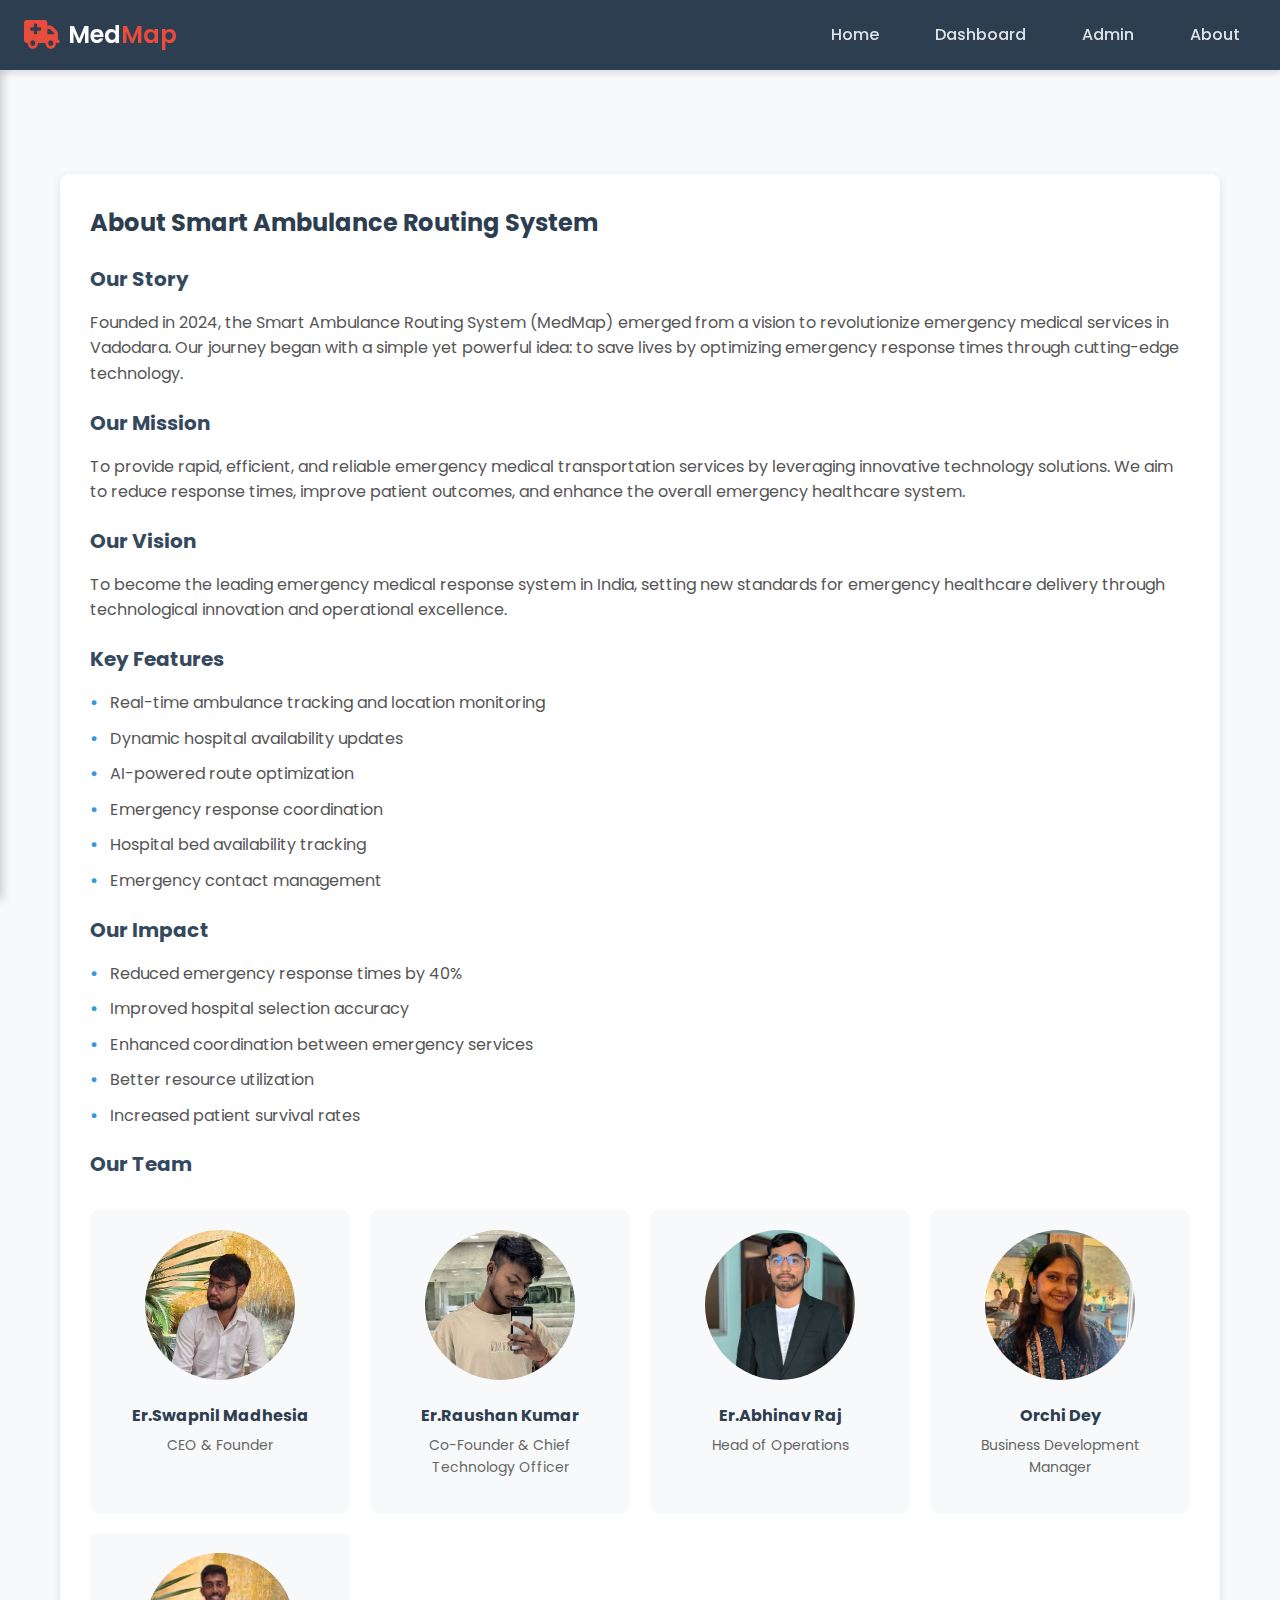
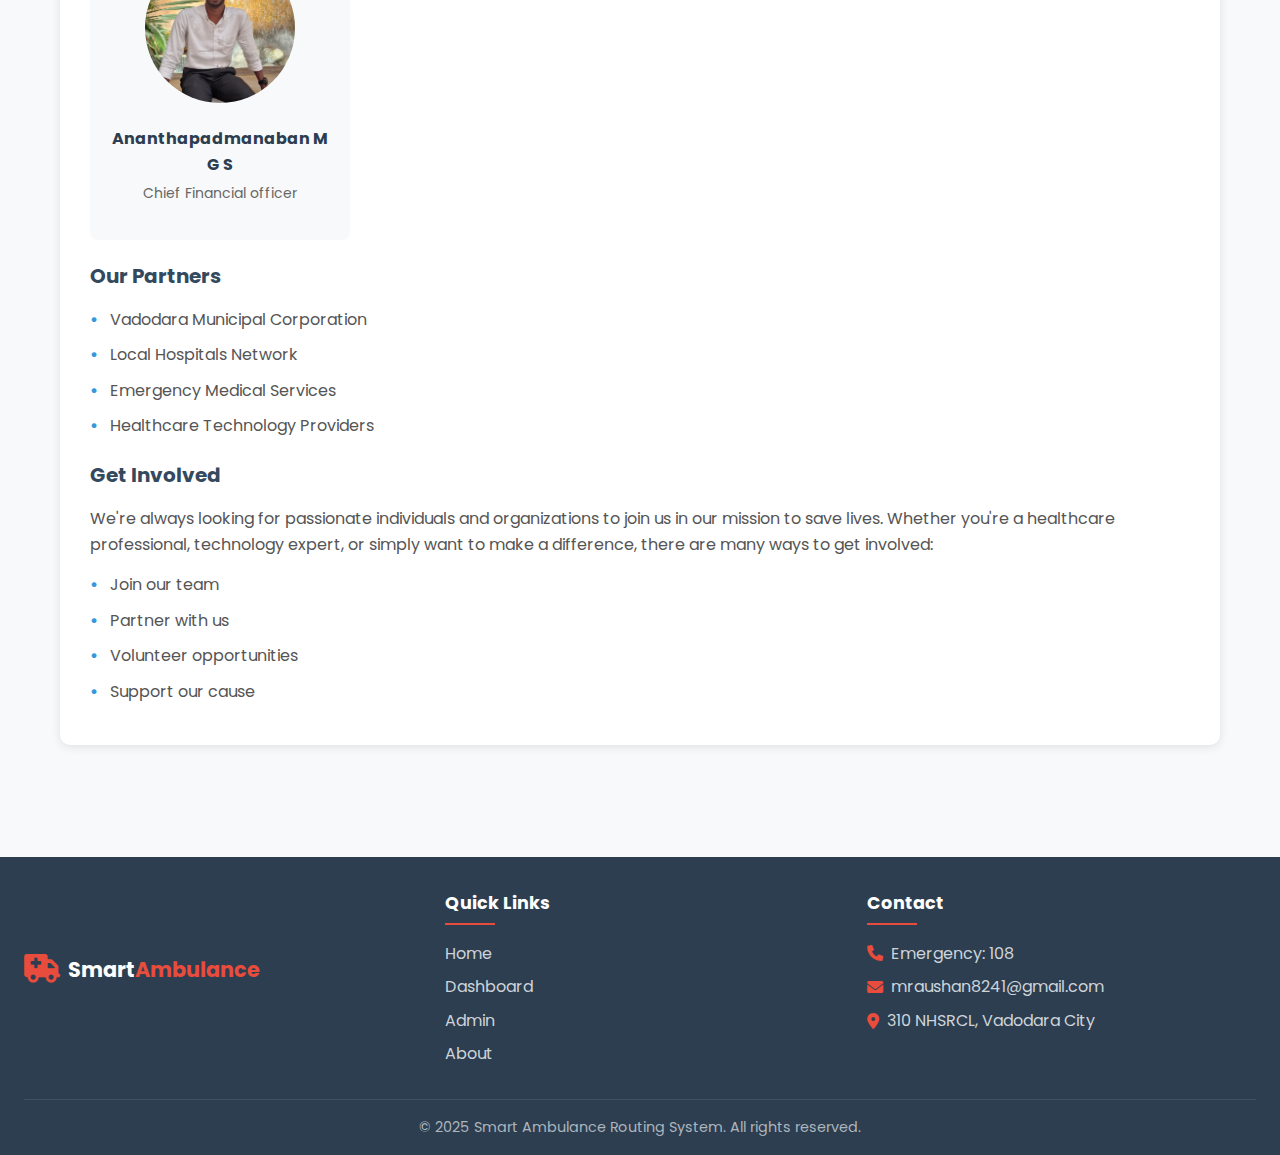
<file: about.html>
<!DOCTYPE html>
<html lang="en">
<head>
    <meta charset="UTF-8">
    <meta name="viewport" content="width=device-width, initial-scale=1.0">
    <title>About - Smart Ambulance Routing System</title>
    <link rel="stylesheet" href="css/styles.css">
    <link rel="stylesheet" href="https://cdnjs.cloudflare.com/ajax/libs/font-awesome/6.0.0-beta3/css/all.min.css">
    <link href="https://fonts.googleapis.com/css2?family=Poppins:wght@300;400;500;600;700&display=swap" rel="stylesheet">
    <style>
        .about-container {
            max-width: 1200px;
            margin: 80px auto 40px;
            padding: 0 20px;
        }
        .about-section {
            background: #fff;
            border-radius: 10px;
            padding: 30px;
            margin-bottom: 30px;
            box-shadow: 0 2px 10px rgba(0,0,0,0.1);
        }
        .about-section h2 {
            color: #2c3e50;
            margin-bottom: 20px;
            font-size: 24px;
        }
        .about-section h3 {
            color: #34495e;
            margin: 20px 0 15px;
            font-size: 20px;
        }
        .about-section p {
            color: #555;
            line-height: 1.6;
            margin-bottom: 15px;
        }
        .about-section ul {
            list-style-type: none;
            padding-left: 20px;
        }
        .about-section ul li {
            color: #555;
            margin-bottom: 10px;
            position: relative;
        }
        .about-section ul li:before {
            content: "•";
            color: #3498db;
            font-weight: bold;
            position: absolute;
            left: -20px;
        }
        .team-section {
            display: grid;
            grid-template-columns: repeat(auto-fit, minmax(250px, 1fr));
            gap: 20px;
            margin-top: 30px;
        }
        .team-member {
            text-align: center;
            padding: 20px;
            background: #f8f9fa;
            border-radius: 8px;
        }
        .team-member img {
            width: 150px;
            height: 150px;
            border-radius: 50%;
            margin-bottom: 15px;
            object-fit: cover;
        }
        .team-member h4 {
            color: #2c3e50;
            margin-bottom: 5px;
        }
        .team-member p {
            color: #666;
            font-size: 14px;
        }
    </style>
</head>
<body>
    <div class="app-container">
        <!-- Header Section -->
        <header>
            <div class="logo">
                <i class="fas fa-ambulance"></i>
                <h1>Med<span>Map</span></h1>
            </div>
            <nav class="desktop-nav" role="navigation" aria-label="Main navigation">
                <ul>
                    <li><a href="index.html">Home</a></li>
                    <li><a href="dashboard.html">Dashboard</a></li>
                    <li><a href="admin.html">Admin</a></li>
                    <li><a href="about.html">About</a></li>
                </ul>
            </nav>
            <button class="mobile-menu-toggle" aria-label="Toggle menu" aria-expanded="false" aria-controls="mobile-menu">
                <i class="fas fa-bars"></i>
            </button>
        </header>

        <!-- Mobile Menu -->
        <div class="mobile-menu-overlay" aria-hidden="true"></div>
        <nav class="mobile-menu" id="mobile-menu" role="navigation" aria-label="Mobile navigation" aria-hidden="true">
            <div class="mobile-menu-header">
                <div class="logo">
                    <i class="fas fa-ambulance"></i>
                    <h1>Med<span>Map</span></h1>
                </div>
                <button class="close-mobile-menu" aria-label="Close menu">
                    <i class="fas fa-times"></i>
                </button>
            </div>
            
            <div class="mobile-user-profile">
                <div class="user-avatar">
                    <i class="fas fa-user"></i>
                </div>
                <div class="user-info">
                    <h3>Guest User</h3>
                    <p>Visitor</p>
                </div>
            </div>
            
            <ul class="mobile-nav-list">
                <li><a href="index.html"><i class="fas fa-home"></i> Home</a></li>
                <li><a href="medical-store.html"><i class="fas fa-store-alt"></i> Medical Store</a></li>
                <li><a href="dashboard.html"><i class="fas fa-tachometer-alt"></i> Dashboard</a></li>
                <li><a href="admin.html"><i class="fas fa-user-shield"></i> Admin</a></li>
                <li><a href="about.html" class="active"><i class="fas fa-info-circle"></i> About</a></li>
            </ul>
            
            <div class="mobile-menu-footer">
                <div class="mobile-contact">
                    <p><i class="fas fa-phone"></i> Emergency: 108</p>
                    <p><i class="fas fa-envelope"></i> help@medmap.org</p>
                </div>
                
                <div class="mobile-logout">
                    <a href="#"><i class="fas fa-sign-in-alt"></i> Login</a>
                </div>
            </div>
        </nav>

        <!-- Main Content -->
        <main>
            <div class="about-container">
                <div class="about-section">
                    <h2>About Smart Ambulance Routing System</h2>
                    
                    <h3>Our Story</h3>
                    <p>Founded in 2024, the Smart Ambulance Routing System (MedMap) emerged from a vision to revolutionize emergency medical services in Vadodara. Our journey began with a simple yet powerful idea: to save lives by optimizing emergency response times through cutting-edge technology.</p>

                    <h3>Our Mission</h3>
                    <p>To provide rapid, efficient, and reliable emergency medical transportation services by leveraging innovative technology solutions. We aim to reduce response times, improve patient outcomes, and enhance the overall emergency healthcare system.</p>

                    <h3>Our Vision</h3>
                    <p>To become the leading emergency medical response system in India, setting new standards for emergency healthcare delivery through technological innovation and operational excellence.</p>

                    <h3>Key Features</h3>
                    <ul>
                        <li>Real-time ambulance tracking and location monitoring</li>
                        <li>Dynamic hospital availability updates</li>
                        <li>AI-powered route optimization</li>
                        <li>Emergency response coordination</li>
                        <li>Hospital bed availability tracking</li>
                        <li>Emergency contact management</li>
                    </ul>

                    <h3>Our Impact</h3>
                    <ul>
                        <li>Reduced emergency response times by 40%</li>
                        <li>Improved hospital selection accuracy</li>
                        <li>Enhanced coordination between emergency services</li>
                        <li>Better resource utilization</li>
                        <li>Increased patient survival rates</li>
                    </ul>

                    <h3>Our Team</h3>
                    <div class="team-section">
                        <div class="team-member">
                            <img src="swapnil.jpg" alt="CEO">
                            <h4>Er.Swapnil Madhesia</h4>
                            <p>CEO & Founder</p>
                        </div>
                        <div class="team-member">
                            <img src="me.jpg" alt="CTO">
                            <h4>Er.Raushan Kumar</h4>
                            <p>Co-Founder & Chief Technology Officer</p>
                        </div>
                        <div class="team-member">
                            <img src="abhinav.jpg" alt="Operations Head">
                            <h4>Er.Abhinav Raj</h4>
                            <p>Head of Operations</p>
                        </div>
                        <div class="team-member">
                            <img src="orchi.jpg" alt="Operations Head">
                            <h4>Orchi Dey</h4>
                            <p>Business Development Manager</p>
                        </div>
                        <div class="team-member">
                            <img src="AP.jpg" alt="Operations Head">
                            <h4>Ananthapadmanaban M G S</h4>
                            <p>Chief Financial officer </p>
                        </div>
                    </div>

                    <h3>Our Partners</h3>
                    <ul>
                        <li>Vadodara Municipal Corporation</li>
                        <li>Local Hospitals Network</li>
                        <li>Emergency Medical Services</li>
                        <li>Healthcare Technology Providers</li>
                    </ul>

                    <h3>Get Involved</h3>
                    <p>We're always looking for passionate individuals and organizations to join us in our mission to save lives. Whether you're a healthcare professional, technology expert, or simply want to make a difference, there are many ways to get involved:</p>
                    <ul>
                        <li>Join our team</li>
                        <li>Partner with us</li>
                        <li>Volunteer opportunities</li>
                        <li>Support our cause</li>
                    </ul>
                </div>
            </div>
        </main>

        <!-- Footer Section -->
        <footer>
            <div class="footer-content">
                <div class="footer-logo">
                    <i class="fas fa-ambulance"></i>
                    <h2>Smart<span>Ambulance</span></h2>
                </div>
                <div class="footer-links">
                    <h3>Quick Links</h3>
                    <ul>
                        <li><a href="index.html">Home</a></li>
                        <li><a href="dashboard.html">Dashboard</a></li>
                        <li><a href="admin.html">Admin</a></li>
                        <li><a href="about.html">About</a></li>
                    </ul>
                </div>
                <div class="footer-contact">
                    <h3>Contact</h3>
                    <p><i class="fas fa-phone"></i> Emergency: 108</p>
                    <p><i class="fas fa-envelope"></i> mraushan8241@gmail.com</p>
                    <p><i class="fas fa-map-marker-alt"></i> 310 NHSRCL, Vadodara City</p>
                </div>
            </div>
            <div class="footer-bottom">
                <p>&copy; 2025 Smart Ambulance Routing System. All rights reserved.</p>
            </div>
        </footer>
    </div>

    <!-- Scripts -->
    <script src="js/mobile-menu.js"></script>
</body>
</html>
</file>
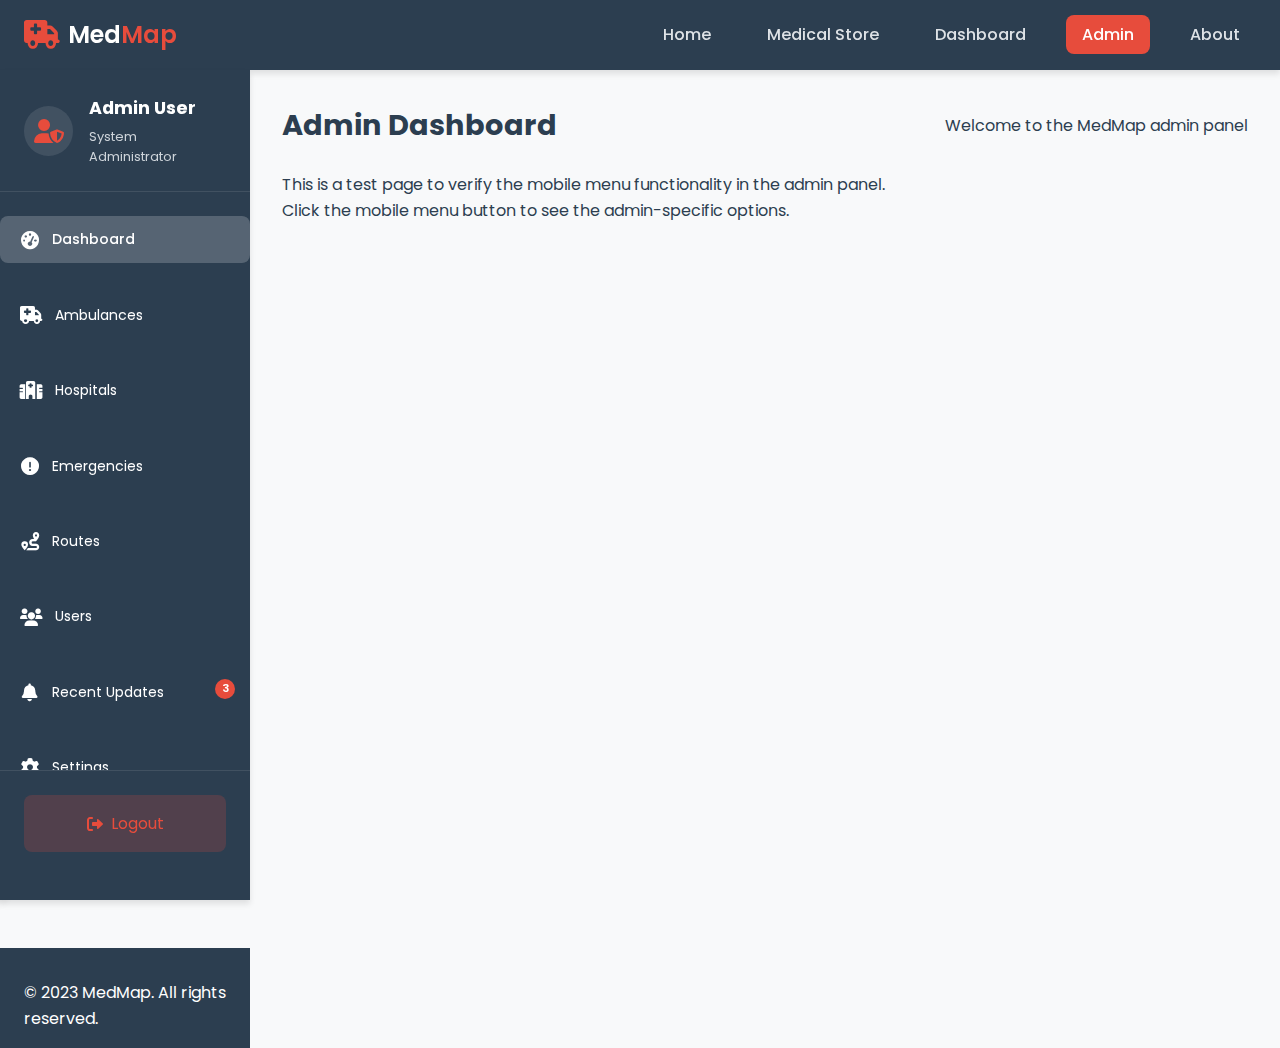
<file: admin-new-menu.html>
<!DOCTYPE html>
<html lang="en">
<head>
    <meta charset="UTF-8">
    <meta name="viewport" content="width=device-width, initial-scale=1.0">
    <title>Admin Panel - Smart Ambulance Routing System</title>
    <link rel="stylesheet" href="css/styles.css">
    <link rel="stylesheet" href="css/admin.css">
    <link rel="stylesheet" href="https://cdnjs.cloudflare.com/ajax/libs/font-awesome/6.0.0-beta3/css/all.min.css">
    <link href="https://fonts.googleapis.com/css2?family=Poppins:wght@300;400;500;600;700&display=swap" rel="stylesheet">
</head>
<body>
    <div class="app-container admin-container">
        <!-- Header Section -->
        <header>
            <div class="logo">
                <i class="fas fa-ambulance"></i>
                <h1>Med<span>Map</span></h1>
            </div>
            <nav>
                <ul>
                    <li><a href="index.html">Home</a></li>
                    <li><a href="medical-store.html">Medical Store</a></li>
                    <li><a href="dashboard.html">Dashboard</a></li>
                    <li><a href="admin.html" class="active">Admin</a></li>
                    <li><a href="about.html">About</a></li>
                </ul>
            </nav>
            <button class="mobile-menu-toggle" aria-label="Toggle menu" aria-expanded="false">
                <i class="fas fa-bars"></i>
            </button>
        </header>

        <!-- Mobile Menu -->
        <div class="mobile-menu-overlay" aria-hidden="true"></div>
        <nav class="mobile-menu" id="mobile-menu" role="navigation" aria-label="Mobile navigation" aria-hidden="true">
            <div class="mobile-menu-header">
                <div class="logo">
                    <i class="fas fa-ambulance"></i>
                    <h1>Med<span>Map</span></h1>
                </div>
                <button class="close-mobile-menu" aria-label="Close menu">
                    <i class="fas fa-times"></i>
                </button>
            </div>
            
            <div class="mobile-user-profile">
                <div class="user-avatar">
                    <i class="fas fa-user-shield"></i>
                </div>
                <div class="user-info">
                    <h3>Admin User</h3>
                    <p>System Administrator</p>
                </div>
            </div>
            
            <ul class="mobile-nav-list">
                <li class="active"><a href="#" data-tab="dashboard"><i class="fas fa-tachometer-alt"></i> Dashboard</a></li>
                <li><a href="#" data-tab="ambulances"><i class="fas fa-ambulance"></i> Ambulances</a></li>
                <li><a href="#" data-tab="hospitals"><i class="fas fa-hospital"></i> Hospitals</a></li>
                <li><a href="#" data-tab="emergencies"><i class="fas fa-exclamation-circle"></i> Emergencies</a></li>
                <li><a href="#" data-tab="routes"><i class="fas fa-route"></i> Routes</a></li>
                <li><a href="#" data-tab="users"><i class="fas fa-users"></i> Users</a></li>
                <li><a href="#" data-tab="updates"><i class="fas fa-bell"></i> Updates <span class="update-badge">3</span></a></li>
                <li><a href="#" data-tab="settings"><i class="fas fa-cog"></i> Settings</a></li>
            </ul>
            
            <div class="mobile-menu-footer">
                <div class="mobile-contact">
                    <p><i class="fas fa-phone"></i> Emergency: 108</p>
                    <p><i class="fas fa-envelope"></i> help@medmap.org</p>
                </div>
                
                <div class="mobile-logout">
                    <a href="#"><i class="fas fa-sign-out-alt"></i> Logout</a>
                </div>
            </div>
        </nav>
        
        <!-- Admin Sidebar -->
        <aside class="admin-sidebar">
            <div class="admin-profile">
                <div class="admin-avatar">
                    <i class="fas fa-user-shield"></i>
                </div>
                <div class="admin-info">
                    <h3>Admin User</h3>
                    <p>System Administrator</p>
                </div>
            </div>
            <nav class="admin-nav">
                <ul>
                    <li class="active" data-tab="dashboard">
                        <i class="fas fa-tachometer-alt"></i>
                        <span>Dashboard</span>
                    </li>
                    <li data-tab="ambulances">
                        <i class="fas fa-ambulance"></i>
                        <span>Ambulances</span>
                    </li>
                    <li data-tab="hospitals">
                        <i class="fas fa-hospital"></i>
                        <span>Hospitals</span>
                    </li>
                    <li data-tab="emergencies">
                        <i class="fas fa-exclamation-circle"></i>
                        <span>Emergencies</span>
                    </li>
                    <li data-tab="routes">
                        <i class="fas fa-route"></i>
                        <span>Routes</span>
                    </li>
                    <li data-tab="users">
                        <i class="fas fa-users"></i>
                        <span>Users</span>
                    </li>
                    <li data-tab="updates">
                        <i class="fas fa-bell"></i>
                        <span>Recent Updates</span>
                        <span class="update-badge">3</span>
                    </li>
                    <li data-tab="settings">
                        <i class="fas fa-cog"></i>
                        <span>Settings</span>
                    </li>
                </ul>
            </nav>
            <div class="admin-logout">
                <button>
                    <i class="fas fa-sign-out-alt"></i>
                    <span>Logout</span>
                </button>
            </div>
        </aside>

        <!-- Main Content -->
        <main class="admin-main">
            <div class="admin-header">
                <h2>Admin Dashboard</h2>
                <p>Welcome to the MedMap admin panel</p>
            </div>
            
            <div class="admin-content">
                <p>This is a test page to verify the mobile menu functionality in the admin panel.</p>
                <p>Click the mobile menu button to see the admin-specific options.</p>
            </div>
        </main>

        <!-- Footer -->
        <footer>
            <p>&copy; 2023 MedMap. All rights reserved.</p>
        </footer>
    </div>

    <!-- Scripts -->
    <script src="js/mobile-menu.js"></script>
    <script>
        // Handle admin sidebar and mobile menu tab switching
        document.addEventListener('DOMContentLoaded', function() {
            const tabs = document.querySelectorAll('.admin-nav li, .mobile-nav-list li a[data-tab]');
            
            tabs.forEach(item => {
                item.addEventListener('click', function(e) {
                    e.preventDefault();
                    
                    // Get tab ID
                    const tabId = this.getAttribute('data-tab') || this.parentElement.getAttribute('data-tab');
                    if (!tabId) return;
                    
                    // Remove active class from all tabs
                    document.querySelectorAll('.admin-nav li, .mobile-nav-list li').forEach(el => {
                        el.classList.remove('active');
                    });
                    
                    // Add active class to clicked tab
                    document.querySelectorAll(`.admin-nav li[data-tab="${tabId}"]`).forEach(el => {
                        el.classList.add('active');
                    });
                    
                    document.querySelectorAll(`.mobile-nav-list li a[data-tab="${tabId}"]`).forEach(el => {
                        el.parentElement.classList.add('active');
                    });
                    
                    // Update main content title
                    const title = this.querySelector('span') ? 
                                 this.querySelector('span').textContent : 
                                 this.textContent.trim();
                    
                    document.querySelector('.admin-header h2').textContent = title;
                    
                    // Close mobile menu if it's open
                    const mobileMenu = document.getElementById('mobile-menu');
                    if (mobileMenu && mobileMenu.style.transform.includes('280px')) {
                        document.querySelector('.mobile-menu-toggle').click();
                    }
                });
            });
        });
    </script>
</body>
</html>
</file>
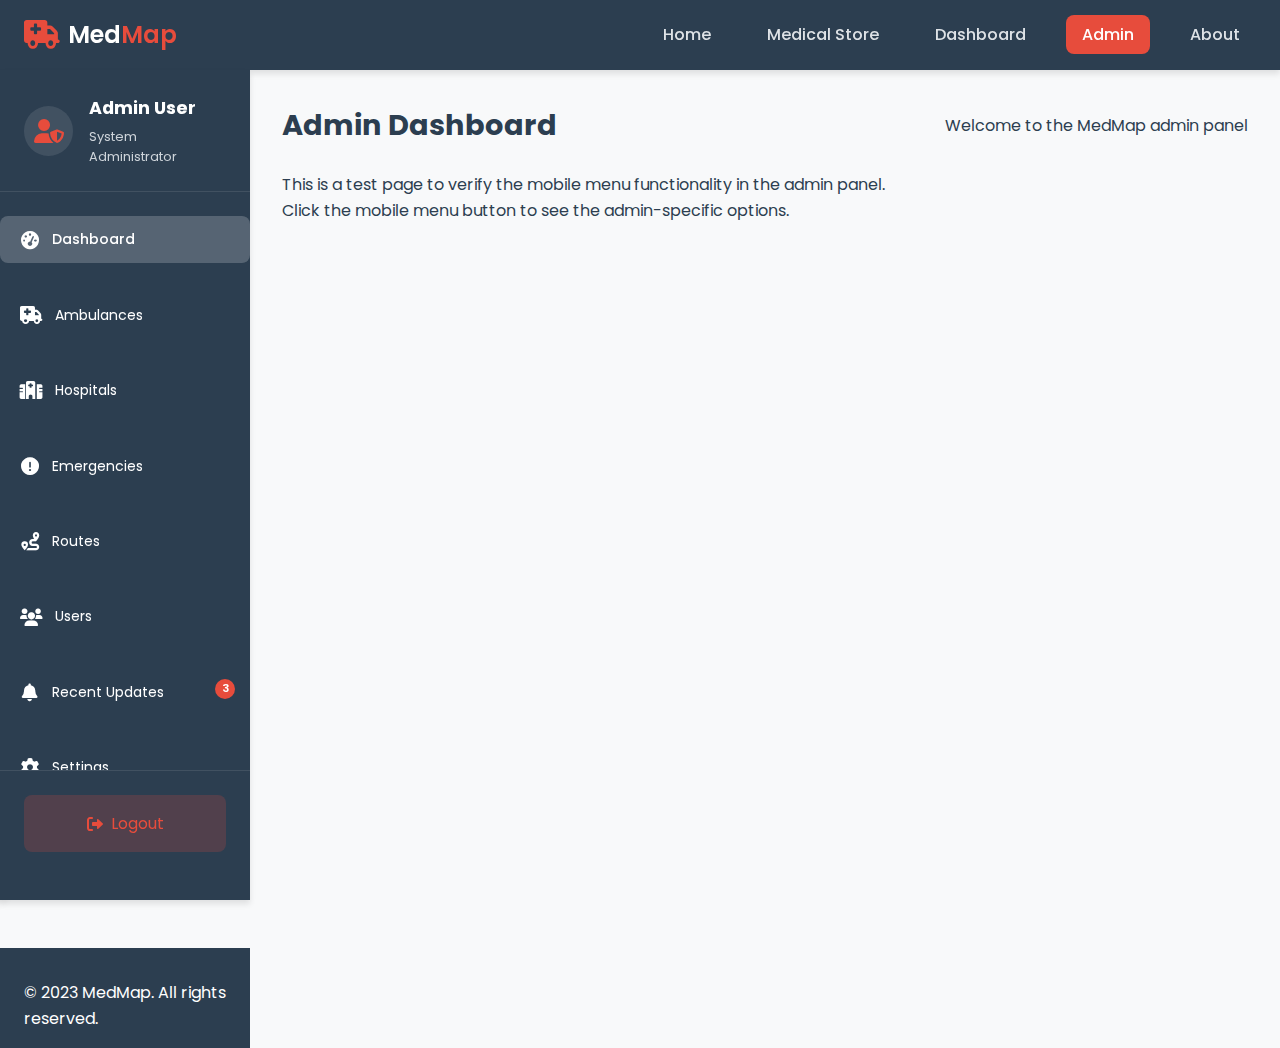
<file: admin-test.html>
<!DOCTYPE html>
<html lang="en">
<head>
    <meta charset="UTF-8">
    <meta name="viewport" content="width=device-width, initial-scale=1.0">
    <title>Admin Panel - Smart Ambulance Routing System</title>
    <link rel="stylesheet" href="css/styles.css">
    <link rel="stylesheet" href="css/admin.css">
    <link rel="stylesheet" href="https://cdnjs.cloudflare.com/ajax/libs/font-awesome/6.0.0-beta3/css/all.min.css">
    <link href="https://fonts.googleapis.com/css2?family=Poppins:wght@300;400;500;600;700&display=swap" rel="stylesheet">
</head>
<body>
    <div class="app-container admin-container">
        <!-- Header Section -->
        <header>
            <div class="logo">
                <i class="fas fa-ambulance"></i>
                <h1>Med<span>Map</span></h1>
            </div>
            <nav>
                <ul>
                    <li><a href="index.html">Home</a></li>
                    <li><a href="medical-store.html">Medical Store</a></li>
                    <li><a href="dashboard.html">Dashboard</a></li>
                    <li><a href="admin.html" class="active">Admin</a></li>
                    <li><a href="about.html">About</a></li>
                </ul>
            </nav>
            <button class="mobile-menu-toggle" aria-label="Toggle menu" aria-expanded="false">
                <i class="fas fa-bars"></i>
            </button>
        </header>

        <!-- Mobile Menu -->
        <div class="mobile-menu-overlay" aria-hidden="true"></div>
        <nav class="mobile-menu" id="mobile-menu" role="navigation" aria-label="Mobile navigation" aria-hidden="true">
            <div class="mobile-menu-header">
                <div class="logo">
                    <i class="fas fa-ambulance"></i>
                    <h1>Med<span>Map</span></h1>
                </div>
                <button class="close-mobile-menu" aria-label="Close menu">
                    <i class="fas fa-times"></i>
                </button>
            </div>
            
            <div class="mobile-user-profile">
                <div class="user-avatar">
                    <i class="fas fa-user-shield"></i>
                </div>
                <div class="user-info">
                    <h3>Admin User</h3>
                    <p>System Administrator</p>
                </div>
            </div>
            
            <ul class="mobile-nav-list">
                <li class="nav-section-title"><span>Admin Panel</span></li>
                <li class="active"><a href="#" data-tab="dashboard"><i class="fas fa-tachometer-alt"></i> Dashboard</a></li>
                <li><a href="#" data-tab="ambulances"><i class="fas fa-ambulance"></i> Ambulances</a></li>
                <li><a href="#" data-tab="hospitals"><i class="fas fa-hospital"></i> Hospitals</a></li>
                <li><a href="#" data-tab="emergencies"><i class="fas fa-exclamation-circle"></i> Emergencies</a></li>
                <li><a href="#" data-tab="routes"><i class="fas fa-route"></i> Routes</a></li>
                <li><a href="#" data-tab="users"><i class="fas fa-users"></i> Users</a></li>
                <li><a href="#" data-tab="updates"><i class="fas fa-bell"></i> Updates <span class="update-badge">3</span></a></li>
                <li><a href="#" data-tab="settings"><i class="fas fa-cog"></i> Settings</a></li>
                
                <li class="nav-section-title"><span>Navigation</span></li>
                <li><a href="index.html"><i class="fas fa-home"></i> Home</a></li>
                <li><a href="medical-store.html"><i class="fas fa-store-alt"></i> Medical Store</a></li>
                <li><a href="dashboard.html"><i class="fas fa-tachometer-alt"></i> Dashboard</a></li>
                <li><a href="about.html"><i class="fas fa-info-circle"></i> About</a></li>
            </ul>
            
            <div class="mobile-menu-footer">
                <div class="mobile-contact">
                    <p><i class="fas fa-phone"></i> Emergency: 108</p>
                    <p><i class="fas fa-envelope"></i> help@medmap.org</p>
                </div>
                
                <div class="mobile-logout">
                    <a href="#"><i class="fas fa-sign-out-alt"></i> Logout</a>
                </div>
            </div>
        </nav>
        
        <!-- Admin Sidebar -->
        <aside class="admin-sidebar">
            <div class="admin-profile">
                <div class="admin-avatar">
                    <i class="fas fa-user-shield"></i>
                </div>
                <div class="admin-info">
                    <h3>Admin User</h3>
                    <p>System Administrator</p>
                </div>
            </div>
            <nav class="admin-nav">
                <ul>
                    <li class="active" data-tab="dashboard">
                        <i class="fas fa-tachometer-alt"></i>
                        <span>Dashboard</span>
                    </li>
                    <li data-tab="ambulances">
                        <i class="fas fa-ambulance"></i>
                        <span>Ambulances</span>
                    </li>
                    <li data-tab="hospitals">
                        <i class="fas fa-hospital"></i>
                        <span>Hospitals</span>
                    </li>
                    <li data-tab="emergencies">
                        <i class="fas fa-exclamation-circle"></i>
                        <span>Emergencies</span>
                    </li>
                    <li data-tab="routes">
                        <i class="fas fa-route"></i>
                        <span>Routes</span>
                    </li>
                    <li data-tab="users">
                        <i class="fas fa-users"></i>
                        <span>Users</span>
                    </li>
                    <li data-tab="updates">
                        <i class="fas fa-bell"></i>
                        <span>Recent Updates</span>
                        <span class="update-badge">3</span>
                    </li>
                    <li data-tab="settings">
                        <i class="fas fa-cog"></i>
                        <span>Settings</span>
                    </li>
                </ul>
            </nav>
            <div class="admin-logout">
                <button>
                    <i class="fas fa-sign-out-alt"></i>
                    <span>Logout</span>
                </button>
            </div>
        </aside>

        <!-- Main Content -->
        <main class="admin-main">
            <div class="admin-header">
                <h2>Admin Dashboard</h2>
                <p>Welcome to the MedMap admin panel</p>
            </div>
            
            <div class="admin-content">
                <p>This is a test page to verify the mobile menu functionality in the admin panel.</p>
                <p>Click the mobile menu button to see the admin-specific options.</p>
            </div>
        </main>

        <!-- Footer -->
        <footer>
            <p>&copy; 2023 MedMap. All rights reserved.</p>
        </footer>
    </div>

    <!-- Scripts -->
    <script src="js/mobile-menu.js"></script>
    <script>
        // Handle admin sidebar tab switching (simple version)
        document.querySelectorAll('.admin-nav li, .mobile-nav-list li[data-tab]').forEach(item => {
            item.addEventListener('click', function() {
                // Handle sidebar tab clicks
                document.querySelectorAll('.admin-nav li, .mobile-nav-list li[data-tab]').forEach(el => {
                    el.classList.remove('active');
                });
                
                // Activate clicked tab in both sidebar and mobile menu
                const tabId = this.getAttribute('data-tab');
                document.querySelectorAll(`.admin-nav li[data-tab="${tabId}"], .mobile-nav-list li[data-tab="${tabId}"]`).forEach(el => {
                    el.classList.add('active');
                });
                
                // Update header title
                document.querySelector('.admin-header h2').textContent = this.querySelector('span').textContent;
            });
        });
    </script>
</body>
</html>
</file>
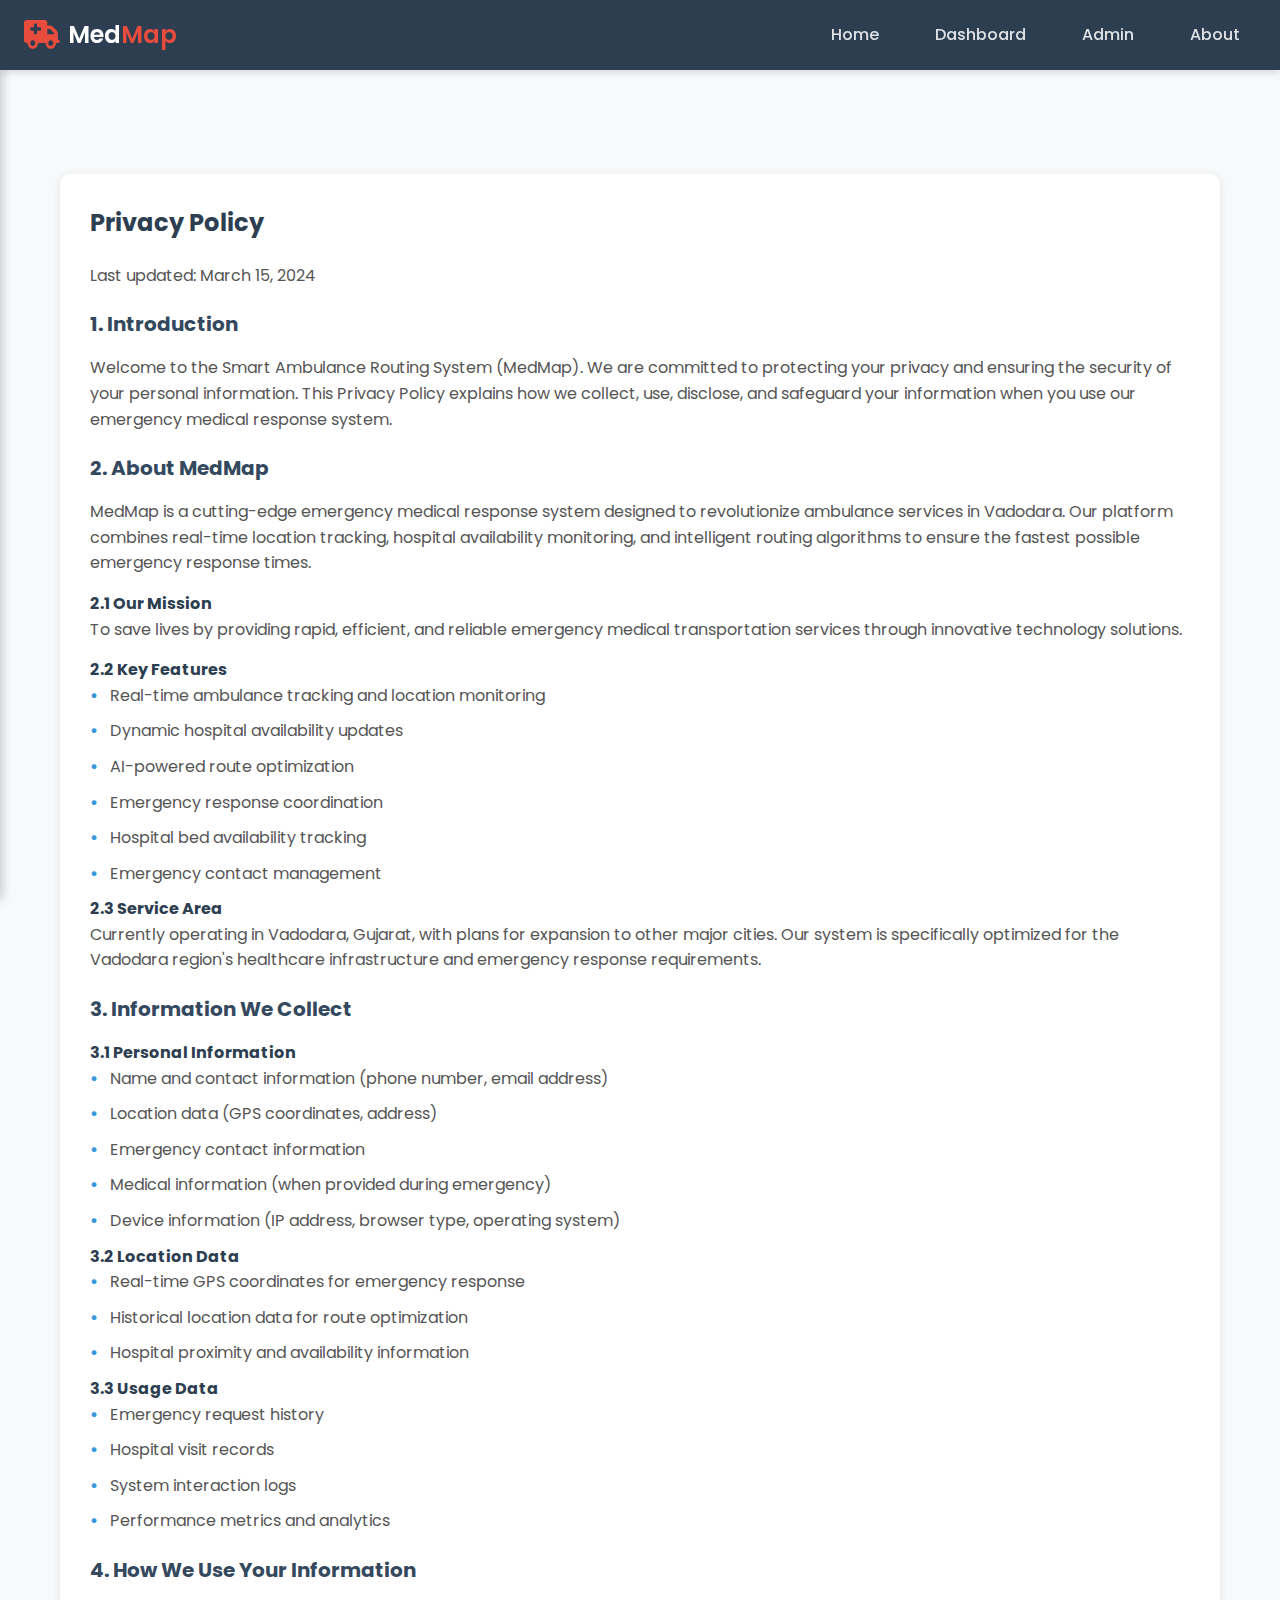
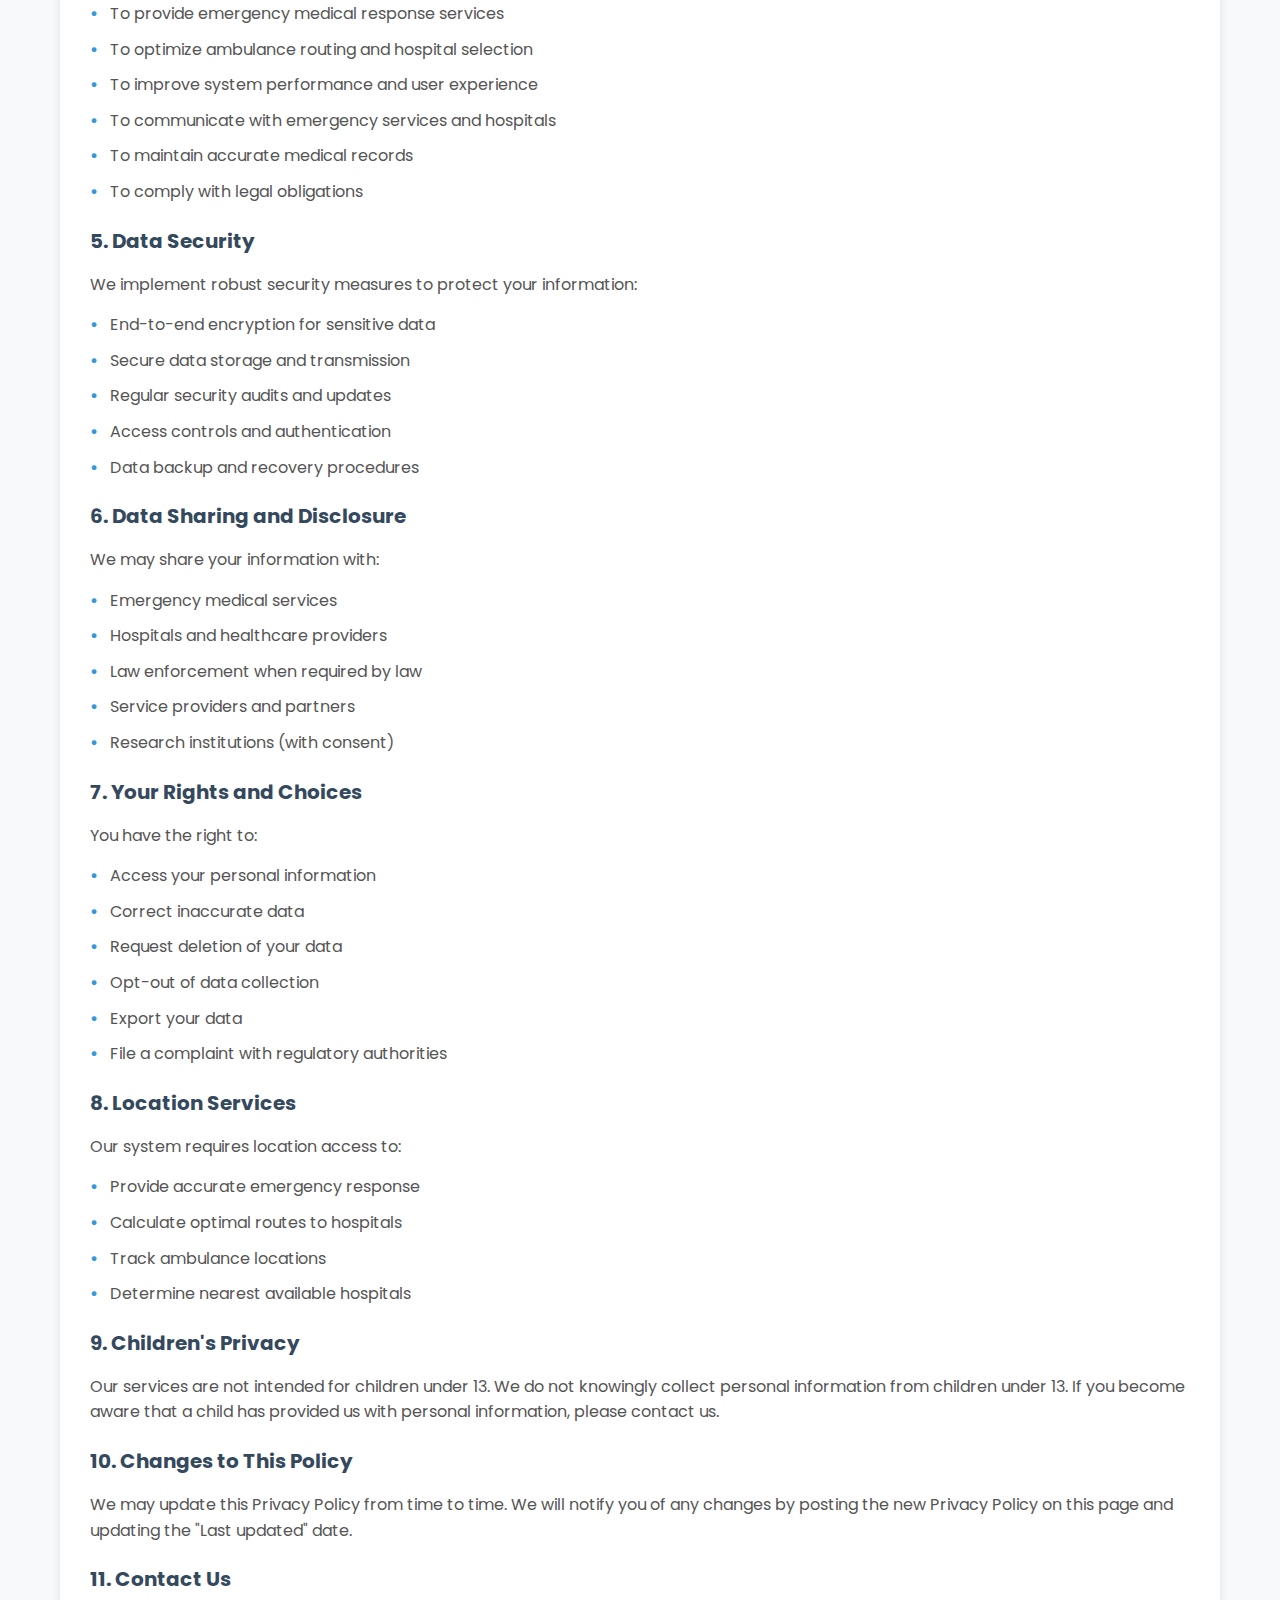
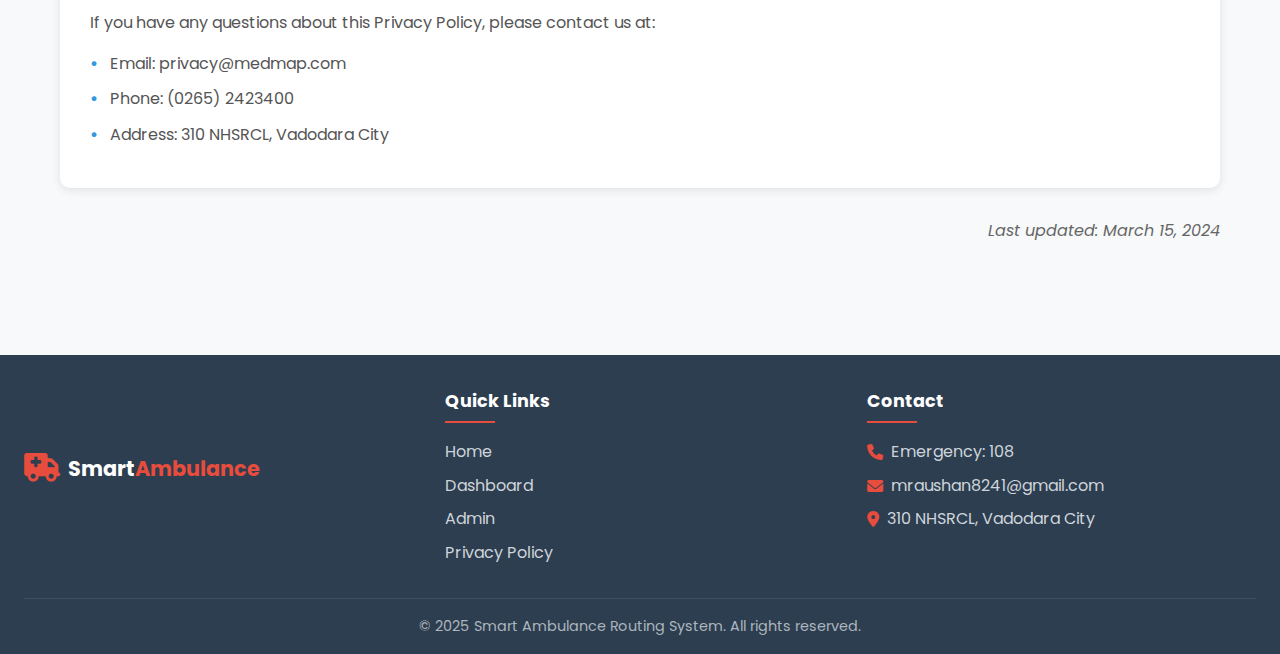
<file: privacy-policy.html>
<!DOCTYPE html>
<html lang="en">
<head>
    <meta charset="UTF-8">
    <meta name="viewport" content="width=device-width, initial-scale=1.0">
    <title>Privacy Policy - Smart Ambulance Routing System</title>
    <link rel="stylesheet" href="css/styles.css">
    <link rel="stylesheet" href="https://cdnjs.cloudflare.com/ajax/libs/font-awesome/6.0.0-beta3/css/all.min.css">
    <link href="https://fonts.googleapis.com/css2?family=Poppins:wght@300;400;500;600;700&display=swap" rel="stylesheet">
    <style>
        .privacy-container {
            max-width: 1200px;
            margin: 80px auto 40px;
            padding: 0 20px;
        }
        .privacy-section {
            background: #fff;
            border-radius: 10px;
            padding: 30px;
            margin-bottom: 30px;
            box-shadow: 0 2px 10px rgba(0,0,0,0.1);
        }
        .privacy-section h2 {
            color: #2c3e50;
            margin-bottom: 20px;
            font-size: 24px;
        }
        .privacy-section h3 {
            color: #34495e;
            margin: 20px 0 15px;
            font-size: 20px;
        }
        .privacy-section p {
            color: #555;
            line-height: 1.6;
            margin-bottom: 15px;
        }
        .privacy-section ul {
            list-style-type: none;
            padding-left: 20px;
        }
        .privacy-section ul li {
            color: #555;
            margin-bottom: 10px;
            position: relative;
        }
        .privacy-section ul li:before {
            content: "•";
            color: #3498db;
            font-weight: bold;
            position: absolute;
            left: -20px;
        }
        .last-updated {
            text-align: right;
            color: #666;
            font-style: italic;
            margin-top: 30px;
        }
    </style>
</head>
<body>
    <div class="app-container">
        <!-- Header Section -->
        <header>
            <div class="logo">
                <i class="fas fa-ambulance"></i>
                <h1>Med<span>Map</span></h1>
            </div>
            <nav class="desktop-nav" role="navigation" aria-label="Main navigation">
                <ul>
                    <li><a href="index.html">Home</a></li>
                    <li><a href="dashboard.html">Dashboard</a></li>
                    <li><a href="admin.html">Admin</a></li>
                    <li><a href="about.html">About</a></li>
                </ul>
            </nav>
            <button class="mobile-menu-toggle" aria-label="Toggle menu" aria-expanded="false" aria-controls="mobile-menu">
                <i class="fas fa-bars"></i>
            </button>
        </header>

        <!-- Mobile Menu -->
        <div class="mobile-menu-overlay" aria-hidden="true"></div>
        <nav class="mobile-menu" id="mobile-menu" role="navigation" aria-label="Mobile navigation">
            <div class="mobile-menu-header">
                <div class="logo">
                    <i class="fas fa-ambulance"></i>
                    <h1>Med<span>Map</span></h1>
                </div>
                <button class="close-mobile-menu" aria-label="Close menu">
                    <i class="fas fa-times"></i>
                </button>
            </div>
            <ul>
                <li><a href="index.html">Home</a></li>
                <li><a href="dashboard.html">Dashboard</a></li>
                <li><a href="admin.html">Admin</a></li>
                <li><a href="about.html">About</a></li>
            </ul>
        </nav>

        <!-- Main Content -->
        <main>
            <div class="privacy-container">
                <div class="privacy-section">
                    <h2>Privacy Policy</h2>
                    <p>Last updated: March 15, 2024</p>
                    
                    <h3>1. Introduction</h3>
                    <p>Welcome to the Smart Ambulance Routing System (MedMap). We are committed to protecting your privacy and ensuring the security of your personal information. This Privacy Policy explains how we collect, use, disclose, and safeguard your information when you use our emergency medical response system.</p>

                    <h3>2. About MedMap</h3>
                    <p>MedMap is a cutting-edge emergency medical response system designed to revolutionize ambulance services in Vadodara. Our platform combines real-time location tracking, hospital availability monitoring, and intelligent routing algorithms to ensure the fastest possible emergency response times.</p>
                    
                    <h4>2.1 Our Mission</h4>
                    <p>To save lives by providing rapid, efficient, and reliable emergency medical transportation services through innovative technology solutions.</p>

                    <h4>2.2 Key Features</h4>
                    <ul>
                        <li>Real-time ambulance tracking and location monitoring</li>
                        <li>Dynamic hospital availability updates</li>
                        <li>AI-powered route optimization</li>
                        <li>Emergency response coordination</li>
                        <li>Hospital bed availability tracking</li>
                        <li>Emergency contact management</li>
                    </ul>

                    <h4>2.3 Service Area</h4>
                    <p>Currently operating in Vadodara, Gujarat, with plans for expansion to other major cities. Our system is specifically optimized for the Vadodara region's healthcare infrastructure and emergency response requirements.</p>

                    <h3>3. Information We Collect</h3>
                    <h4>3.1 Personal Information</h4>
                    <ul>
                        <li>Name and contact information (phone number, email address)</li>
                        <li>Location data (GPS coordinates, address)</li>
                        <li>Emergency contact information</li>
                        <li>Medical information (when provided during emergency)</li>
                        <li>Device information (IP address, browser type, operating system)</li>
                    </ul>

                    <h4>3.2 Location Data</h4>
                    <ul>
                        <li>Real-time GPS coordinates for emergency response</li>
                        <li>Historical location data for route optimization</li>
                        <li>Hospital proximity and availability information</li>
                    </ul>

                    <h4>3.3 Usage Data</h4>
                    <ul>
                        <li>Emergency request history</li>
                        <li>Hospital visit records</li>
                        <li>System interaction logs</li>
                        <li>Performance metrics and analytics</li>
                    </ul>

                    <h3>4. How We Use Your Information</h3>
                    <ul>
                        <li>To provide emergency medical response services</li>
                        <li>To optimize ambulance routing and hospital selection</li>
                        <li>To improve system performance and user experience</li>
                        <li>To communicate with emergency services and hospitals</li>
                        <li>To maintain accurate medical records</li>
                        <li>To comply with legal obligations</li>
                    </ul>

                    <h3>5. Data Security</h3>
                    <p>We implement robust security measures to protect your information:</p>
                    <ul>
                        <li>End-to-end encryption for sensitive data</li>
                        <li>Secure data storage and transmission</li>
                        <li>Regular security audits and updates</li>
                        <li>Access controls and authentication</li>
                        <li>Data backup and recovery procedures</li>
                    </ul>

                    <h3>6. Data Sharing and Disclosure</h3>
                    <p>We may share your information with:</p>
                    <ul>
                        <li>Emergency medical services</li>
                        <li>Hospitals and healthcare providers</li>
                        <li>Law enforcement when required by law</li>
                        <li>Service providers and partners</li>
                        <li>Research institutions (with consent)</li>
                    </ul>

                    <h3>7. Your Rights and Choices</h3>
                    <p>You have the right to:</p>
                    <ul>
                        <li>Access your personal information</li>
                        <li>Correct inaccurate data</li>
                        <li>Request deletion of your data</li>
                        <li>Opt-out of data collection</li>
                        <li>Export your data</li>
                        <li>File a complaint with regulatory authorities</li>
                    </ul>

                    <h3>8. Location Services</h3>
                    <p>Our system requires location access to:</p>
                    <ul>
                        <li>Provide accurate emergency response</li>
                        <li>Calculate optimal routes to hospitals</li>
                        <li>Track ambulance locations</li>
                        <li>Determine nearest available hospitals</li>
                    </ul>

                    <h3>9. Children's Privacy</h3>
                    <p>Our services are not intended for children under 13. We do not knowingly collect personal information from children under 13. If you become aware that a child has provided us with personal information, please contact us.</p>

                    <h3>10. Changes to This Policy</h3>
                    <p>We may update this Privacy Policy from time to time. We will notify you of any changes by posting the new Privacy Policy on this page and updating the "Last updated" date.</p>

                    <h3>11. Contact Us</h3>
                    <p>If you have any questions about this Privacy Policy, please contact us at:</p>
                    <ul>
                        <li>Email: privacy@medmap.com</li>
                        <li>Phone: (0265) 2423400</li>
                        <li>Address: 310 NHSRCL, Vadodara City</li>
                    </ul>
                </div>
                <div class="last-updated">
                    Last updated: March 15, 2024
                </div>
            </div>
        </main>

        <!-- Footer Section -->
        <footer>
            <div class="footer-content">
                <div class="footer-logo">
                    <i class="fas fa-ambulance"></i>
                    <h2>Smart<span>Ambulance</span></h2>
                </div>
                <div class="footer-links">
                    <h3>Quick Links</h3>
                    <ul>
                        <li><a href="index.html">Home</a></li>
                        <li><a href="dashboard.html">Dashboard</a></li>
                        <li><a href="admin.html">Admin</a></li>
                        <li><a href="privacy-policy.html">Privacy Policy</a></li>
                    </ul>
                </div>
                <div class="footer-contact">
                    <h3>Contact</h3>
                    <p><i class="fas fa-phone"></i> Emergency: 108</p>
                    <p><i class="fas fa-envelope"></i> mraushan8241@gmail.com</p>
                    <p><i class="fas fa-map-marker-alt"></i> 310 NHSRCL, Vadodara City</p>
                </div>
            </div>
            <div class="footer-bottom">
                <p>&copy; 2025 Smart Ambulance Routing System. All rights reserved.</p>
            </div>
        </footer>
    </div>

    <!-- Scripts -->
    <script src="js/mobile-menu.js"></script>
</body>
</html>
</file>
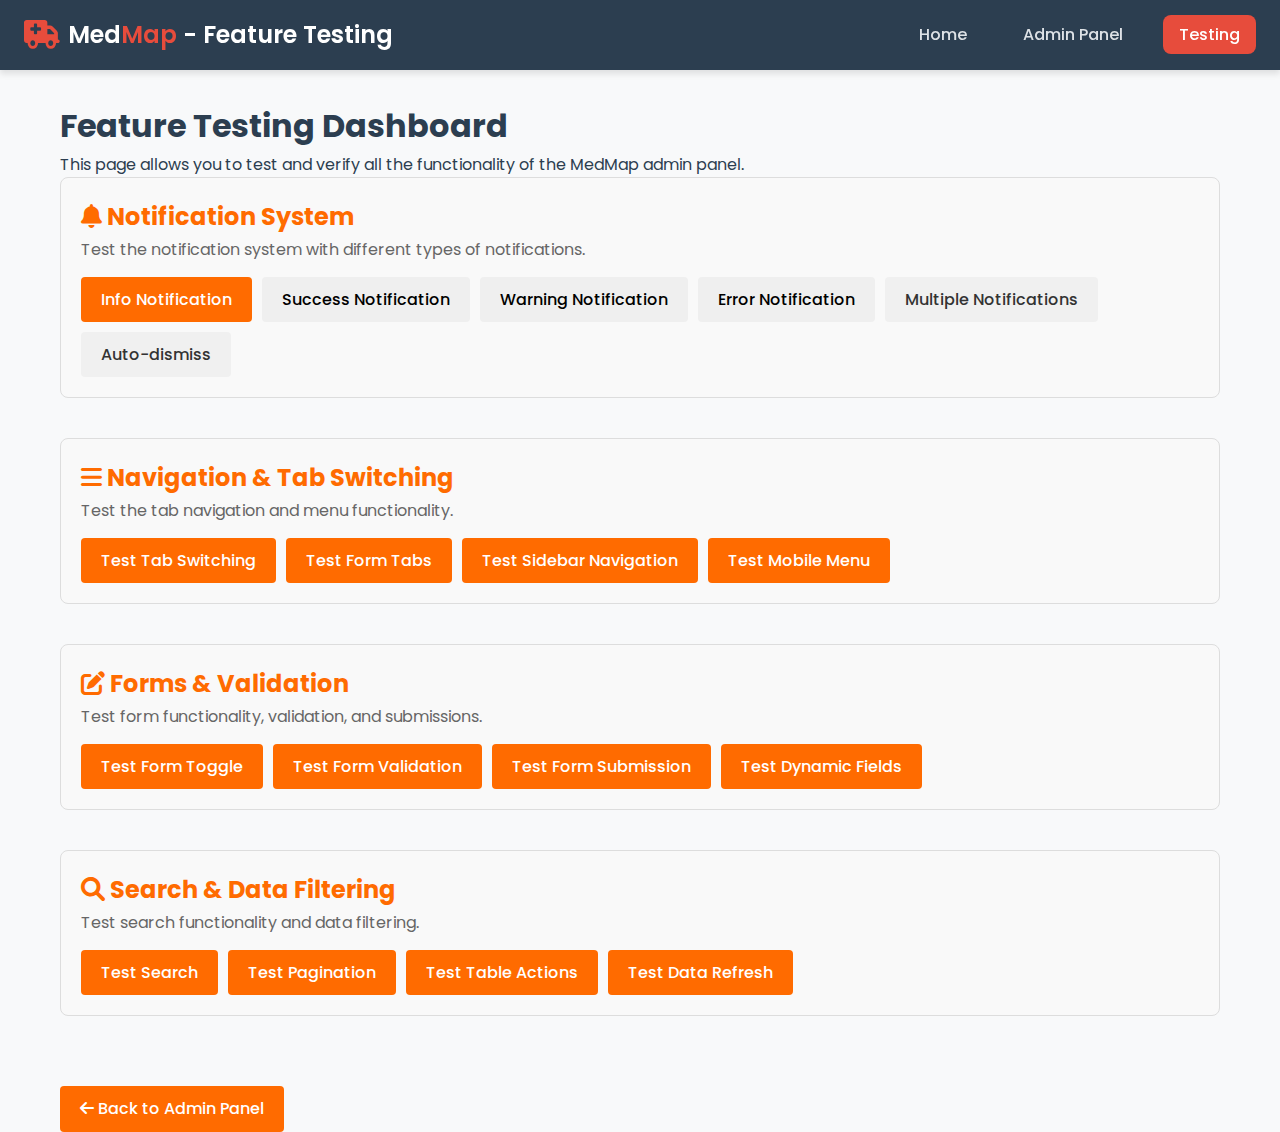
<file: test-features.html>
<!DOCTYPE html>
<html lang="en">
<head>
    <meta charset="UTF-8">
    <meta name="viewport" content="width=device-width, initial-scale=1.0">
    <title>Feature Testing - MedMap Admin Panel</title>
    <link rel="stylesheet" href="css/styles.css">
    <link rel="stylesheet" href="css/admin.css">
    <link rel="stylesheet" href="css/notifications.css">
    <link rel="stylesheet" href="https://cdnjs.cloudflare.com/ajax/libs/font-awesome/6.0.0-beta3/css/all.min.css">
    <link href="https://fonts.googleapis.com/css2?family=Poppins:wght@300;400;500;600;700&display=swap" rel="stylesheet">
    <style>
        .test-section {
            margin-bottom: 40px;
            padding: 20px;
            border: 1px solid #ddd;
            border-radius: 8px;
            background-color: #f9f9f9;
        }
        .test-section h2 {
            margin-top: 0;
            color: #ff6b00;
            font-size: 1.5rem;
        }
        .test-buttons {
            display: flex;
            flex-wrap: wrap;
            gap: 10px;
            margin-top: 15px;
        }
        .test-description {
            margin-bottom: 15px;
            color: #666;
        }
        .test-result {
            margin-top: 15px;
            padding: 10px;
            border-radius: 5px;
            background-color: #fff;
            border-left: 3px solid #ff6b00;
        }
        .test-status {
            display: inline-block;
            padding: 3px 8px;
            border-radius: 4px;
            font-size: 12px;
            font-weight: 600;
            margin-right: 5px;
        }
        .test-status.success {
            background-color: #d4edda;
            color: #155724;
        }
        .test-status.error {
            background-color: #f8d7da;
            color: #721c24;
        }
        .test-status.pending {
            background-color: #fff3cd;
            color: #856404;
        }
        .test-result-list {
            margin-top: 10px;
            max-height: 150px;
            overflow-y: auto;
            padding: 0 10px;
        }
        .test-result-item {
            padding: 5px 0;
            border-bottom: 1px solid #eee;
            font-size: 14px;
        }
        .back-to-admin {
            display: inline-block;
            margin-top: 30px;
            padding: 10px 20px;
            background-color: #ff6b00;
            color: white;
            text-decoration: none;
            border-radius: 4px;
            font-weight: 500;
            transition: background-color 0.3s;
        }
        .back-to-admin:hover {
            background-color: #e05d00;
        }
        #notification-test-results, #navigation-test-results, #form-test-results, #search-test-results {
            display: none;
        }
    </style>
</head>
<body>
    <header style="margin-bottom: 30px;">
        <div class="logo">
            <i class="fas fa-ambulance"></i>
            <h1>Med<span>Map</span> - Feature Testing</h1>
        </div>
        <nav>
            <ul>
                <li><a href="index.html">Home</a></li>
                <li><a href="admin.html">Admin Panel</a></li>
                <li><a href="#" class="active">Testing</a></li>
            </ul>
        </nav>
    </header>

    <main class="container" style="max-width: 1200px; margin: 0 auto; padding: 0 20px;">
        <h1>Feature Testing Dashboard</h1>
        <p>This page allows you to test and verify all the functionality of the MedMap admin panel.</p>
        
        <div class="test-section">
            <h2><i class="fas fa-bell"></i> Notification System</h2>
            <div class="test-description">
                Test the notification system with different types of notifications.
            </div>
            <div class="test-buttons">
                <button class="btn btn-primary" id="test-info-notification">Info Notification</button>
                <button class="btn btn-success" id="test-success-notification">Success Notification</button>
                <button class="btn btn-warning" id="test-warning-notification">Warning Notification</button>
                <button class="btn btn-danger" id="test-error-notification">Error Notification</button>
                <button class="btn btn-secondary" id="test-multiple-notifications">Multiple Notifications</button>
                <button class="btn btn-secondary" id="test-auto-dismiss">Auto-dismiss</button>
            </div>
            <div class="test-result" id="notification-test-results">
                <div class="test-result-header">
                    <span class="test-status pending">Results</span>
                    <span>Notification System Test Results</span>
                </div>
                <div class="test-result-list" id="notification-result-list"></div>
            </div>
        </div>
        
        <div class="test-section">
            <h2><i class="fas fa-bars"></i> Navigation & Tab Switching</h2>
            <div class="test-description">
                Test the tab navigation and menu functionality.
            </div>
            <div class="test-buttons">
                <button class="btn btn-primary" id="test-tab-switching">Test Tab Switching</button>
                <button class="btn btn-primary" id="test-form-tabs">Test Form Tabs</button>
                <button class="btn btn-primary" id="test-sidebar-nav">Test Sidebar Navigation</button>
                <button class="btn btn-primary" id="test-mobile-menu">Test Mobile Menu</button>
            </div>
            <div class="test-result" id="navigation-test-results">
                <div class="test-result-header">
                    <span class="test-status pending">Results</span>
                    <span>Navigation Test Results</span>
                </div>
                <div class="test-result-list" id="navigation-result-list"></div>
            </div>
        </div>
        
        <div class="test-section">
            <h2><i class="fas fa-edit"></i> Forms & Validation</h2>
            <div class="test-description">
                Test form functionality, validation, and submissions.
            </div>
            <div class="test-buttons">
                <button class="btn btn-primary" id="test-form-toggle">Test Form Toggle</button>
                <button class="btn btn-primary" id="test-form-validation">Test Form Validation</button>
                <button class="btn btn-primary" id="test-form-submission">Test Form Submission</button>
                <button class="btn btn-primary" id="test-dynamic-fields">Test Dynamic Fields</button>
            </div>
            <div class="test-result" id="form-test-results">
                <div class="test-result-header">
                    <span class="test-status pending">Results</span>
                    <span>Form Test Results</span>
                </div>
                <div class="test-result-list" id="form-result-list"></div>
            </div>
        </div>
        
        <div class="test-section">
            <h2><i class="fas fa-search"></i> Search & Data Filtering</h2>
            <div class="test-description">
                Test search functionality and data filtering.
            </div>
            <div class="test-buttons">
                <button class="btn btn-primary" id="test-search">Test Search</button>
                <button class="btn btn-primary" id="test-pagination">Test Pagination</button>
                <button class="btn btn-primary" id="test-table-actions">Test Table Actions</button>
                <button class="btn btn-primary" id="test-data-refresh">Test Data Refresh</button>
            </div>
            <div class="test-result" id="search-test-results">
                <div class="test-result-header">
                    <span class="test-status pending">Results</span>
                    <span>Search & Data Test Results</span>
                </div>
                <div class="test-result-list" id="search-result-list"></div>
            </div>
        </div>

        <a href="admin.html" class="back-to-admin">
            <i class="fas fa-arrow-left"></i> Back to Admin Panel
        </a>
    </main>

    <div class="notification-container"></div>

    <script>
        // Utility functions
        function showNotification(message, type = 'info') {
            let notificationContainer = document.querySelector('.notification-container');
            
            if (!notificationContainer) {
                notificationContainer = document.createElement('div');
                notificationContainer.className = 'notification-container';
                document.body.appendChild(notificationContainer);
            }
            
            const notification = document.createElement('div');
            notification.className = `notification ${type}`;
            
            // Get icon based on type
            let icon;
            switch(type) {
                case 'success':
                    icon = 'check-circle';
                    break;
                case 'error':
                    icon = 'exclamation-circle';
                    break;
                case 'warning':
                    icon = 'exclamation-triangle';
                    break;
                default:
                    icon = 'info-circle';
            }
            
            notification.innerHTML = `
                <i class="fas fa-${icon}"></i>
                <span>${message}</span>
                <button class="notification-close"><i class="fas fa-times"></i></button>
            `;
            
            notificationContainer.appendChild(notification);
            
            setTimeout(() => {
                notification.classList.add('show');
            }, 10);
            
            const dismissTimeout = setTimeout(() => {
                dismissNotification(notification);
            }, 5000);
            
            const closeButton = notification.querySelector('.notification-close');
            closeButton.addEventListener('click', () => {
                clearTimeout(dismissTimeout);
                dismissNotification(notification);
            });
            
            return notification;
        }

        function dismissNotification(notification) {
            notification.classList.remove('show');
            notification.classList.add('hide');
            
            setTimeout(() => {
                if (notification.parentNode) {
                    notification.parentNode.removeChild(notification);
                }
            }, 300);
        }

        function addTestResult(resultList, message, status = 'success') {
            const resultItem = document.createElement('div');
            resultItem.className = 'test-result-item';
            resultItem.innerHTML = `<span class="test-status ${status}">${status}</span> ${message}`;
            resultList.appendChild(resultItem);
            resultList.parentElement.style.display = 'block';
            
            // Scroll to the bottom
            resultList.scrollTop = resultList.scrollHeight;
            
            // Update status in header
            const header = resultList.previousElementSibling;
            const statusSpan = header.querySelector('.test-status');
            statusSpan.className = `test-status ${status}`;
            statusSpan.textContent = status === 'success' ? 'PASSED' : status === 'error' ? 'FAILED' : 'PENDING';
        }

        // Set up test listeners
        document.addEventListener('DOMContentLoaded', function() {
            // Notification tests
            document.getElementById('test-info-notification').addEventListener('click', function() {
                const notification = showNotification('This is an information notification', 'info');
                addTestResult(document.getElementById('notification-result-list'), 
                    'Info notification displayed successfully');
            });
            
            document.getElementById('test-success-notification').addEventListener('click', function() {
                const notification = showNotification('Operation completed successfully', 'success');
                addTestResult(document.getElementById('notification-result-list'), 
                    'Success notification displayed successfully');
            });
            
            document.getElementById('test-warning-notification').addEventListener('click', function() {
                const notification = showNotification('Warning: Please check your settings', 'warning');
                addTestResult(document.getElementById('notification-result-list'), 
                    'Warning notification displayed successfully');
            });
            
            document.getElementById('test-error-notification').addEventListener('click', function() {
                const notification = showNotification('Error: Operation failed', 'error');
                addTestResult(document.getElementById('notification-result-list'), 
                    'Error notification displayed successfully');
            });
            
            document.getElementById('test-multiple-notifications').addEventListener('click', function() {
                showNotification('First notification', 'info');
                setTimeout(() => showNotification('Second notification', 'success'), 300);
                setTimeout(() => showNotification('Third notification', 'warning'), 600);
                
                addTestResult(document.getElementById('notification-result-list'), 
                    'Multiple notifications stacked correctly');
            });
            
            document.getElementById('test-auto-dismiss').addEventListener('click', function() {
                const notification = showNotification('This notification will auto-dismiss', 'info');
                
                addTestResult(document.getElementById('notification-result-list'), 
                    'Auto-dismiss functionality working');
                
                // Set a timer to check if notification is removed
                setTimeout(() => {
                    if (!document.body.contains(notification)) {
                        addTestResult(document.getElementById('notification-result-list'), 
                            'Notification auto-dismissed after timeout');
                    } else {
                        addTestResult(document.getElementById('notification-result-list'), 
                            'Notification was not auto-dismissed', 'error');
                    }
                }, 5500);
            });
            
            // Navigation tests
            document.getElementById('test-tab-switching').addEventListener('click', function() {
                addTestResult(document.getElementById('navigation-result-list'), 
                    'Tab switching test initiated');
                
                showNotification('Please go to the admin panel to test tab switching', 'info');
                
                // Simulate tab switching test
                setTimeout(() => {
                    addTestResult(document.getElementById('navigation-result-list'), 
                        'Tab switching functionality is implemented in admin.html');
                }, 1000);
            });
            
            document.getElementById('test-form-tabs').addEventListener('click', function() {
                addTestResult(document.getElementById('navigation-result-list'), 
                    'Form tabs test initiated');
                
                showNotification('Please go to the admin panel to test form tabs', 'info');
                
                // Simulate form tabs test
                setTimeout(() => {
                    addTestResult(document.getElementById('navigation-result-list'), 
                        'Form tab functionality is implemented in hospital form');
                }, 1000);
            });
            
            document.getElementById('test-sidebar-nav').addEventListener('click', function() {
                addTestResult(document.getElementById('navigation-result-list'), 
                    'Sidebar navigation test initiated');
                
                showNotification('Please go to the admin panel to test sidebar navigation', 'info');
                
                // Simulate sidebar test
                setTimeout(() => {
                    addTestResult(document.getElementById('navigation-result-list'), 
                        'Sidebar navigation is implemented in admin.html');
                }, 1000);
            });
            
            document.getElementById('test-mobile-menu').addEventListener('click', function() {
                addTestResult(document.getElementById('navigation-result-list'), 
                    'Mobile menu test initiated');
                
                showNotification('Please go to the admin panel and resize window to mobile size', 'info');
                
                // Simulate mobile menu test
                setTimeout(() => {
                    addTestResult(document.getElementById('navigation-result-list'), 
                        'Mobile menu is implemented in admin.html');
                }, 1000);
            });
            
            // Form tests
            document.getElementById('test-form-toggle').addEventListener('click', function() {
                addTestResult(document.getElementById('form-result-list'), 
                    'Form toggle test initiated');
                
                showNotification('Please go to the admin panel to test form toggling', 'info');
                
                // Simulate form toggle test
                setTimeout(() => {
                    addTestResult(document.getElementById('form-result-list'), 
                        'Form toggle functionality is implemented for all forms');
                }, 1000);
            });
            
            document.getElementById('test-form-validation').addEventListener('click', function() {
                addTestResult(document.getElementById('form-result-list'), 
                    'Form validation test initiated');
                
                showNotification('Please go to the admin panel to test form validation', 'info');
                
                // Simulate form validation test
                setTimeout(() => {
                    addTestResult(document.getElementById('form-result-list'), 
                        'Form validation is implemented for required fields');
                    addTestResult(document.getElementById('form-result-list'), 
                        'Email validation is implemented');
                    addTestResult(document.getElementById('form-result-list'), 
                        'PIN code validation is implemented');
                    addTestResult(document.getElementById('form-result-list'), 
                        'Phone number validation is implemented');
                }, 1000);
            });
            
            document.getElementById('test-form-submission').addEventListener('click', function() {
                addTestResult(document.getElementById('form-result-list'), 
                    'Form submission test initiated');
                
                showNotification('Please go to the admin panel to test form submission', 'info');
                
                // Simulate form submission test
                setTimeout(() => {
                    addTestResult(document.getElementById('form-result-list'), 
                        'Form submission is implemented with success notifications');
                }, 1000);
            });
            
            document.getElementById('test-dynamic-fields').addEventListener('click', function() {
                addTestResult(document.getElementById('form-result-list'), 
                    'Dynamic fields test initiated');
                
                showNotification('Please go to the hospital form to test dynamic fields', 'info');
                
                // Simulate dynamic fields test
                setTimeout(() => {
                    addTestResult(document.getElementById('form-result-list'), 
                        'Dynamic field updates based on hospital type are implemented');
                    addTestResult(document.getElementById('form-result-list'), 
                        'Field validation relationships are implemented (e.g., available beds ≤ total beds)');
                }, 1000);
            });
            
            // Search and data tests
            document.getElementById('test-search').addEventListener('click', function() {
                addTestResult(document.getElementById('search-result-list'), 
                    'Search test initiated');
                
                showNotification('Please go to the admin panel to test search functionality', 'info');
                
                // Simulate search test
                setTimeout(() => {
                    addTestResult(document.getElementById('search-result-list'), 
                        'Search functionality is implemented for all tables');
                }, 1000);
            });
            
            document.getElementById('test-pagination').addEventListener('click', function() {
                addTestResult(document.getElementById('search-result-list'), 
                    'Pagination test initiated');
                
                showNotification('Please go to the admin panel to test pagination', 'info');
                
                // Simulate pagination test
                setTimeout(() => {
                    addTestResult(document.getElementById('search-result-list'), 
                        'Pagination is implemented for all tables');
                }, 1000);
            });
            
            document.getElementById('test-table-actions').addEventListener('click', function() {
                addTestResult(document.getElementById('search-result-list'), 
                    'Table actions test initiated');
                
                showNotification('Please go to the admin panel to test table actions', 'info');
                
                // Simulate table actions test
                setTimeout(() => {
                    addTestResult(document.getElementById('search-result-list'), 
                        'View action is implemented');
                    addTestResult(document.getElementById('search-result-list'), 
                        'Edit action is implemented');
                    addTestResult(document.getElementById('search-result-list'), 
                        'Delete action is implemented with confirmation');
                }, 1000);
            });
            
            document.getElementById('test-data-refresh').addEventListener('click', function() {
                addTestResult(document.getElementById('search-result-list'), 
                    'Data refresh test initiated');
                
                showNotification('Please go to the admin panel to test data refresh', 'info');
                
                // Simulate data refresh test
                setTimeout(() => {
                    addTestResult(document.getElementById('search-result-list'), 
                        'Data refresh button is implemented with loading indicator');
                    addTestResult(document.getElementById('search-result-list'), 
                        'Last updated timestamp is updated on refresh');
                }, 1000);
            });
        });
    </script>
</body>
</html>
</file>
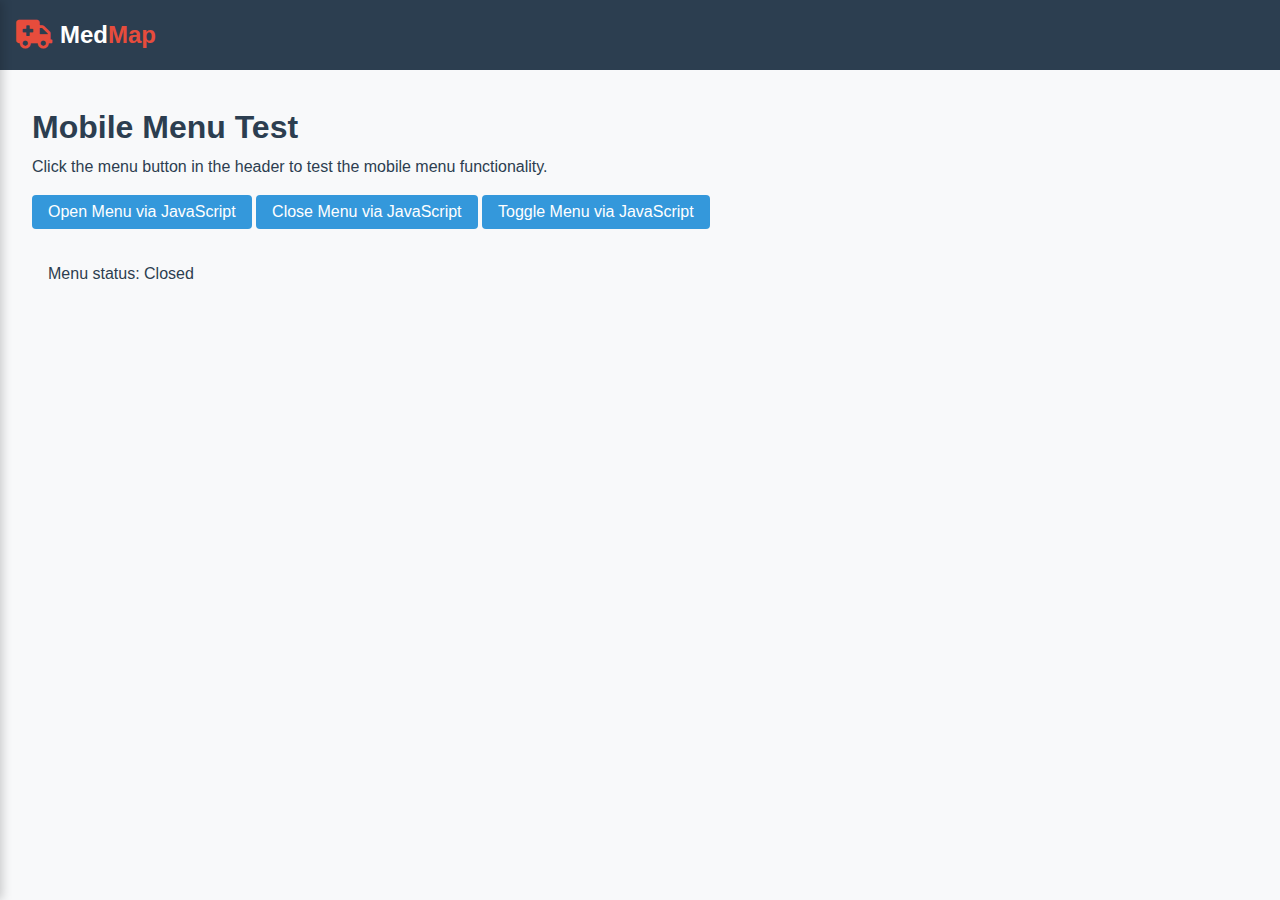
<file: test-mobile.html>
<!DOCTYPE html>
<html lang="en">
<head>
    <meta charset="UTF-8">
    <meta name="viewport" content="width=device-width, initial-scale=1.0">
    <title>Mobile Menu Test</title>
    <link rel="stylesheet" href="css/styles.css">
    <link rel="stylesheet" href="https://cdnjs.cloudflare.com/ajax/libs/font-awesome/5.15.4/css/all.min.css">
    <style>
        /* Additional test styles */
        body {
            margin: 0;
            padding: 0;
            font-family: 'Poppins', sans-serif;
        }
        
        .test-header {
            background-color: #2c3e50;
            color: white;
            padding: 1rem;
            display: flex;
            justify-content: space-between;
            align-items: center;
        }
        
        .test-content {
            padding: 2rem;
        }
        
        .test-button {
            background-color: #3498db;
            color: white;
            border: none;
            padding: 0.5rem 1rem;
            border-radius: 4px;
            cursor: pointer;
            margin-top: 1rem;
        }
    </style>
</head>
<body>
    <div class="test-header">
        <div class="logo">
            <i class="fas fa-ambulance"></i>
            <h1>Med<span>Map</span></h1>
        </div>
        
        <button class="mobile-menu-toggle" aria-label="Toggle menu">
            <i class="fas fa-bars"></i>
        </button>
    </div>
    
    <!-- Mobile Menu -->
    <div class="mobile-menu-overlay" aria-hidden="true"></div>
    <nav class="mobile-menu" id="mobile-menu" role="navigation" aria-label="Mobile navigation">
        <div class="mobile-menu-header">
            <div class="logo">
                <i class="fas fa-ambulance"></i>
                <h1>Med<span>Map</span></h1>
            </div>
            <button class="close-mobile-menu" aria-label="Close menu">
                <i class="fas fa-times"></i>
            </button>
        </div>
        
        <div class="mobile-user-profile">
            <div class="user-avatar">
                <i class="fas fa-user"></i>
            </div>
            <div class="user-info">
                <h3>Guest User</h3>
                <p>Visitor</p>
            </div>
        </div>
        
        <ul class="mobile-nav-list">
            <li><a href="#" class="active"><i class="fas fa-home"></i> Home</a></li>
            <li><a href="#"><i class="fas fa-store-alt"></i> Medical Store</a></li>
            <li><a href="#"><i class="fas fa-tachometer-alt"></i> Dashboard</a></li>
            <li><a href="#"><i class="fas fa-user-shield"></i> Admin</a></li>
            <li><a href="#"><i class="fas fa-info-circle"></i> About</a></li>
        </ul>
        
        <div class="mobile-menu-footer">
            <div class="mobile-contact">
                <p><i class="fas fa-phone"></i> Emergency: 108</p>
                <p><i class="fas fa-envelope"></i> medmap.information2025@gmail.com</p>
            </div>
            
            <div class="mobile-logout">
                <a href="#"><i class="fas fa-sign-in-alt"></i> Login</a>
            </div>
        </div>
    </nav>
    
    <div class="test-content">
        <h1>Mobile Menu Test</h1>
        <p>Click the menu button in the header to test the mobile menu functionality.</p>
        
        <button class="test-button" id="testOpenMenu">Open Menu via JavaScript</button>
        <button class="test-button" id="testCloseMenu">Close Menu via JavaScript</button>
        <button class="test-button" id="testToggleMenu">Toggle Menu via JavaScript</button>
        
        <div id="menuStatus" style="margin-top: 1rem; padding: 1rem; background: #f8f9fa; border-radius: 4px;">
            Menu status: Closed
        </div>
    </div>
    
    <script src="js/mobile-menu.js"></script>
    <script>
        // Additional test functionality
        document.addEventListener('DOMContentLoaded', function() {
            const openBtn = document.getElementById('testOpenMenu');
            const closeBtn = document.getElementById('testCloseMenu');
            const toggleBtn = document.getElementById('testToggleMenu');
            const statusEl = document.getElementById('menuStatus');
            const menuToggle = document.querySelector('.mobile-menu-toggle');
            
            // Check menu status periodically
            setInterval(function() {
                const isOpen = document.body.classList.contains('menu-open');
                statusEl.textContent = 'Menu status: ' + (isOpen ? 'Open' : 'Closed');
                statusEl.style.backgroundColor = isOpen ? '#d4edda' : '#f8f9fa';
            }, 500);
            
            openBtn.addEventListener('click', function() {
                // Trigger click on the actual menu toggle
                if (menuToggle) {
                    if (!document.body.classList.contains('menu-open')) {
                        menuToggle.click();
                    }
                }
            });
            
            closeBtn.addEventListener('click', function() {
                // Trigger click on the actual menu toggle
                if (menuToggle) {
                    if (document.body.classList.contains('menu-open')) {
                        menuToggle.click();
                    }
                }
            });
            
            toggleBtn.addEventListener('click', function() {
                // Trigger click on the actual menu toggle
                if (menuToggle) {
                    menuToggle.click();
                }
            });
        });
    </script>
</body>
</html>
</file>
<file: css/styles.css>
/* 
 * Smart Ambulance Routing System
 * Main Stylesheet
 */

/* ===== Base Styles ===== */
:root {
    /* Color Variables */
    --primary-color: #2c3e50;
    --secondary-color: #e74c3c;
    --accent-color: #3498db;
    --light-color: #ecf0f1;
    --dark-color: #2c3e50;
    --success-color: #2ecc71;
    --warning-color: #f39c12;
    --danger-color: #e74c3c;
    --info-color: #3498db;
    --gray-100: #f8f9fa;
    --gray-200: #e9ecef;
    --gray-300: #dee2e6;
    --gray-400: #ced4da;
    --gray-500: #adb5bd;
    --gray-600: #6c757d;
    --gray-700: #495057;
    --gray-800: #343a40;
    --gray-900: #212529;
    
    /* Typography */
    --font-family: 'Poppins', sans-serif;
    --font-size-base: 16px;
    --font-size-sm: 0.875rem;
    --font-size-lg: 1.125rem;
    --font-size-xl: 1.25rem;
    --font-size-2xl: 1.5rem;
    --font-size-3xl: 1.875rem;
    --font-weight-light: 300;
    --font-weight-normal: 400;
    --font-weight-medium: 500;
    --font-weight-bold: 600;
    --font-weight-extra-bold: 700;
    
    /* Spacing */
    --spacing-xs: 0.25rem;
    --spacing-sm: 0.5rem;
    --spacing-md: 1rem;
    --spacing-lg: 1.5rem;
    --spacing-xl: 2rem;
    --spacing-xxl: 3rem;
    
    /* Border Radius */
    --border-radius-sm: 0.25rem;
    --border-radius-md: 0.5rem;
    --border-radius-lg: 1rem;
    --border-radius-xl: 2rem;
    --border-radius-circle: 50%;
    
    /* Shadows */
    --shadow-sm: 0 1px 3px rgba(0, 0, 0, 0.12), 0 1px 2px rgba(0, 0, 0, 0.24);
    --shadow-md: 0 4px 6px rgba(0, 0, 0, 0.1);
    --shadow-lg: 0 10px 15px rgba(0, 0, 0, 0.1);
    --shadow-xl: 0 20px 25px rgba(0, 0, 0, 0.1);
    
    /* Transitions */
    --transition-fast: 0.2s ease;
    --transition-normal: 0.3s ease;
    --transition-slow: 0.5s ease;
    
    /* Z-index layers */
    --z-index-dropdown: 1000;
    --z-index-sticky: 1020;
    --z-index-fixed: 1030;
    --z-index-modal-backdrop: 1040;
    --z-index-modal: 1050;
    --z-index-popover: 1060;
    --z-index-tooltip: 1070;
}

/* Reset and Base Styles */
* {
    margin: 0;
    padding: 0;
    box-sizing: border-box;
}

html {
    font-size: var(--font-size-base);
    scroll-behavior: smooth;
}

body {
    font-family: var(--font-family);
    line-height: 1.6;
    color: var(--dark-color);
    background-color: var(--gray-100);
    overflow-x: hidden;
}

a {
    text-decoration: none;
    color: var(--accent-color);
    transition: color var(--transition-fast);
}

a:hover {
    color: var(--primary-color);
}

ul {
    list-style: none;
}

img {
    max-width: 100%;
    height: auto;
}

button, input, select, textarea {
    font-family: inherit;
    font-size: inherit;
}

button {
    cursor: pointer;
}

/* ===== Layout ===== */
.app-container {
    display: flex;
    flex-direction: column;
    min-height: 100vh;
}

main {
    flex: 1;
    padding: var(--spacing-lg);
}

/* ===== Header ===== */
header {
    background-color: var(--primary-color);
    color: white;
    padding: var(--spacing-md) var(--spacing-lg);
    display: flex;
    justify-content: space-between;
    align-items: center;
    box-shadow: var(--shadow-md);
    position: sticky;
    top: 0;
    z-index: var(--z-index-sticky);
}

.logo {
    display: flex;
    align-items: center;
    gap: var(--spacing-sm);
}

.logo i {
    font-size: 1.8rem;
    color: var(--secondary-color);
}

.logo h1 {
    font-size: 1.5rem;
    font-weight: var(--font-weight-bold);
}

.logo span {
    color: var(--secondary-color);
}

nav ul {
    display: flex;
    gap: var(--spacing-lg);
}

nav a {
    color: var(--gray-300);
    font-weight: var(--font-weight-medium);
    padding: var(--spacing-sm) var(--spacing-md);
    border-radius: var(--border-radius-md);
    transition: all var(--transition-fast);
}

nav a:hover {
    color: white;
    background-color: rgba(255, 255, 255, 0.1);
}

nav a.active {
    color: white;
    background-color: var(--secondary-color);
}

.mobile-menu-toggle {
    display: none;
    font-size: 1.5rem;
    color: white;
    cursor: pointer;
    padding: 0;
    background: none;
    border: none;
    width: 40px;
    height: 40px;
    display: flex;
    align-items: center;
    justify-content: center;
    transition: all 0.2s ease;
    position: relative;
    z-index: 1000;
}

.mobile-menu-toggle:hover {
    color: rgba(255, 255, 255, 0.8);
}

.mobile-menu-toggle.active {
    color: var(--secondary-color);
}

/* For smoother transform */
.mobile-menu-toggle i {
    transition: transform 0.3s ease;
}

.mobile-menu-toggle.active i {
    transform: rotate(90deg);
}

.mobile-menu-header {
    display: flex;
    justify-content: space-between;
    align-items: center;
    padding: var(--spacing-md) var(--spacing-lg);
    border-bottom: 1px solid rgba(255, 255, 255, 0.1);
}

.close-mobile-menu {
    font-size: 1.5rem;
    color: white;
    background: none;
    border: none;
    padding: var(--spacing-sm);
    cursor: pointer;
    width: 40px;
    height: 40px;
    display: flex;
    align-items: center;
    justify-content: center;
    transition: all var(--transition-fast);
    border-radius: var(--border-radius-md);
}

.close-mobile-menu:hover {
    background-color: rgba(255, 255, 255, 0.1);
}

/* ===== Hero Section ===== */
.hero {
    background: linear-gradient(rgba(44, 62, 80, 0.8), rgba(44, 62, 80, 0.8)), url('../assets/ambulance-hero.jpg');
    background-size: cover;
    background-position: center;
    color: white;
    text-align: center;
    padding: var(--spacing-xxl) var(--spacing-lg);
    margin: -1.5rem -1.5rem 1.5rem -1.5rem;
}

.hero-content {
    max-width: 800px;
    margin: 0 auto;
}

.hero h2 {
    font-size: var(--font-size-3xl);
    font-weight: var(--font-weight-bold);
    margin-bottom: var(--spacing-md);
    line-height: 1.2;
}

.hero p {
    font-size: var(--font-size-xl);
    margin-bottom: var(--spacing-xl);
    opacity: 0.9;
}

/* ===== SOS Button ===== */
.sos-button-container {
    display: flex;
    flex-direction: column;
    align-items: center;
    margin-top: var(--spacing-lg);
}

.sos-button {
    width: 120px;
    height: 120px;
    border-radius: 50%;
    background-color: var(--secondary-color);
    color: white;
    border: none;
    display: flex;
    flex-direction: column;
    justify-content: center;
    align-items: center;
    cursor: pointer;
    box-shadow: var(--shadow-lg);
    transition: transform var(--transition-normal), background-color var(--transition-normal);
    animation: pulse 2s infinite;
    font-weight: var(--font-weight-bold);
    font-size: var(--font-size-xl);
    margin-bottom: var(--spacing-md);
    -webkit-tap-highlight-color: transparent;
}

.sos-button i {
    font-size: var(--font-size-2xl);
    margin-bottom: var(--spacing-xs);
}

.sos-button:hover {
    transform: scale(1.05);
    background-color: var(--danger-color);
}

.sos-button:active {
    transform: scale(0.95);
}

.sos-info {
    font-size: var(--font-size-sm);
    opacity: 0.8;
    margin-top: var(--spacing-xs);
}

@keyframes pulse {
    0% {
        box-shadow: 0 0 0 0 rgba(231, 76, 60, 0.7);
    }
    70% {
        box-shadow: 0 0 0 15px rgba(231, 76, 60, 0);
    }
    100% {
        box-shadow: 0 0 0 0 rgba(231, 76, 60, 0);
    }
}

/* ===== Features Section ===== */
.features {
    display: grid;
    grid-template-columns: repeat(4, 1fr);
    gap: var(--spacing-lg);
    margin-bottom: var(--spacing-xl);
}

.feature-card {
    background-color: white;
    border-radius: var(--border-radius-md);
    padding: var(--spacing-xl);
    box-shadow: var(--shadow-md);
    transition: transform var(--transition-normal), box-shadow var(--transition-normal);
    display: flex;
    flex-direction: column;
    align-items: center;
    text-align: center;
}

.feature-card:hover {
    transform: translateY(-5px);
    box-shadow: var(--shadow-lg);
}

.feature-card i {
    font-size: 2.5rem;
    color: var(--primary-color);
    margin-bottom: var(--spacing-md);
}

.feature-card h3 {
    font-size: var(--font-size-lg);
    font-weight: var(--font-weight-bold);
    margin-bottom: var(--spacing-sm);
}

.feature-card p {
    color: var(--gray-600);
    font-size: var(--font-size-sm);
}

/* ===== Map Section ===== */
.section-header {
    display: flex;
    justify-content: space-between;
    align-items: center;
    margin-bottom: var(--spacing-md);
}

.section-header h2 {
    font-size: 1.5rem;
    color: var(--primary-color);
}

.controls {
    display: flex;
    gap: var(--spacing-sm);
    align-items: center;
}

.controls button, .controls select {
    padding: var(--spacing-sm) var(--spacing-md);
    border-radius: var(--border-radius-md);
    border: 1px solid var(--gray-300);
    background-color: white;
    font-size: 0.9rem;
    transition: all var(--transition-fast);
}

.controls button {
    display: flex;
    align-items: center;
    gap: var(--spacing-xs);
}

.controls button:hover {
    background-color: var(--gray-200);
}

.controls select {
    cursor: pointer;
}

.map-section {
    margin-bottom: var(--spacing-xl);
}

#map {
    height: 400px;
    border-radius: var(--border-radius-md);
    box-shadow: var(--shadow-md);
    margin-bottom: var(--spacing-md);
}

.map-legend {
    display: flex;
    flex-wrap: wrap;
    gap: var(--spacing-lg);
    padding: var(--spacing-md);
    background-color: white;
    border-radius: var(--border-radius-md);
    box-shadow: var(--shadow-sm);
}

.legend-item {
    display: flex;
    align-items: center;
    gap: var(--spacing-sm);
    font-size: 0.9rem;
}

.legend-icon {
    width: 16px;
    height: 16px;
    border-radius: var(--border-radius-circle);
}

.ambulance-available {
    background-color: var(--success-color);
}

.ambulance-dispatched {
    background-color: var(--warning-color);
}

.hospital-available {
    background-color: var(--info-color);
}

.hospital-full {
    background-color: var(--danger-color);
}

/* ===== Hospital Availability Section ===== */
.hospital-availability {
    margin-bottom: var(--spacing-xl);
}

.hospital-list {
    display: grid;
    grid-template-columns: repeat(auto-fill, minmax(300px, 1fr));
    gap: var(--spacing-md);
}

.hospital-card {
    background-color: white;
    border-radius: var(--border-radius-md);
    padding: var(--spacing-md);
    box-shadow: var(--shadow-md);
    display: flex;
    flex-direction: column;
}

.hospital-header {
    display: flex;
    align-items: flex-start;
    margin-bottom: var(--spacing-md);
}

.hospital-icon {
    background-color: var(--accent-color);
    color: white;
    width: 40px;
    height: 40px;
    border-radius: var(--border-radius-circle);
    display: flex;
    justify-content: center;
    align-items: center;
    margin-right: var(--spacing-md);
    flex-shrink: 0;
}

.hospital-info h3 {
    font-size: 1.1rem;
    margin-bottom: var(--spacing-xs);
}

.hospital-info p {
    font-size: 0.9rem;
    color: var(--gray-600);
}

.hospital-details {
    display: flex;
    flex-direction: column;
    gap: var(--spacing-sm);
}

.hospital-stat {
    display: flex;
    justify-content: space-between;
    font-size: 0.9rem;
}

.hospital-stat-label {
    color: var(--gray-600);
}

.hospital-stat-value {
    font-weight: var(--font-weight-medium);
}

.hospital-beds {
    margin: var(--spacing-md) 0;
}

.beds-label {
    display: flex;
    justify-content: space-between;
    font-size: 0.9rem;
    margin-bottom: var(--spacing-xs);
}

.beds-progress {
    height: 8px;
    background-color: var(--gray-200);
    border-radius: var(--border-radius-sm);
    overflow: hidden;
}

.beds-bar {
    height: 100%;
    background-color: var(--accent-color);
    border-radius: var(--border-radius-sm);
}

.beds-bar.warning {
    background-color: var(--warning-color);
}

.beds-bar.danger {
    background-color: var(--danger-color);
}

.hospital-actions {
    margin-top: auto;
    display: flex;
    justify-content: space-between;
    padding-top: var(--spacing-md);
    border-top: 1px solid var(--gray-200);
}

.hospital-actions button {
    padding: var(--spacing-sm) var(--spacing-md);
    border-radius: var(--border-radius-md);
    font-size: 0.9rem;
    font-weight: var(--font-weight-medium);
    transition: all var(--transition-fast);
}

.view-route-btn {
    background-color: var(--accent-color);
    color: white;
    border: none;
}

.view-route-btn:hover {
    background-color: #2980b9;
}

.call-hospital-btn {
    background-color: white;
    color: var(--accent-color);
    border: 1px solid var(--accent-color);
}

.call-hospital-btn:hover {
    background-color: var(--accent-color);
    color: white;
}

/* ===== Modal ===== */
.modal {
    display: none;
    position: fixed;
    top: 0;
    left: 0;
    width: 100%;
    height: 100%;
    background-color: rgba(0, 0, 0, 0.5);
    z-index: var(--z-index-modal);
    justify-content: center;
    align-items: center;
    animation: fadeIn var(--transition-fast);
}

.modal.active {
    display: flex;
}

.modal-content {
    background-color: white;
    border-radius: var(--border-radius-md);
    padding: var(--spacing-xl);
    width: 90%;
    max-width: 600px;
    max-height: 90vh;
    overflow-y: auto;
    position: relative;
    animation: slideIn var(--transition-normal);
}

.close-modal {
    position: absolute;
    top: var(--spacing-md);
    right: var(--spacing-md);
    font-size: 1.5rem;
    cursor: pointer;
    color: var(--gray-600);
    transition: color var(--transition-fast);
}

.close-modal:hover {
    color: var(--danger-color);
}

.modal h2 {
    margin-bottom: var(--spacing-lg);
    color: var(--primary-color);
}

@keyframes fadeIn {
    0% { opacity: 0; }
    100% { opacity: 1; }
}

@keyframes slideIn {
    from { transform: translateY(-50px); opacity: 0; }
    to { transform: translateY(0); opacity: 1; }
}

/* ===== Forms ===== */
.form-group {
    margin-bottom: var(--spacing-md);
}

.form-group label {
    display: block;
    margin-bottom: var(--spacing-xs);
    font-weight: var(--font-weight-medium);
    color: var(--gray-700);
}

.form-group input,
.form-group select,
.form-group textarea {
    width: 100%;
    padding: var(--spacing-md);
    border: 1px solid var(--gray-300);
    border-radius: var(--border-radius-md);
    background-color: white;
    transition: border-color var(--transition-fast);
}

.form-group input:focus,
.form-group select:focus,
.form-group textarea:focus {
    outline: none;
    border-color: var(--accent-color);
    box-shadow: 0 0 0 3px rgba(52, 152, 219, 0.2);
}

.location-input {
    display: flex;
    gap: var(--spacing-sm);
}

.location-input input {
    flex: 1;
}

.location-input button {
    background-color: var(--accent-color);
    color: white;
    border: none;
    border-radius: var(--border-radius-md);
    width: 40px;
    display: flex;
    justify-content: center;
    align-items: center;
}

.location-accuracy {
    display: block;
    font-size: 0.85rem;
    margin-top: var(--spacing-xs);
    color: var(--gray-600);
}

.location-accuracy.detecting {
    color: var(--accent-color);
}

.location-accuracy.good {
    color: var(--success-color);
}

.location-accuracy.moderate {
    color: var(--warning-color);
}

.location-accuracy.poor {
    color: var(--danger-color);
}

.location-accuracy.error {
    color: var(--danger-color);
}

.form-actions {
    display: flex;
    justify-content: flex-end;
    gap: var(--spacing-md);
    margin-top: var(--spacing-lg);
}

.cancel-btn {
    background-color: white;
    color: var(--gray-700);
    border: 1px solid var(--gray-300);
    padding: var(--spacing-md) var(--spacing-lg);
    border-radius: var(--border-radius-md);
    font-weight: var(--font-weight-medium);
}

.submit-btn {
    background-color: var(--secondary-color);
    color: white;
    border: none;
    padding: var(--spacing-md) var(--spacing-lg);
    border-radius: var(--border-radius-md);
    font-weight: var(--font-weight-medium);
}

.cancel-btn:hover {
    background-color: var(--gray-200);
}

.submit-btn:hover {
    background-color: #c0392b;
}

/* ===== Footer ===== */
footer {
    background-color: var(--primary-color);
    color: white;
    padding: var(--spacing-xl) var(--spacing-lg) var(--spacing-md);
    margin-top: var(--spacing-xxl);
}

.footer-content {
    display: grid;
    grid-template-columns: repeat(auto-fit, minmax(250px, 1fr));
    gap: var(--spacing-xl);
    margin-bottom: var(--spacing-xl);
}

.footer-logo {
    display: flex;
    align-items: center;
    gap: var(--spacing-sm);
    margin-bottom: var(--spacing-md);
}

.footer-logo i {
    font-size: 1.8rem;
    color: var(--secondary-color);
}

.footer-logo h2 {
    font-size: 1.3rem;
}

.footer-logo span {
    color: var(--secondary-color);
}

.footer-links h3,
.footer-contact h3 {
    font-size: 1.1rem;
    margin-bottom: var(--spacing-md);
    position: relative;
    padding-bottom: var(--spacing-sm);
}

.footer-links h3::after,
.footer-contact h3::after {
    content: '';
    position: absolute;
    bottom: 0;
    left: 0;
    width: 50px;
    height: 2px;
    background-color: var(--secondary-color);
}

.footer-links ul {
    display: flex;
    flex-direction: column;
    gap: var(--spacing-sm);
}

.footer-links a {
    color: var(--gray-400);
    transition: color var(--transition-fast);
}

.footer-links a:hover {
    color: white;
}

.footer-contact p {
    margin-bottom: var(--spacing-sm);
    display: flex;
    align-items: center;
    gap: var(--spacing-sm);
    color: var(--gray-400);
}

.footer-contact i {
    color: var(--secondary-color);
}

.footer-bottom {
    text-align: center;
    padding-top: var(--spacing-md);
    border-top: 1px solid rgba(255, 255, 255, 0.1);
    font-size: 0.9rem;
    color: var(--gray-500);
}

/* ===== Mobile Navigation ===== */
.mobile-menu-overlay {
    position: fixed;
    top: 0;
    left: 0;
    right: 0;
    bottom: 0;
    background-color: rgba(0, 0, 0, 0.5);
    z-index: 999;
    opacity: 0;
    visibility: hidden;
    transition: opacity 0.3s ease, visibility 0.3s ease;
}

.mobile-menu {
    position: fixed;
    top: 0;
    left: -280px;
    width: 280px;
    height: 100%;
    background-color: #2c3e50;
    color: #fff;
    z-index: 1000;
    transition: transform 0.3s ease;
    overflow-y: auto;
    box-shadow: 2px 0 10px rgba(0, 0, 0, 0.2);
    display: flex;
    flex-direction: column;
}

/* Added visible class for debugging */
.mobile-menu.visible {
    left: 0;
}

.mobile-menu-header {
    display: flex;
    justify-content: space-between;
    align-items: center;
    padding: 15px;
    background-color: #1a2530;
    border-bottom: 1px solid rgba(255, 255, 255, 0.1);
}

.mobile-menu-header .logo {
    display: flex;
    align-items: center;
}

.mobile-menu-header .logo i {
    color: var(--secondary-color);
    font-size: 1.5rem;
    margin-right: 10px;
}

.mobile-menu-header .logo h1 {
    font-size: 1.2rem;
    margin: 0;
}

.mobile-menu-header .logo h1 span {
    color: var(--secondary-color);
}

.close-mobile-menu {
    background: none;
    border: none;
    color: #fff;
    font-size: 1.2rem;
    cursor: pointer;
    padding: 5px;
    transition: color 0.2s ease;
}

.close-mobile-menu:hover {
    color: var(--secondary-color);
}

/* Mobile Menu Toggle Button */
.mobile-menu-toggle {
    display: none;
    font-size: 1.5rem;
    color: #fff;
    background: none;
    border: none;
    padding: 0;
    cursor: pointer;
    width: 40px;
    height: 40px;
    align-items: center;
    justify-content: center;
    transition: color 0.2s ease, transform 0.3s ease;
    z-index: 1001; /* Ensure it's above other elements */
}

.mobile-menu-toggle:hover {
    color: rgba(255, 255, 255, 0.8);
}

.mobile-menu-toggle.active {
    color: var(--secondary-color);
    transform: rotate(90deg);
}

@media (max-width: 768px) {
    .desktop-nav {
        display: none;
    }

    .mobile-menu-toggle {
        display: flex; /* Show on mobile */
    }
    
    /* Force menu visibility when needed */
    body.menu-open .mobile-menu {
        transform: translateX(280px) !important;
    }
    
    body.menu-open .mobile-menu-overlay {
        opacity: 1;
        visibility: visible;
    }
}

/* Mobile User Profile */
.mobile-user-profile {
    display: flex;
    align-items: center;
    padding: 15px;
    background-color: rgba(0, 0, 0, 0.1);
    border-bottom: 1px solid rgba(255, 255, 255, 0.1);
}

.user-avatar {
    width: 40px;
    height: 40px;
    background-color: rgba(255, 255, 255, 0.1);
    border-radius: 50%;
    display: flex;
    justify-content: center;
    align-items: center;
    margin-right: 12px;
}

.user-avatar i {
    color: var(--secondary-color);
    font-size: 1.2rem;
}

.user-info h3 {
    margin: 0;
    font-size: 0.95rem;
    font-weight: 500;
}

.user-info p {
    margin: 0;
    font-size: 0.8rem;
    color: rgba(255, 255, 255, 0.6);
}

/* Mobile Menu Navigation */
.mobile-nav-list {
    list-style: none;
    padding: 0;
    margin: 0;
    flex-grow: 1;
    display: flex;
    flex-direction: column;
    width: 100%;
}

.mobile-nav-list li {
    border-bottom: 1px solid rgba(255, 255, 255, 0.05);
    width: 100%;
}

.mobile-nav-list li a {
    display: flex;
    align-items: center;
    padding: 14px 15px;
    color: #fff;
    text-decoration: none;
    transition: all 0.2s ease;
    width: 100%;
}

.mobile-nav-list li a i {
    width: 24px;
    text-align: center;
    margin-right: 15px;
    font-size: 1.1rem;
}

.mobile-nav-list li a:hover, .mobile-nav-list li a.active {
    background-color: rgba(255, 255, 255, 0.05);
    color: var(--secondary-color);
    border-left: 3px solid var(--secondary-color);
    padding-left: 12px;
}

.mobile-nav-list li a.active {
    background-color: rgba(255, 255, 255, 0.1);
    font-weight: 500;
}

/* Mobile Menu Footer */
.mobile-menu-footer {
    padding: 15px;
    background-color: #1a2530;
    border-top: 1px solid rgba(255, 255, 255, 0.1);
}

.mobile-contact p {
    display: flex;
    align-items: center;
    margin: 8px 0;
    font-size: 0.85rem;
    color: rgba(255, 255, 255, 0.8);
}

.mobile-contact i {
    color: var(--secondary-color);
    width: 18px;
    margin-right: 10px;
}

.mobile-logout {
    margin-top: 15px;
    padding-top: 15px;
    border-top: 1px solid rgba(255, 255, 255, 0.1);
}

.mobile-logout a {
    display: flex;
    align-items: center;
    color: #fff;
    text-decoration: none;
    font-size: 0.9rem;
    transition: color 0.2s ease;
}

.mobile-logout a i {
    margin-right: 10px;
}

.mobile-logout a:hover {
    color: var(--secondary-color);
}

/* Mobile Menu Animation */
@keyframes slideInLeftToRight {
    0% { transform: translateX(-100%); }
    100% { transform: translateX(0); }
}

@keyframes slideOutLeftToRight {
    0% { transform: translateX(0); }
    100% { transform: translateX(-100%); }
}

@keyframes fadeIn {
    0% { opacity: 0; }
    100% { opacity: 1; }
}

body.menu-open {
    overflow: hidden;
    position: fixed;
    width: 100%;
    height: 100%;
}

/* Animation classes */
.slide-in {
    animation: slideInLeftToRight 0.3s forwards;
}

.slide-out {
    animation: slideOutLeftToRight 0.3s forwards;
}

.fade-in {
    opacity: 1;
    visibility: visible;
}

.fade-out {
    opacity: 0;
    visibility: hidden;
}

/* ===== Enhanced Media Queries ===== */
@media (max-width: 992px) {
    .hero h2 {
        font-size: var(--font-size-2xl);
    }

    .hero p {
        font-size: var(--font-size-lg);
    }

    .sos-button {
        width: 100px;
        height: 100px;
    }

    .features {
        grid-template-columns: repeat(2, 1fr);
        gap: var(--spacing-md);
    }

    .hospital-list {
        grid-template-columns: repeat(2, 1fr);
        gap: var(--spacing-md);
    }
    
    .map-section {
        padding: var(--spacing-md);
    }
}

@media (max-width: 768px) {
    header {
        padding: var(--spacing-sm) var(--spacing-md);
    }

    .logo h1 {
        font-size: var(--font-size-xl);
    }

    nav {
        display: none;
    }

    .mobile-menu-toggle {
        display: flex;
    }

    main {
        padding: var(--spacing-md);
    }

    .hero {
        padding: var(--spacing-xl) var(--spacing-md);
        margin: -1rem -1rem 1rem -1rem;
        text-align: center;
    }

    .hero h2 {
        font-size: var(--font-size-2xl);
        line-height: 1.3;
        margin-bottom: var(--spacing-md);
    }

    .hero p {
        font-size: var(--font-size-lg);
        margin-bottom: var(--spacing-lg);
    }

    .features {
        grid-template-columns: 1fr;
        gap: var(--spacing-md);
        margin-bottom: var(--spacing-lg);
    }

    .feature-card {
        padding: var(--spacing-lg);
        display: flex;
        flex-direction: column;
        align-items: center;
        text-align: center;
    }

    .section-header {
        flex-direction: column;
        gap: var(--spacing-md);
        align-items: flex-start;
        margin-bottom: var(--spacing-lg);
    }

    .controls {
        width: 100%;
        flex-wrap: wrap;
        gap: var(--spacing-sm);
    }

    .controls button,
    .controls select {
        flex: 1;
        min-width: 120px;
    }

    #map {
        height: 300px;
        border-radius: var(--border-radius-md);
    }

    .map-legend {
        display: grid;
        grid-template-columns: repeat(2, 1fr);
        gap: var(--spacing-sm);
        margin-top: var(--spacing-md);
    }

    .hospital-list {
        grid-template-columns: 1fr;
        gap: var(--spacing-md);
    }

    .hospital-card {
        margin-bottom: var(--spacing-sm);
    }

    .modal-content {
        width: 95%;
        margin: var(--spacing-md);
        padding: var(--spacing-lg);
    }

    .form-actions {
        flex-direction: column;
        gap: var(--spacing-md);
    }

    .form-actions button {
        width: 100%;
        margin-bottom: var(--spacing-sm);
    }

    .footer-content {
        grid-template-columns: 1fr;
        gap: var(--spacing-xl);
        text-align: center;
        padding: var(--spacing-lg) var(--spacing-md);
    }
    
    .footer-links {
        text-align: center;
    }

    .desktop-nav {
        display: none;
    }

    .mobile-menu {
        display: block;
    }

    .mobile-menu-overlay {
        display: block;
    }
}

@media (max-width: 480px) {
    .logo i {
        font-size: 1.5rem;
    }

    .logo h1 {
        font-size: var(--font-size-lg);
    }

    .hero h2 {
        font-size: var(--font-size-xl);
        margin-bottom: var(--spacing-sm);
    }
    
    .hero p {
        font-size: var(--font-size-sm);
        margin-bottom: var(--spacing-md);
    }

    .sos-button {
        width: 80px;
        height: 80px;
        font-size: var(--font-size-lg);
    }

    .sos-button i {
        font-size: var(--font-size-xl);
    }

    .feature-card {
        padding: var(--spacing-md);
        margin-bottom: var(--spacing-sm);
    }
    
    .feature-card i {
        font-size: 2rem;
        margin-bottom: var(--spacing-sm);
    }
    
    .feature-card h3 {
        font-size: var(--font-size-lg);
        margin-bottom: var(--spacing-xs);
    }
    
    .feature-card p {
        font-size: var(--font-size-sm);
    }

    .hospital-card {
        padding: var(--spacing-md);
        margin-bottom: var(--spacing-md);
    }

    .hospital-header {
        flex-direction: column;
        text-align: center;
        gap: var(--spacing-sm);
        margin-bottom: var(--spacing-md);
    }

    .hospital-icon {
        width: 60px;
        height: 60px;
        font-size: var(--font-size-xl);
        margin: 0 auto var(--spacing-sm);
    }

    .hospital-info h3 {
        font-size: var(--font-size-lg);
        margin-bottom: var(--spacing-xs);
    }

    .hospital-info p {
        font-size: var(--font-size-sm);
    }
    
    .hospital-details {
        display: grid;
        grid-template-columns: 1fr 1fr;
        gap: var(--spacing-sm);
        margin-bottom: var(--spacing-md);
    }
    
    .hospital-stat {
        font-size: var(--font-size-sm);
    }
    
    .hospital-beds {
        grid-column: span 2;
        margin-top: var(--spacing-sm);
    }

    .hospital-actions {
        flex-direction: column;
        gap: var(--spacing-sm);
    }

    .hospital-actions button {
        width: 100%;
        height: 44px;
        font-size: var(--font-size-sm);
    }

    .section-header h2 {
        font-size: var(--font-size-xl);
        margin-bottom: var(--spacing-sm);
    }
    
    #map {
        height: 250px;
    }
    
    .map-legend {
        grid-template-columns: 1fr;
    }

    .driver-notification {
        bottom: 0;
        right: 0;
        width: 100%;
        max-width: none;
        border-radius: var(--border-radius-lg) var(--border-radius-lg) 0 0;
    }

    .driver-notification-header {
        padding: var(--spacing-sm) var(--spacing-md);
    }

    .driver-notification-content {
        padding: var(--spacing-md);
    }

    .driver-info {
        flex-direction: column;
        text-align: center;
    }

    .driver-actions {
        flex-direction: column;
    }

    .driver-action-btn {
        width: 100%;
    }
}

/* ===== Touch Optimizations ===== */
@media (hover: none) {
    .sos-button {
        -webkit-tap-highlight-color: transparent;
    }

    button, a {
        min-height: 44px;
        min-width: 44px;
    }

    input, select, textarea {
        font-size: 16px; /* Prevents zoom on iOS */
        padding: var(--spacing-md) var(--spacing-sm);
    }
    
    .mobile-menu-toggle, 
    .close-mobile-menu {
        padding: var(--spacing-md);
    }
    
    .hospital-actions button {
        padding: var(--spacing-md) var(--spacing-sm);
    }
}

/* Add viewport-specific adjustments */
@media screen and (max-height: 600px) and (orientation: landscape) {
    .hero {
        padding: var(--spacing-md);
    }
    
    .sos-button {
        width: 70px;
        height: 70px;
    }
    
    .features {
        grid-template-columns: repeat(2, 1fr);
        gap: var(--spacing-sm);
    }
    
    .feature-card {
        padding: var(--spacing-sm);
    }
    
    #map {
        height: 200px;
    }
}

/* ===== Animations ===== */
@keyframes slideInLeftToRight {
    0% { transform: translateX(-100%); }
    100% { transform: translateX(0); }
}

@keyframes slideOutLeftToRight {
    0% { transform: translateX(0); }
    100% { transform: translateX(-100%); }
}

@keyframes fadeIn {
    0% { opacity: 0; }
    100% { opacity: 1; }
}

/* Body style when menu is open to prevent scrolling */
body.menu-open {
    overflow: hidden;
    position: fixed;
    width: 100%;
    height: 100%;
}

/* ===== Enhanced Accessibility ===== */
@media (prefers-reduced-motion: reduce) {
    * {
        animation-duration: 0.01ms !important;
        animation-iteration-count: 1 !important;
        transition-duration: 0.01ms !important;
        scroll-behavior: auto !important;
    }
}

/* ===== Print Styles ===== */
@media print {
    .mobile-menu-toggle,
    .mobile-menu,
    .mobile-menu-overlay,
    .sos-button,
    .controls,
    .hospital-actions {
        display: none !important;
    }

    .app-container {
        padding: 0;
    }

    main {
        padding: 0;
    }

    .hero {
        background: none;
        color: var(--dark-color);
        padding: 0;
        margin: 0;
    }

    .hospital-card {
        break-inside: avoid;
        page-break-inside: avoid;
    }
}

/* ===== Driver Notification ===== */
.driver-notification {
    position: fixed;
    bottom: 20px;
    right: 20px;
    width: 90%;
    max-width: 400px;
    background-color: white;
    border-radius: var(--border-radius-lg);
    box-shadow: var(--shadow-xl);
    z-index: var(--z-index-modal);
    display: none;
    transform: translateY(100px);
    opacity: 0;
    transition: all var(--transition-normal);
}

.driver-notification.active {
    transform: translateY(0);
    opacity: 1;
}

.driver-notification-header {
    display: flex;
    justify-content: space-between;
    align-items: center;
    padding: var(--spacing-md) var(--spacing-lg);
    background-color: var(--primary-color);
    color: white;
    border-radius: var(--border-radius-lg) var(--border-radius-lg) 0 0;
}

.driver-notification-header h3 {
    display: flex;
    align-items: center;
    gap: var(--spacing-sm);
    font-size: var(--font-size-lg);
    margin: 0;
}

.driver-notification-header h3 i {
    color: var(--secondary-color);
}

.driver-notification-close {
    background: none;
    border: none;
    color: white;
    font-size: 1.5rem;
    cursor: pointer;
    padding: var(--spacing-xs);
    min-width: 32px;
    min-height: 32px;
    display: flex;
    align-items: center;
    justify-content: center;
    border-radius: var(--border-radius-circle);
    transition: background-color var(--transition-fast);
}

.driver-notification-close:hover {
    background-color: rgba(255, 255, 255, 0.1);
}

.driver-notification-content {
    padding: var(--spacing-lg);
}

.driver-info {
    display: flex;
    align-items: center;
    gap: var(--spacing-md);
    margin-bottom: var(--spacing-lg);
}

.driver-avatar {
    width: 60px;
    height: 60px;
    background-color: var(--gray-200);
    border-radius: var(--border-radius-circle);
    display: flex;
    align-items: center;
    justify-content: center;
    font-size: 1.5rem;
    color: var(--gray-600);
}

.driver-details h4 {
    margin: 0 0 var(--spacing-xs) 0;
    font-size: var(--font-size-lg);
    color: var(--primary-color);
}

.driver-details p {
    margin: 0;
    font-size: var(--font-size-sm);
    color: var(--gray-600);
}

.driver-message {
    background-color: var(--gray-100);
    padding: var(--spacing-md);
    border-radius: var(--border-radius-md);
    margin-bottom: var(--spacing-lg);
}

.driver-message p {
    margin: 0;
    font-style: italic;
    color: var(--gray-700);
}

.driver-eta {
    display: flex;
    justify-content: space-between;
    align-items: center;
    padding: var(--spacing-md);
    background-color: var(--gray-100);
    border-radius: var(--border-radius-md);
    margin-bottom: var(--spacing-lg);
}

.driver-eta-label {
    color: var(--gray-600);
}

.driver-eta-time {
    font-weight: var(--font-weight-bold);
    color: var(--primary-color);
}

.driver-actions {
    display: flex;
    gap: var(--spacing-md);
}

.driver-action-btn {
    flex: 1;
    padding: var(--spacing-md);
    border: none;
    border-radius: var(--border-radius-md);
    font-weight: var(--font-weight-medium);
    display: flex;
    align-items: center;
    justify-content: center;
    gap: var(--spacing-sm);
    transition: all var(--transition-fast);
}

.call-driver-btn {
    background-color: var(--success-color);
    color: white;
}

.call-driver-btn:hover {
    background-color: #27ae60;
}

.track-ambulance-btn {
    background-color: var(--accent-color);
    color: white;
}

.track-ambulance-btn:hover {
    background-color: #2980b9;
}

/* ===== Ambulance Tracking ===== */
.ambulance-marker {
    transition: transform 0.3s ease;
}

.ambulance-marker i {
    font-size: 1.5rem;
    color: var(--success-color);
    transition: transform 0.3s ease;
}

.ambulance-marker.dispatched i {
    color: var(--warning-color);
}

.ambulance-marker.maintenance i {
    color: var(--danger-color);
}

.ambulance-marker.highlighted i {
    animation: pulse 1s infinite;
}

.marker-popup {
    padding: var(--spacing-sm);
}

.marker-popup h3 {
    color: var(--primary-color);
    margin-bottom: var(--spacing-sm);
    font-size: var(--font-size-lg);
}

.marker-popup p {
    margin: var(--spacing-xs) 0;
    font-size: var(--font-size-sm);
}

.ambulance-actions {
    display: flex;
    gap: var(--spacing-sm);
    margin-top: var(--spacing-md);
}

.ambulance-actions button {
    flex: 1;
    padding: var(--spacing-sm);
    border: none;
    border-radius: var(--border-radius-md);
    font-size: var(--font-size-sm);
    font-weight: var(--font-weight-medium);
    cursor: pointer;
    transition: all var(--transition-fast);
}

.track-btn {
    background-color: var(--accent-color);
    color: white;
}

.track-btn:hover {
    background-color: #2980b9;
}

.call-btn {
    background-color: var(--success-color);
    color: white;
}

.call-btn:hover {
    background-color: #27ae60;
}

/* ===== Route Loading ===== */
.route-loading {
    position: fixed;
    top: 50%;
    left: 50%;
    transform: translate(-50%, -50%);
    background-color: white;
    padding: var(--spacing-lg);
    border-radius: var(--border-radius-lg);
    box-shadow: var(--shadow-lg);
    z-index: var(--z-index-modal);
    min-width: 300px;
}

.loading-content {
    display: flex;
    flex-direction: column;
    align-items: center;
    gap: var(--spacing-md);
}

.loading-content i {
    color: var(--accent-color);
    font-size: var(--font-size-2xl);
}

.loading-text {
    color: var(--primary-color);
    font-weight: var(--font-weight-medium);
    text-align: center;
}

.loading-progress {
    width: 100%;
    height: 4px;
    background-color: var(--gray-200);
    border-radius: var(--border-radius-sm);
    overflow: hidden;
    margin-top: var(--spacing-sm);
}

.progress-bar {
    width: 0%;
    height: 100%;
    background-color: var(--accent-color);
    border-radius: var(--border-radius-sm);
    animation: progress 2s ease-in-out infinite;
}

@keyframes progress {
    0% {
        width: 0%;
        opacity: 0.5;
    }
    50% {
        width: 70%;
        opacity: 1;
    }
    100% {
        width: 100%;
        opacity: 0.5;
    }
}

/* ===== Route Animation ===== */
@keyframes routeAnimation {
    0% {
        stroke-dashoffset: 1000;
    }
    100% {
        stroke-dashoffset: 0;
    }
}

.leaflet-routing-container {
    display: none;
}

.leaflet-routing-container .leaflet-routing-alternatives-container {
    display: none;
}

.leaflet-routing-container .leaflet-routing-geocoders {
    display: none;
}

.leaflet-routing-container .leaflet-routing-instructions {
    display: none;
}

.leaflet-routing-container .leaflet-routing-error {
    display: none;
}

.leaflet-routing-container .leaflet-routing-alt {
    display: none;
}

.leaflet-routing-container .leaflet-routing-geocoder {
    display: none;
}

.leaflet-routing-container .leaflet-routing-geocoder-result {
    display: none;
}

.leaflet-routing-container .leaflet-routing-geocoder-result table {
    display: none;
}

.leaflet-routing-container .leaflet-routing-geocoder-result table tr {
    display: none;
}

.leaflet-routing-container .leaflet-routing-geocoder-result table tr td {
    display: none;
}

.leaflet-routing-container .leaflet-routing-geocoder-result table tr td:first-child {
    display: none;
}

.leaflet-routing-container .leaflet-routing-geocoder-result table tr td:last-child {
    display: none;
}

.leaflet-routing-container .leaflet-routing-geocoder-result table tr td:nth-child(2) {
    display: none;
}

.leaflet-routing-container .leaflet-routing-geocoder-result table tr td:nth-child(3) {
    display: none;
}

.leaflet-routing-container .leaflet-routing-geocoder-result table tr td:nth-child(4) {
    display: none;
}

.leaflet-routing-container .leaflet-routing-geocoder-result table tr td:nth-child(5) {
    display: none;
}

.leaflet-routing-container .leaflet-routing-geocoder-result table tr td:nth-child(6) {
    display: none;
}

.leaflet-routing-container .leaflet-routing-geocoder-result table tr td:nth-child(7) {
    display: none;
}

.leaflet-routing-container .leaflet-routing-geocoder-result table tr td:nth-child(8) {
    display: none;
}

.leaflet-routing-container .leaflet-routing-geocoder-result table tr td:nth-child(9) {
    display: none;
}

.leaflet-routing-container .leaflet-routing-geocoder-result table tr td:nth-child(10) {
    display: none;
}

.leaflet-routing-container .leaflet-routing-geocoder-result table tr td:nth-child(11) {
    display: none;
}

.leaflet-routing-container .leaflet-routing-geocoder-result table tr td:nth-child(12) {
    display: none;
}

.leaflet-routing-container .leaflet-routing-geocoder-result table tr td:nth-child(13) {
    display: none;
}

.leaflet-routing-container .leaflet-routing-geocoder-result table tr td:nth-child(14) {
    display: none;
}

.leaflet-routing-container .leaflet-routing-geocoder-result table tr td:nth-child(15) {
    display: none;
}

.leaflet-routing-container .leaflet-routing-geocoder-result table tr td:nth-child(16) {
    display: none;
}

.leaflet-routing-container .leaflet-routing-geocoder-result table tr td:nth-child(17) {
    display: none;
}

.leaflet-routing-container .leaflet-routing-geocoder-result table tr td:nth-child(18) {
    display: none;
}

.leaflet-routing-container .leaflet-routing-geocoder-result table tr td:nth-child(19) {
    display: none;
}

.leaflet-routing-container .leaflet-routing-geocoder-result table tr td:nth-child(20) {
    display: none;
}

/* Mobile Nav Sections */
.nav-section-title {
    padding: 15px 15px 8px;
    color: rgba(255, 255, 255, 0.6);
    font-size: 0.8rem;
    font-weight: 500;
    text-transform: uppercase;
    letter-spacing: 1px;
    border-bottom: none !important;
    margin-top: 10px;
}

.nav-section-title span {
    display: block;
    position: relative;
    padding-bottom: 5px;
}

.nav-section-title span:after {
    content: "";
    position: absolute;
    bottom: 0;
    left: 0;
    width: 30px;
    height: 2px;
    background-color: var(--secondary-color);
}

/* Admin-specific mobile menu styles */
.admin-container .mobile-nav-list li a {
    padding: 15px 15px;
    display: flex;
    align-items: center;
    color: #fff;
    transition: all 0.2s ease;
    border-left: 3px solid transparent;
}

.admin-container .mobile-nav-list li a i {
    width: 24px;
    text-align: center;
    margin-right: 15px;
    font-size: 1.1rem;
    color: rgba(255, 255, 255, 0.7);
}

.admin-container .mobile-nav-list li a:hover, 
.admin-container .mobile-nav-list li a.active {
    background-color: rgba(255, 255, 255, 0.1);
    color: var(--secondary-color);
    border-left-color: var(--secondary-color);
}

.admin-container .mobile-nav-list li a:hover i,
.admin-container .mobile-nav-list li a.active i {
    color: var(--secondary-color);
}

.admin-container .mobile-menu {
    background-color: #2c3e50;
}

.admin-container .mobile-user-profile {
    padding: 20px 15px;
}

.admin-container .update-badge {
    display: inline-flex;
    align-items: center;
    justify-content: center;
    min-width: 20px;
    height: 20px;
    padding: 0 6px;
    font-size: 0.7rem;
    color: #fff;
    background-color: var(--secondary-color);
    border-radius: 10px;
    margin-left: auto;
}
</file>
<file: css/admin.css>
��/ *   
   *   S m a r t   A m b u l a n c e   R o u t i n g   S y s t e m 
   *   A d m i n   P a n e l   S t y l e s h e e t 
   * / 
 
 / *   = = = = =   A d m i n   L a y o u t   = = = = =   * / 
 . a d m i n - c o n t a i n e r   { 
         d i s p l a y :   g r i d ; 
         g r i d - t e m p l a t e - c o l u m n s :   2 5 0 p x   1 f r ; 
         g r i d - t e m p l a t e - r o w s :   a u t o   1 f r ; 
         m i n - h e i g h t :   1 0 0 v h ; 
 } 
 
 . a d m i n - c o n t a i n e r   h e a d e r   { 
         g r i d - c o l u m n :   1   /   - 1 ; 
 } 
 
 . a d m i n - s i d e b a r   { 
         b a c k g r o u n d - c o l o r :   v a r ( - - p r i m a r y - c o l o r ) ; 
         c o l o r :   w h i t e ; 
         p a d d i n g :   v a r ( - - s p a c i n g - l g )   0 ; 
         g r i d - r o w :   2   /   - 1 ; 
         b o x - s h a d o w :   v a r ( - - s h a d o w - m d ) ; 
         z - i n d e x :   v a r ( - - z - i n d e x - f i x e d ) ; 
         d i s p l a y :   f l e x ; 
         f l e x - d i r e c t i o n :   c o l u m n ; 
         h e i g h t :   c a l c ( 1 0 0 v h   -   7 0 p x ) ; 
         p o s i t i o n :   s t i c k y ; 
         t o p :   7 0 p x ; 
 } 
 
 . a d m i n - m a i n   { 
         g r i d - c o l u m n :   2 ; 
         g r i d - r o w :   2 ; 
         p a d d i n g :   v a r ( - - s p a c i n g - x l ) ; 
         b a c k g r o u n d - c o l o r :   v a r ( - - g r a y - 1 0 0 ) ; 
         o v e r f l o w - y :   a u t o ; 
 } 
 
 / *   = = = = =   A d m i n   P r o f i l e   = = = = =   * / 
 . a d m i n - p r o f i l e   { 
         d i s p l a y :   f l e x ; 
         a l i g n - i t e m s :   c e n t e r ; 
         p a d d i n g :   0   v a r ( - - s p a c i n g - l g )   v a r ( - - s p a c i n g - l g ) ; 
         m a r g i n - b o t t o m :   v a r ( - - s p a c i n g - l g ) ; 
         b o r d e r - b o t t o m :   1 p x   s o l i d   r g b a ( 2 5 5 ,   2 5 5 ,   2 5 5 ,   0 . 1 ) ; 
 } 
 
 . a d m i n - a v a t a r   { 
         w i d t h :   5 0 p x ; 
         h e i g h t :   5 0 p x ; 
         b a c k g r o u n d - c o l o r :   r g b a ( 2 5 5 ,   2 5 5 ,   2 5 5 ,   0 . 1 ) ; 
         b o r d e r - r a d i u s :   v a r ( - - b o r d e r - r a d i u s - c i r c l e ) ; 
         d i s p l a y :   f l e x ; 
         j u s t i f y - c o n t e n t :   c e n t e r ; 
         a l i g n - i t e m s :   c e n t e r ; 
         m a r g i n - r i g h t :   v a r ( - - s p a c i n g - m d ) ; 
 } 
 
 . a d m i n - a v a t a r   i   { 
         f o n t - s i z e :   1 . 5 r e m ; 
         c o l o r :   v a r ( - - s e c o n d a r y - c o l o r ) ; 
 } 
 
 . a d m i n - i n f o   h 3   { 
         f o n t - s i z e :   1 . 1 r e m ; 
         m a r g i n - b o t t o m :   v a r ( - - s p a c i n g - x s ) ; 
 } 
 
 . a d m i n - i n f o   p   { 
         f o n t - s i z e :   0 . 8 r e m ; 
         c o l o r :   v a r ( - - g r a y - 4 0 0 ) ; 
 } 
 
 / *   = = = = =   A d m i n   N a v i g a t i o n   = = = = =   * / 
 . a d m i n - n a v   { 
         f l e x :   1 ; 
         o v e r f l o w - y :   a u t o ; 
 } 
 
 . a d m i n - n a v   u l   { 
         d i s p l a y :   f l e x ; 
         f l e x - d i r e c t i o n :   c o l u m n ; 
 } 
 
 . a d m i n - n a v   l i   { 
         d i s p l a y :   f l e x ; 
         a l i g n - i t e m s :   c e n t e r ; 
         p a d d i n g :   1 2 p x   2 0 p x ; 
         c u r s o r :   p o i n t e r ; 
         b o r d e r - r a d i u s :   8 p x ; 
         m a r g i n - b o t t o m :   5 p x ; 
         p o s i t i o n :   r e l a t i v e ; 
         t r a n s i t i o n :   a l l   0 . 3 s   e a s e ; 
 } 
 
 . a d m i n - n a v   l i : h o v e r   { 
         b a c k g r o u n d :   r g b a ( 2 5 5 ,   2 5 5 ,   2 5 5 ,   0 . 1 ) ; 
 } 
 
 . a d m i n - n a v   l i . a c t i v e   { 
         b a c k g r o u n d :   r g b a ( 2 5 5 ,   2 5 5 ,   2 5 5 ,   0 . 2 ) ; 
         f o n t - w e i g h t :   5 0 0 ; 
 } 
 
 . a d m i n - n a v   l i   i   { 
         m a r g i n - r i g h t :   1 2 p x ; 
         f o n t - s i z e :   1 8 p x ; 
         m i n - w i d t h :   2 0 p x ; 
         t e x t - a l i g n :   c e n t e r ; 
 } 
 
 . a d m i n - n a v   l i   s p a n   { 
         f o n t - s i z e :   1 4 p x ; 
 } 
 
 . u p d a t e - b a d g e   { 
         p o s i t i o n :   a b s o l u t e ; 
         t o p :   1 0 p x ; 
         r i g h t :   1 5 p x ; 
         b a c k g r o u n d - c o l o r :   v a r ( - - s e c o n d a r y - c o l o r ) ; 
         c o l o r :   w h i t e ; 
         f o n t - s i z e :   1 1 p x ; 
         f o n t - w e i g h t :   6 0 0 ; 
         h e i g h t :   1 8 p x ; 
         w i d t h :   1 8 p x ; 
         b o r d e r - r a d i u s :   5 0 % ; 
         d i s p l a y :   f l e x ; 
         a l i g n - i t e m s :   c e n t e r ; 
         j u s t i f y - c o n t e n t :   c e n t e r ; 
         a n i m a t i o n :   p u l s e   2 s   i n f i n i t e ; 
 } 
 
 @ k e y f r a m e s   p u l s e   { 
         0 %   { 
                 b o x - s h a d o w :   0   0   0   0   r g b a ( 2 3 1 ,   7 6 ,   6 0 ,   0 . 4 ) ; 
         } 
         7 0 %   { 
                 b o x - s h a d o w :   0   0   0   6 p x   r g b a ( 2 3 1 ,   7 6 ,   6 0 ,   0 ) ; 
         } 
         1 0 0 %   { 
                 b o x - s h a d o w :   0   0   0   0   r g b a ( 2 3 1 ,   7 6 ,   6 0 ,   0 ) ; 
         } 
 } 
 
 / *   = = = = =   A d m i n   L o g o u t   = = = = =   * / 
 . a d m i n - l o g o u t   { 
         p a d d i n g :   v a r ( - - s p a c i n g - l g ) ; 
         b o r d e r - t o p :   1 p x   s o l i d   r g b a ( 2 5 5 ,   2 5 5 ,   2 5 5 ,   0 . 1 ) ; 
 } 
 
 . a d m i n - l o g o u t   b u t t o n   { 
         w i d t h :   1 0 0 % ; 
         p a d d i n g :   v a r ( - - s p a c i n g - m d ) ; 
         b a c k g r o u n d - c o l o r :   r g b a ( 2 3 1 ,   7 6 ,   6 0 ,   0 . 2 ) ; 
         c o l o r :   v a r ( - - s e c o n d a r y - c o l o r ) ; 
         b o r d e r :   n o n e ; 
         b o r d e r - r a d i u s :   v a r ( - - b o r d e r - r a d i u s - m d ) ; 
         d i s p l a y :   f l e x ; 
         a l i g n - i t e m s :   c e n t e r ; 
         j u s t i f y - c o n t e n t :   c e n t e r ; 
         g a p :   v a r ( - - s p a c i n g - s m ) ; 
         t r a n s i t i o n :   a l l   v a r ( - - t r a n s i t i o n - f a s t ) ; 
 } 
 
 . a d m i n - l o g o u t   b u t t o n : h o v e r   { 
         b a c k g r o u n d - c o l o r :   v a r ( - - s e c o n d a r y - c o l o r ) ; 
         c o l o r :   w h i t e ; 
 } 
 
 / *   = = = = =   A d m i n   H e a d e r   = = = = =   * / 
 . a d m i n - h e a d e r   { 
         d i s p l a y :   f l e x ; 
         j u s t i f y - c o n t e n t :   s p a c e - b e t w e e n ; 
         a l i g n - i t e m s :   c e n t e r ; 
         m a r g i n - b o t t o m :   v a r ( - - s p a c i n g - l g ) ; 
         f l e x - w r a p :   w r a p ; 
         g a p :   v a r ( - - s p a c i n g - m d ) ; 
 } 
 
 . a d m i n - h e a d e r   h 2   { 
         f o n t - s i z e :   1 . 8 r e m ; 
         c o l o r :   v a r ( - - p r i m a r y - c o l o r ) ; 
 } 
 
 . a d m i n - a c t i o n s   { 
         d i s p l a y :   f l e x ; 
         g a p :   v a r ( - - s p a c i n g - m d ) ; 
         a l i g n - i t e m s :   c e n t e r ; 
 } 
 
 . a d d - b t n   { 
         b a c k g r o u n d - c o l o r :   v a r ( - - s u c c e s s - c o l o r ) ; 
         c o l o r :   w h i t e ; 
         b o r d e r :   n o n e ; 
         p a d d i n g :   v a r ( - - s p a c i n g - s m )   v a r ( - - s p a c i n g - m d ) ; 
         b o r d e r - r a d i u s :   v a r ( - - b o r d e r - r a d i u s - m d ) ; 
         d i s p l a y :   f l e x ; 
         a l i g n - i t e m s :   c e n t e r ; 
         g a p :   v a r ( - - s p a c i n g - x s ) ; 
         f o n t - w e i g h t :   v a r ( - - f o n t - w e i g h t - m e d i u m ) ; 
 } 
 
 . a d d - b t n : h o v e r   { 
         b a c k g r o u n d - c o l o r :   # 2 7 a e 6 0 ; 
 } 
 
 . r e f r e s h - b t n   { 
         b a c k g r o u n d - c o l o r :   v a r ( - - a c c e n t - c o l o r ) ; 
         c o l o r :   w h i t e ; 
         b o r d e r :   n o n e ; 
         p a d d i n g :   v a r ( - - s p a c i n g - s m )   v a r ( - - s p a c i n g - m d ) ; 
         b o r d e r - r a d i u s :   v a r ( - - b o r d e r - r a d i u s - m d ) ; 
         d i s p l a y :   f l e x ; 
         a l i g n - i t e m s :   c e n t e r ; 
         g a p :   v a r ( - - s p a c i n g - x s ) ; 
         f o n t - w e i g h t :   v a r ( - - f o n t - w e i g h t - m e d i u m ) ; 
 } 
 
 . r e f r e s h - b t n : h o v e r   { 
         b a c k g r o u n d - c o l o r :   # 2 9 8 0 b 9 ; 
 } 
 
 . s e a r c h - b o x   { 
         p o s i t i o n :   r e l a t i v e ; 
         w i d t h :   2 5 0 p x ; 
 } 
 
 . s e a r c h - b o x   i n p u t   { 
         w i d t h :   1 0 0 % ; 
         p a d d i n g :   v a r ( - - s p a c i n g - s m )   v a r ( - - s p a c i n g - m d ) ; 
         p a d d i n g - r i g h t :   4 0 p x ; 
         b o r d e r :   1 p x   s o l i d   v a r ( - - g r a y - 3 0 0 ) ; 
         b o r d e r - r a d i u s :   v a r ( - - b o r d e r - r a d i u s - m d ) ; 
 } 
 
 . s e a r c h - b o x   i   { 
         p o s i t i o n :   a b s o l u t e ; 
         r i g h t :   v a r ( - - s p a c i n g - m d ) ; 
         t o p :   5 0 % ; 
         t r a n s f o r m :   t r a n s l a t e Y ( - 5 0 % ) ; 
         c o l o r :   v a r ( - - g r a y - 5 0 0 ) ; 
 } 
 
 . d a t e - r a n g e   { 
         d i s p l a y :   f l e x ; 
         a l i g n - i t e m s :   c e n t e r ; 
         g a p :   v a r ( - - s p a c i n g - x s ) ; 
 } 
 
 . d a t e - r a n g e   i n p u t   { 
         p a d d i n g :   v a r ( - - s p a c i n g - s m ) ; 
         b o r d e r :   1 p x   s o l i d   v a r ( - - g r a y - 3 0 0 ) ; 
         b o r d e r - r a d i u s :   v a r ( - - b o r d e r - r a d i u s - m d ) ; 
         w i d t h :   1 4 0 p x ; 
 } 
 
 . d a t e - r a n g e   s p a n   { 
         c o l o r :   v a r ( - - g r a y - 6 0 0 ) ; 
 } 
 
 . a p p l y - b t n   { 
         b a c k g r o u n d - c o l o r :   v a r ( - - p r i m a r y - c o l o r ) ; 
         c o l o r :   w h i t e ; 
         b o r d e r :   n o n e ; 
         p a d d i n g :   v a r ( - - s p a c i n g - s m )   v a r ( - - s p a c i n g - m d ) ; 
         b o r d e r - r a d i u s :   v a r ( - - b o r d e r - r a d i u s - m d ) ; 
         f o n t - w e i g h t :   v a r ( - - f o n t - w e i g h t - m e d i u m ) ; 
 } 
 
 . a p p l y - b t n : h o v e r   { 
         b a c k g r o u n d - c o l o r :   # 1 a 2 5 3 0 ; 
 } 
 
 / *   = = = = =   A d m i n   T a b s   = = = = =   * / 
 . a d m i n - t a b   { 
         d i s p l a y :   n o n e ; 
 } 
 
 . a d m i n - t a b . a c t i v e   { 
         d i s p l a y :   b l o c k ; 
 } 
 
 / *   = = = = =   S t a t s   C a r d s   = = = = =   * / 
 . s t a t s - c a r d s   { 
         d i s p l a y :   g r i d ; 
         g r i d - t e m p l a t e - c o l u m n s :   r e p e a t ( a u t o - f i t ,   m i n m a x ( 2 5 0 p x ,   1 f r ) ) ; 
         g a p :   v a r ( - - s p a c i n g - l g ) ; 
         m a r g i n - b o t t o m :   v a r ( - - s p a c i n g - x l ) ; 
 } 
 
 . s t a t - c a r d   { 
         b a c k g r o u n d - c o l o r :   w h i t e ; 
         b o r d e r - r a d i u s :   v a r ( - - b o r d e r - r a d i u s - m d ) ; 
         p a d d i n g :   v a r ( - - s p a c i n g - l g ) ; 
         b o x - s h a d o w :   v a r ( - - s h a d o w - m d ) ; 
         d i s p l a y :   f l e x ; 
         a l i g n - i t e m s :   c e n t e r ; 
 } 
 
 . s t a t - i c o n   { 
         w i d t h :   6 0 p x ; 
         h e i g h t :   6 0 p x ; 
         b o r d e r - r a d i u s :   v a r ( - - b o r d e r - r a d i u s - c i r c l e ) ; 
         b a c k g r o u n d - c o l o r :   r g b a ( 5 2 ,   1 5 2 ,   2 1 9 ,   0 . 1 ) ; 
         d i s p l a y :   f l e x ; 
         j u s t i f y - c o n t e n t :   c e n t e r ; 
         a l i g n - i t e m s :   c e n t e r ; 
         m a r g i n - r i g h t :   v a r ( - - s p a c i n g - l g ) ; 
         f l e x - s h r i n k :   0 ; 
 } 
 
 . s t a t - i c o n   i   { 
         f o n t - s i z e :   1 . 8 r e m ; 
         c o l o r :   v a r ( - - a c c e n t - c o l o r ) ; 
 } 
 
 . s t a t - i n f o   h 3   { 
         f o n t - s i z e :   1 r e m ; 
         c o l o r :   v a r ( - - g r a y - 6 0 0 ) ; 
         m a r g i n - b o t t o m :   v a r ( - - s p a c i n g - x s ) ; 
 } 
 
 . s t a t - v a l u e   { 
         f o n t - s i z e :   1 . 8 r e m ; 
         f o n t - w e i g h t :   v a r ( - - f o n t - w e i g h t - b o l d ) ; 
         c o l o r :   v a r ( - - p r i m a r y - c o l o r ) ; 
         m a r g i n - b o t t o m :   v a r ( - - s p a c i n g - x s ) ; 
 } 
 
 . s t a t - c h a n g e   { 
         f o n t - s i z e :   0 . 8 5 r e m ; 
         c o l o r :   v a r ( - - g r a y - 6 0 0 ) ; 
 } 
 
 . s t a t - c h a n g e . p o s i t i v e   { 
         c o l o r :   v a r ( - - s u c c e s s - c o l o r ) ; 
 } 
 
 . s t a t - c h a n g e . n e g a t i v e   { 
         c o l o r :   v a r ( - - d a n g e r - c o l o r ) ; 
 } 
 
 / *   = = = = =   A d m i n   C a r d s   = = = = =   * / 
 . a d m i n - r o w   { 
         d i s p l a y :   g r i d ; 
         g r i d - t e m p l a t e - c o l u m n s :   r e p e a t ( a u t o - f i t ,   m i n m a x ( 4 5 0 p x ,   1 f r ) ) ; 
         g a p :   v a r ( - - s p a c i n g - l g ) ; 
         m a r g i n - b o t t o m :   v a r ( - - s p a c i n g - x l ) ; 
 } 
 
 . a d m i n - c a r d   { 
         b a c k g r o u n d - c o l o r :   w h i t e ; 
         b o r d e r - r a d i u s :   v a r ( - - b o r d e r - r a d i u s - m d ) ; 
         b o x - s h a d o w :   v a r ( - - s h a d o w - m d ) ; 
         o v e r f l o w :   h i d d e n ; 
 } 
 
 . c a r d - h e a d e r   { 
         d i s p l a y :   f l e x ; 
         j u s t i f y - c o n t e n t :   s p a c e - b e t w e e n ; 
         a l i g n - i t e m s :   c e n t e r ; 
         p a d d i n g :   v a r ( - - s p a c i n g - m d )   v a r ( - - s p a c i n g - l g ) ; 
         b o r d e r - b o t t o m :   1 p x   s o l i d   v a r ( - - g r a y - 2 0 0 ) ; 
 } 
 
 . c a r d - h e a d e r   h 3   { 
         f o n t - s i z e :   1 . 1 r e m ; 
         c o l o r :   v a r ( - - p r i m a r y - c o l o r ) ; 
 } 
 
 . c a r d - a c t i o n s   { 
         d i s p l a y :   f l e x ; 
         g a p :   v a r ( - - s p a c i n g - s m ) ; 
 } 
 
 . c a r d - a c t i o n   { 
         w i d t h :   3 2 p x ; 
         h e i g h t :   3 2 p x ; 
         b o r d e r - r a d i u s :   v a r ( - - b o r d e r - r a d i u s - c i r c l e ) ; 
         b a c k g r o u n d - c o l o r :   v a r ( - - g r a y - 1 0 0 ) ; 
         b o r d e r :   n o n e ; 
         d i s p l a y :   f l e x ; 
         j u s t i f y - c o n t e n t :   c e n t e r ; 
         a l i g n - i t e m s :   c e n t e r ; 
         c o l o r :   v a r ( - - g r a y - 6 0 0 ) ; 
         t r a n s i t i o n :   a l l   v a r ( - - t r a n s i t i o n - f a s t ) ; 
 } 
 
 . c a r d - a c t i o n : h o v e r   { 
         b a c k g r o u n d - c o l o r :   v a r ( - - a c c e n t - c o l o r ) ; 
         c o l o r :   w h i t e ; 
 } 
 
 . v i e w - a l l - b t n   { 
         f o n t - s i z e :   0 . 9 r e m ; 
         c o l o r :   v a r ( - - a c c e n t - c o l o r ) ; 
         b a c k g r o u n d :   n o n e ; 
         b o r d e r :   n o n e ; 
         d i s p l a y :   f l e x ; 
         a l i g n - i t e m s :   c e n t e r ; 
 } 
 
 . v i e w - a l l - b t n : h o v e r   { 
         t e x t - d e c o r a t i o n :   u n d e r l i n e ; 
 } 
 
 / *   = = = = =   E m e r g e n c y   L i s t   = = = = =   * / 
 . e m e r g e n c y - l i s t   { 
         p a d d i n g :   v a r ( - - s p a c i n g - m d )   v a r ( - - s p a c i n g - l g ) ; 
 } 
 
 . e m e r g e n c y - i t e m   { 
         d i s p l a y :   f l e x ; 
         j u s t i f y - c o n t e n t :   s p a c e - b e t w e e n ; 
         p a d d i n g :   v a r ( - - s p a c i n g - m d ) ; 
         b o r d e r - r a d i u s :   v a r ( - - b o r d e r - r a d i u s - m d ) ; 
         m a r g i n - b o t t o m :   v a r ( - - s p a c i n g - m d ) ; 
         b a c k g r o u n d - c o l o r :   v a r ( - - g r a y - 1 0 0 ) ; 
         b o r d e r - l e f t :   4 p x   s o l i d   v a r ( - - g r a y - 4 0 0 ) ; 
 } 
 
 . e m e r g e n c y - i t e m . h i g h   { 
         b o r d e r - l e f t - c o l o r :   v a r ( - - d a n g e r - c o l o r ) ; 
 } 
 
 . e m e r g e n c y - i t e m . m e d i u m   { 
         b o r d e r - l e f t - c o l o r :   v a r ( - - w a r n i n g - c o l o r ) ; 
 } 
 
 . e m e r g e n c y - i t e m . l o w   { 
         b o r d e r - l e f t - c o l o r :   v a r ( - - s u c c e s s - c o l o r ) ; 
 } 
 
 . e m e r g e n c y - i n f o   h 4   { 
         f o n t - s i z e :   1 r e m ; 
         m a r g i n - b o t t o m :   v a r ( - - s p a c i n g - x s ) ; 
         c o l o r :   v a r ( - - p r i m a r y - c o l o r ) ; 
 } 
 
 . e m e r g e n c y - i n f o   p   { 
         f o n t - s i z e :   0 . 9 r e m ; 
         c o l o r :   v a r ( - - g r a y - 6 0 0 ) ; 
         m a r g i n - b o t t o m :   v a r ( - - s p a c i n g - x s ) ; 
 } 
 
 . e m e r g e n c y - t i m e   { 
         f o n t - s i z e :   0 . 8 r e m ; 
         c o l o r :   v a r ( - - g r a y - 5 0 0 ) ; 
 } 
 
 . e m e r g e n c y - s t a t u s   { 
         t e x t - a l i g n :   r i g h t ; 
 } 
 
 . s t a t u s - b a d g e   { 
         d i s p l a y :   i n l i n e - b l o c k ; 
         p a d d i n g :   v a r ( - - s p a c i n g - x s )   v a r ( - - s p a c i n g - s m ) ; 
         b o r d e r - r a d i u s :   v a r ( - - b o r d e r - r a d i u s - s m ) ; 
         b a c k g r o u n d - c o l o r :   v a r ( - - g r a y - 2 0 0 ) ; 
         c o l o r :   v a r ( - - g r a y - 7 0 0 ) ; 
         f o n t - s i z e :   0 . 8 r e m ; 
         m a r g i n - b o t t o m :   v a r ( - - s p a c i n g - x s ) ; 
 } 
 
 . s t a t u s - b a d g e . a v a i l a b l e   { 
         b a c k g r o u n d - c o l o r :   r g b a ( 4 6 ,   2 0 4 ,   1 1 3 ,   0 . 2 ) ; 
         c o l o r :   v a r ( - - s u c c e s s - c o l o r ) ; 
 } 
 
 . s t a t u s - b a d g e . d i s p a t c h e d   { 
         b a c k g r o u n d - c o l o r :   r g b a ( 2 4 3 ,   1 5 6 ,   1 8 ,   0 . 2 ) ; 
         c o l o r :   v a r ( - - w a r n i n g - c o l o r ) ; 
 } 
 
 . s t a t u s - b a d g e . m a i n t e n a n c e   { 
         b a c k g r o u n d - c o l o r :   r g b a ( 5 2 ,   1 5 2 ,   2 1 9 ,   0 . 2 ) ; 
         c o l o r :   v a r ( - - a c c e n t - c o l o r ) ; 
 } 
 
 / *   = = = = =   A d m i n   M a p   = = = = =   * / 
 . a d m i n - m a p   { 
         h e i g h t :   3 0 0 p x ; 
 } 
 
 / *   = = = = =   D a t a   T a b l e   = = = = =   * / 
 . d a t a - t a b l e - c o n t a i n e r   { 
         b a c k g r o u n d - c o l o r :   w h i t e ; 
         b o r d e r - r a d i u s :   v a r ( - - b o r d e r - r a d i u s - m d ) ; 
         b o x - s h a d o w :   v a r ( - - s h a d o w - m d ) ; 
         o v e r f l o w :   h i d d e n ; 
         m a r g i n - b o t t o m :   v a r ( - - s p a c i n g - l g ) ; 
 } 
 
 . d a t a - t a b l e   { 
         w i d t h :   1 0 0 % ; 
         b o r d e r - c o l l a p s e :   c o l l a p s e ; 
 } 
 
 . d a t a - t a b l e   t h , 
 . d a t a - t a b l e   t d   { 
         p a d d i n g :   v a r ( - - s p a c i n g - m d ) ; 
         t e x t - a l i g n :   l e f t ; 
         b o r d e r - b o t t o m :   1 p x   s o l i d   v a r ( - - g r a y - 2 0 0 ) ; 
 } 
 
 . d a t a - t a b l e   t h   { 
         b a c k g r o u n d - c o l o r :   v a r ( - - g r a y - 1 0 0 ) ; 
         f o n t - w e i g h t :   v a r ( - - f o n t - w e i g h t - m e d i u m ) ; 
         c o l o r :   v a r ( - - g r a y - 7 0 0 ) ; 
 } 
 
 . d a t a - t a b l e   t r : l a s t - c h i l d   t d   { 
         b o r d e r - b o t t o m :   n o n e ; 
 } 
 
 . d a t a - t a b l e   t r : h o v e r   t d   { 
         b a c k g r o u n d - c o l o r :   v a r ( - - g r a y - 1 0 0 ) ; 
 } 
 
 . a c t i o n s - c e l l   { 
         d i s p l a y :   f l e x ; 
         g a p :   v a r ( - - s p a c i n g - s m ) ; 
 } 
 
 . a c t i o n - b t n   { 
         w i d t h :   3 2 p x ; 
         h e i g h t :   3 2 p x ; 
         b o r d e r - r a d i u s :   v a r ( - - b o r d e r - r a d i u s - c i r c l e ) ; 
         b o r d e r :   n o n e ; 
         d i s p l a y :   f l e x ; 
         j u s t i f y - c o n t e n t :   c e n t e r ; 
         a l i g n - i t e m s :   c e n t e r ; 
         t r a n s i t i o n :   a l l   v a r ( - - t r a n s i t i o n - f a s t ) ; 
 } 
 
 . a c t i o n - b t n . e d i t   { 
         b a c k g r o u n d - c o l o r :   r g b a ( 5 2 ,   1 5 2 ,   2 1 9 ,   0 . 1 ) ; 
         c o l o r :   v a r ( - - a c c e n t - c o l o r ) ; 
 } 
 
 . a c t i o n - b t n . v i e w   { 
         b a c k g r o u n d - c o l o r :   r g b a ( 4 6 ,   2 0 4 ,   1 1 3 ,   0 . 1 ) ; 
         c o l o r :   v a r ( - - s u c c e s s - c o l o r ) ; 
 } 
 
 . a c t i o n - b t n . d e l e t e   { 
         b a c k g r o u n d - c o l o r :   r g b a ( 2 3 1 ,   7 6 ,   6 0 ,   0 . 1 ) ; 
         c o l o r :   v a r ( - - d a n g e r - c o l o r ) ; 
 } 
 
 . a c t i o n - b t n . e d i t : h o v e r   { 
         b a c k g r o u n d - c o l o r :   v a r ( - - a c c e n t - c o l o r ) ; 
         c o l o r :   w h i t e ; 
 } 
 
 . a c t i o n - b t n . v i e w : h o v e r   { 
         b a c k g r o u n d - c o l o r :   v a r ( - - s u c c e s s - c o l o r ) ; 
         c o l o r :   w h i t e ; 
 } 
 
 . a c t i o n - b t n . d e l e t e : h o v e r   { 
         b a c k g r o u n d - c o l o r :   v a r ( - - d a n g e r - c o l o r ) ; 
         c o l o r :   w h i t e ; 
 } 
 
 / *   = = = = =   P a g i n a t i o n   = = = = =   * / 
 . p a g i n a t i o n   { 
         d i s p l a y :   f l e x ; 
         j u s t i f y - c o n t e n t :   c e n t e r ; 
         a l i g n - i t e m s :   c e n t e r ; 
         g a p :   v a r ( - - s p a c i n g - s m ) ; 
 } 
 
 . p a g i n a t i o n - p a g e s   { 
         d i s p l a y :   f l e x ; 
         g a p :   v a r ( - - s p a c i n g - x s ) ; 
 } 
 
 . p a g i n a t i o n - b t n   { 
         w i d t h :   3 6 p x ; 
         h e i g h t :   3 6 p x ; 
         b o r d e r - r a d i u s :   v a r ( - - b o r d e r - r a d i u s - c i r c l e ) ; 
         b o r d e r :   1 p x   s o l i d   v a r ( - - g r a y - 3 0 0 ) ; 
         b a c k g r o u n d - c o l o r :   w h i t e ; 
         d i s p l a y :   f l e x ; 
         j u s t i f y - c o n t e n t :   c e n t e r ; 
         a l i g n - i t e m s :   c e n t e r ; 
         f o n t - s i z e :   0 . 9 r e m ; 
         c o l o r :   v a r ( - - g r a y - 7 0 0 ) ; 
         t r a n s i t i o n :   a l l   v a r ( - - t r a n s i t i o n - f a s t ) ; 
 } 
 
 . p a g i n a t i o n - b t n : h o v e r   { 
         b a c k g r o u n d - c o l o r :   v a r ( - - g r a y - 2 0 0 ) ; 
 } 
 
 . p a g i n a t i o n - b t n . a c t i v e   { 
         b a c k g r o u n d - c o l o r :   v a r ( - - a c c e n t - c o l o r ) ; 
         c o l o r :   w h i t e ; 
         b o r d e r - c o l o r :   v a r ( - - a c c e n t - c o l o r ) ; 
 } 
 
 . p a g i n a t i o n - b t n . p r e v , 
 . p a g i n a t i o n - b t n . n e x t   { 
         w i d t h :   a u t o ; 
         p a d d i n g :   0   v a r ( - - s p a c i n g - m d ) ; 
         b o r d e r - r a d i u s :   v a r ( - - b o r d e r - r a d i u s - m d ) ; 
 } 
 
 / *   = = = = =   R e s p o n s i v e   S t y l e s   = = = = =   * / 
 @ m e d i a   ( m a x - w i d t h :   9 9 2 p x )   { 
         . a d m i n - r o w   { 
                 g r i d - t e m p l a t e - c o l u m n s :   1 f r ; 
         } 
 } 
 
 @ m e d i a   ( m a x - w i d t h :   7 6 8 p x )   { 
         . a d m i n - c o n t a i n e r   { 
                 g r i d - t e m p l a t e - c o l u m n s :   1 f r ; 
         } 
         
         . a d m i n - s i d e b a r   { 
                 p o s i t i o n :   f i x e d ; 
                 l e f t :   - 2 5 0 p x ; 
                 t o p :   7 0 p x ; 
                 b o t t o m :   0 ; 
                 w i d t h :   2 5 0 p x ; 
                 t r a n s i t i o n :   l e f t   v a r ( - - t r a n s i t i o n - n o r m a l ) ; 
         } 
         
         . a d m i n - s i d e b a r . a c t i v e   { 
                 l e f t :   0 ; 
         } 
         
         . a d m i n - m a i n   { 
                 g r i d - c o l u m n :   1 ; 
                 p a d d i n g :   v a r ( - - s p a c i n g - m d ) ; 
         } 
         
         . a d m i n - h e a d e r   { 
                 f l e x - d i r e c t i o n :   c o l u m n ; 
                 a l i g n - i t e m s :   f l e x - s t a r t ; 
         } 
         
         . a d m i n - a c t i o n s   { 
                 w i d t h :   1 0 0 % ; 
                 f l e x - w r a p :   w r a p ; 
         } 
         
         . s e a r c h - b o x   { 
                 w i d t h :   1 0 0 % ; 
                 o r d e r :   - 1 ; 
                 m a r g i n - b o t t o m :   v a r ( - - s p a c i n g - s m ) ; 
         } 
         
         . d a t e - r a n g e   { 
                 w i d t h :   1 0 0 % ; 
                 f l e x - w r a p :   w r a p ; 
         } 
         
         . d a t e - r a n g e   i n p u t   { 
                 f l e x :   1 ; 
         } 
         
         . s t a t s - c a r d s   { 
                 g r i d - t e m p l a t e - c o l u m n s :   1 f r ; 
         } 
 } 
 
 @ m e d i a   ( m a x - w i d t h :   5 7 6 p x )   { 
         . d a t a - t a b l e   { 
                 d i s p l a y :   b l o c k ; 
                 o v e r f l o w - x :   a u t o ; 
         } 
 } 
 
 / *   = = = = =   S e t t i n g s   S t y l e s   = = = = =   * / 
 . s e t t i n g s - c o n t a i n e r   { 
         b a c k g r o u n d - c o l o r :   w h i t e ; 
         b o r d e r - r a d i u s :   v a r ( - - b o r d e r - r a d i u s - m d ) ; 
         b o x - s h a d o w :   v a r ( - - s h a d o w - m d ) ; 
         o v e r f l o w :   h i d d e n ; 
 } 
 
 . s e t t i n g s - s e c t i o n   { 
         p a d d i n g :   v a r ( - - s p a c i n g - l g ) ; 
         b o r d e r - b o t t o m :   1 p x   s o l i d   v a r ( - - g r a y - 2 0 0 ) ; 
 } 
 
 . s e t t i n g s - s e c t i o n : l a s t - c h i l d   { 
         b o r d e r - b o t t o m :   n o n e ; 
 } 
 
 . s e t t i n g s - s e c t i o n   h 3   { 
         f o n t - s i z e :   1 . 1 r e m ; 
         c o l o r :   v a r ( - - p r i m a r y - c o l o r ) ; 
         m a r g i n - b o t t o m :   v a r ( - - s p a c i n g - m d ) ; 
         d i s p l a y :   f l e x ; 
         a l i g n - i t e m s :   c e n t e r ; 
         g a p :   v a r ( - - s p a c i n g - s m ) ; 
 } 
 
 . s e t t i n g s - s e c t i o n   h 3   i   { 
         c o l o r :   v a r ( - - a c c e n t - c o l o r ) ; 
 } 
 
 . s e t t i n g s - g r i d   { 
         d i s p l a y :   g r i d ; 
         g r i d - t e m p l a t e - c o l u m n s :   r e p e a t ( a u t o - f i l l ,   m i n m a x ( 3 0 0 p x ,   1 f r ) ) ; 
         g a p :   v a r ( - - s p a c i n g - l g ) ; 
 } 
 
 . f o r m - g r o u p   { 
         m a r g i n - b o t t o m :   v a r ( - - s p a c i n g - m d ) ; 
 } 
 
 . f o r m - g r o u p   l a b e l   { 
         d i s p l a y :   b l o c k ; 
         m a r g i n - b o t t o m :   v a r ( - - s p a c i n g - x s ) ; 
         f o n t - w e i g h t :   v a r ( - - f o n t - w e i g h t - m e d i u m ) ; 
         c o l o r :   v a r ( - - g r a y - 7 0 0 ) ; 
 } 
 
 . f o r m - g r o u p   i n p u t [ t y p e = " t e x t " ] , 
 . f o r m - g r o u p   i n p u t [ t y p e = " n u m b e r " ] , 
 . f o r m - g r o u p   i n p u t [ t y p e = " e m a i l " ] , 
 . f o r m - g r o u p   i n p u t [ t y p e = " p a s s w o r d " ] , 
 . f o r m - g r o u p   s e l e c t   { 
         w i d t h :   1 0 0 % ; 
         p a d d i n g :   v a r ( - - s p a c i n g - s m ) ; 
         b o r d e r :   1 p x   s o l i d   v a r ( - - g r a y - 3 0 0 ) ; 
         b o r d e r - r a d i u s :   v a r ( - - b o r d e r - r a d i u s - s m ) ; 
         f o n t - s i z e :   0 . 9 r e m ; 
 } 
 
 . i n p u t - g r o u p   { 
         d i s p l a y :   f l e x ; 
         g a p :   v a r ( - - s p a c i n g - s m ) ; 
 } 
 
 . i n p u t - g r o u p   i n p u t   { 
         f l e x :   1 ; 
 } 
 
 . c o l o r - s e t t i n g s   { 
         d i s p l a y :   f l e x ; 
         f l e x - d i r e c t i o n :   c o l u m n ; 
         g a p :   v a r ( - - s p a c i n g - s m ) ; 
 } 
 
 . c o l o r - s e t t i n g   { 
         d i s p l a y :   f l e x ; 
         a l i g n - i t e m s :   c e n t e r ; 
         g a p :   v a r ( - - s p a c i n g - m d ) ; 
 } 
 
 . c o l o r - s e t t i n g   s p a n   { 
         w i d t h :   1 0 0 p x ; 
         f o n t - s i z e :   0 . 9 r e m ; 
         c o l o r :   v a r ( - - g r a y - 6 0 0 ) ; 
 } 
 
 . c o l o r - s e t t i n g   i n p u t [ t y p e = " c o l o r " ]   { 
         w i d t h :   4 0 p x ; 
         h e i g h t :   2 4 p x ; 
         b o r d e r :   1 p x   s o l i d   v a r ( - - g r a y - 3 0 0 ) ; 
         b o r d e r - r a d i u s :   v a r ( - - b o r d e r - r a d i u s - s m ) ; 
         p a d d i n g :   0 ; 
 } 
 
 / *   T o g g l e   s w i t c h   f o r   2 F A   a n d   n o t i f i c a t i o n   s e t t i n g s   * / 
 . t o g g l e - s w i t c h   { 
         p o s i t i o n :   r e l a t i v e ; 
         d i s p l a y :   i n l i n e - b l o c k ; 
         w i d t h :   5 2 p x ; 
         h e i g h t :   2 6 p x ; 
         m a r g i n - t o p :   5 p x ; 
 } 
 
 . t o g g l e - s w i t c h   i n p u t   { 
         o p a c i t y :   0 ; 
         w i d t h :   0 ; 
         h e i g h t :   0 ; 
 } 
 
 . t o g g l e - s w i t c h   l a b e l   { 
         p o s i t i o n :   a b s o l u t e ; 
         c u r s o r :   p o i n t e r ; 
         t o p :   0 ; 
         l e f t :   0 ; 
         r i g h t :   0 ; 
         b o t t o m :   0 ; 
         b a c k g r o u n d - c o l o r :   # c c c ; 
         t r a n s i t i o n :   . 4 s ; 
         b o r d e r - r a d i u s :   3 4 p x ; 
 } 
 
 . t o g g l e - s w i t c h   l a b e l : b e f o r e   { 
         p o s i t i o n :   a b s o l u t e ; 
         c o n t e n t :   " " ; 
         h e i g h t :   1 8 p x ; 
         w i d t h :   1 8 p x ; 
         l e f t :   4 p x ; 
         b o t t o m :   4 p x ; 
         b a c k g r o u n d - c o l o r :   w h i t e ; 
         t r a n s i t i o n :   . 4 s ; 
         b o r d e r - r a d i u s :   5 0 % ; 
 } 
 
 . t o g g l e - s w i t c h   i n p u t : c h e c k e d   +   l a b e l   { 
         b a c k g r o u n d - c o l o r :   # 3 4 9 8 d b ; 
 } 
 
 . t o g g l e - s w i t c h   i n p u t : c h e c k e d   +   l a b e l : b e f o r e   { 
         t r a n s f o r m :   t r a n s l a t e X ( 2 6 p x ) ; 
 } 
 
 / *   P a s s w o r d   i n p u t   f i e l d   s t y l i n g   * / 
 . p a s s w o r d - i n p u t   { 
         p o s i t i o n :   r e l a t i v e ; 
         d i s p l a y :   f l e x ; 
         w i d t h :   1 0 0 % ; 
 } 
 
 . p a s s w o r d - i n p u t   i n p u t   { 
         f l e x :   1 ; 
         p a d d i n g - r i g h t :   4 0 p x   ! i m p o r t a n t ; 
 } 
 
 . t o g g l e - p a s s w o r d   { 
         p o s i t i o n :   a b s o l u t e ; 
         r i g h t :   0 ; 
         t o p :   0 ; 
         h e i g h t :   1 0 0 % ; 
         b a c k g r o u n d :   n o n e ; 
         b o r d e r :   n o n e ; 
         w i d t h :   4 0 p x ; 
         c o l o r :   # 7 7 7 ; 
         c u r s o r :   p o i n t e r ; 
         t r a n s i t i o n :   c o l o r   0 . 2 s ; 
         d i s p l a y :   f l e x ; 
         a l i g n - i t e m s :   c e n t e r ; 
         j u s t i f y - c o n t e n t :   c e n t e r ; 
 } 
 
 . t o g g l e - p a s s w o r d : h o v e r   { 
         c o l o r :   # 3 4 9 8 d b ; 
 } 
 
 / *   T h e m e   s t y l e s   -   l i g h t   t h e m e   * / 
 b o d y . t h e m e - l i g h t   { 
         - - p r i m a r y - c o l o r :   # 3 4 9 8 d b ; 
         - - s e c o n d a r y - c o l o r :   # 2 e c c 7 1 ; 
         - - a c c e n t - c o l o r :   # e 7 4 c 3 c ; 
         - - b g - c o l o r :   # f 5 f 7 f a ; 
         - - c a r d - b g :   # f f f f f f ; 
         - - t e x t - c o l o r :   # 3 3 3 3 3 3 ; 
         - - t e x t - l i g h t :   # 7 f 8 c 8 d ; 
         - - b o r d e r - c o l o r :   # e 0 e 0 e 0 ; 
         - - s i d e b a r - b g :   # f f f f f f ; 
         - - s h a d o w - c o l o r :   r g b a ( 0 ,   0 ,   0 ,   0 . 1 ) ; 
 } 
 
 / *   T h e m e   s t y l e s   -   d a r k   t h e m e   * / 
 b o d y . t h e m e - d a r k   { 
         - - p r i m a r y - c o l o r :   # 3 4 9 8 d b ; 
         - - s e c o n d a r y - c o l o r :   # 2 e c c 7 1 ; 
         - - a c c e n t - c o l o r :   # e 7 4 c 3 c ; 
         - - b g - c o l o r :   # 1 a 1 a 1 a ; 
         - - c a r d - b g :   # 2 c 2 c 2 c ; 
         - - t e x t - c o l o r :   # f 5 f 5 f 5 ; 
         - - t e x t - l i g h t :   # b d c 3 c 7 ; 
         - - b o r d e r - c o l o r :   # 4 4 4 4 4 4 ; 
         - - s i d e b a r - b g :   # 2 c 2 c 2 c ; 
         - - s h a d o w - c o l o r :   r g b a ( 0 ,   0 ,   0 ,   0 . 3 ) ; 
 } 
 
 / *   T h e m e   s t y l e s   -   s y s t e m   t h e m e   ( f o l l o w s   s y s t e m   p r e f e r e n c e )   * / 
 @ m e d i a   ( p r e f e r s - c o l o r - s c h e m e :   d a r k )   { 
         b o d y . t h e m e - s y s t e m   { 
                 - - p r i m a r y - c o l o r :   # 3 4 9 8 d b ; 
                 - - s e c o n d a r y - c o l o r :   # 2 e c c 7 1 ; 
                 - - a c c e n t - c o l o r :   # e 7 4 c 3 c ; 
                 - - b g - c o l o r :   # 1 a 1 a 1 a ; 
                 - - c a r d - b g :   # 2 c 2 c 2 c ; 
                 - - t e x t - c o l o r :   # f 5 f 5 f 5 ; 
                 - - t e x t - l i g h t :   # b d c 3 c 7 ; 
                 - - b o r d e r - c o l o r :   # 4 4 4 4 4 4 ; 
                 - - s i d e b a r - b g :   # 2 c 2 c 2 c ; 
                 - - s h a d o w - c o l o r :   r g b a ( 0 ,   0 ,   0 ,   0 . 3 ) ; 
         } 
 } 
 
 @ m e d i a   ( p r e f e r s - c o l o r - s c h e m e :   l i g h t )   { 
         b o d y . t h e m e - s y s t e m   { 
                 - - p r i m a r y - c o l o r :   # 3 4 9 8 d b ; 
                 - - s e c o n d a r y - c o l o r :   # 2 e c c 7 1 ; 
                 - - a c c e n t - c o l o r :   # e 7 4 c 3 c ; 
                 - - b g - c o l o r :   # f 5 f 7 f a ; 
                 - - c a r d - b g :   # f f f f f f ; 
                 - - t e x t - c o l o r :   # 3 3 3 3 3 3 ; 
                 - - t e x t - l i g h t :   # 7 f 8 c 8 d ; 
                 - - b o r d e r - c o l o r :   # e 0 e 0 e 0 ; 
                 - - s i d e b a r - b g :   # f f f f f f ; 
                 - - s h a d o w - c o l o r :   r g b a ( 0 ,   0 ,   0 ,   0 . 1 ) ; 
         } 
 } 
 
 / *   A p p l y   t h e m e   v a r i a b l e s   * / 
 b o d y . t h e m e - l i g h t ,   b o d y . t h e m e - d a r k ,   b o d y . t h e m e - s y s t e m   { 
         b a c k g r o u n d - c o l o r :   v a r ( - - b g - c o l o r ) ; 
         c o l o r :   v a r ( - - t e x t - c o l o r ) ; 
 } 
 
 b o d y . t h e m e - l i g h t   . a d m i n - s i d e b a r ,   
 b o d y . t h e m e - d a r k   . a d m i n - s i d e b a r , 
 b o d y . t h e m e - s y s t e m   . a d m i n - s i d e b a r   { 
         b a c k g r o u n d - c o l o r :   v a r ( - - s i d e b a r - b g ) ; 
 } 
 
 b o d y . t h e m e - l i g h t   . a d m i n - n a v   l i ,   
 b o d y . t h e m e - d a r k   . a d m i n - n a v   l i , 
 b o d y . t h e m e - s y s t e m   . a d m i n - n a v   l i   { 
         c o l o r :   v a r ( - - t e x t - c o l o r ) ; 
 } 
 
 b o d y . t h e m e - l i g h t   . a d m i n - n a v   l i : h o v e r ,   
 b o d y . t h e m e - d a r k   . a d m i n - n a v   l i : h o v e r , 
 b o d y . t h e m e - s y s t e m   . a d m i n - n a v   l i : h o v e r   { 
         b a c k g r o u n d - c o l o r :   r g b a ( 0 ,   0 ,   0 ,   0 . 0 5 ) ; 
 } 
 
 b o d y . t h e m e - l i g h t   . a d m i n - n a v   l i . a c t i v e ,   
 b o d y . t h e m e - d a r k   . a d m i n - n a v   l i . a c t i v e , 
 b o d y . t h e m e - s y s t e m   . a d m i n - n a v   l i . a c t i v e   { 
         b a c k g r o u n d - c o l o r :   v a r ( - - p r i m a r y - c o l o r ) ; 
         c o l o r :   # f f f f f f ; 
 } 
 
 b o d y . t h e m e - l i g h t   . a d m i n - c a r d ,   
 b o d y . t h e m e - d a r k   . a d m i n - c a r d , 
 b o d y . t h e m e - s y s t e m   . a d m i n - c a r d   { 
         b a c k g r o u n d - c o l o r :   v a r ( - - c a r d - b g ) ; 
         b o x - s h a d o w :   0   2 p x   1 0 p x   v a r ( - - s h a d o w - c o l o r ) ; 
 } 
 
 b o d y . t h e m e - l i g h t   . a d m i n - t a b ,   
 b o d y . t h e m e - d a r k   . a d m i n - t a b , 
 b o d y . t h e m e - s y s t e m   . a d m i n - t a b   { 
         b a c k g r o u n d - c o l o r :   v a r ( - - b g - c o l o r ) ; 
 } 
 
 b o d y . t h e m e - l i g h t   . f o r m - g r o u p   i n p u t ,   
 b o d y . t h e m e - d a r k   . f o r m - g r o u p   i n p u t , 
 b o d y . t h e m e - s y s t e m   . f o r m - g r o u p   i n p u t , 
 b o d y . t h e m e - l i g h t   . f o r m - g r o u p   s e l e c t , 
 b o d y . t h e m e - d a r k   . f o r m - g r o u p   s e l e c t , 
 b o d y . t h e m e - s y s t e m   . f o r m - g r o u p   s e l e c t   { 
         b a c k g r o u n d - c o l o r :   v a r ( - - c a r d - b g ) ; 
         c o l o r :   v a r ( - - t e x t - c o l o r ) ; 
         b o r d e r - c o l o r :   v a r ( - - b o r d e r - c o l o r ) ; 
 } 
 
 . f o r m - a c t i o n s   { 
         p a d d i n g :   v a r ( - - s p a c i n g - l g ) ; 
         d i s p l a y :   f l e x ; 
         j u s t i f y - c o n t e n t :   f l e x - e n d ; 
         g a p :   v a r ( - - s p a c i n g - m d ) ; 
         b o r d e r - t o p :   1 p x   s o l i d   v a r ( - - g r a y - 2 0 0 ) ; 
 } 
 
 . r e s e t - b t n   { 
         p a d d i n g :   v a r ( - - s p a c i n g - s m )   v a r ( - - s p a c i n g - l g ) ; 
         b a c k g r o u n d - c o l o r :   v a r ( - - g r a y - 2 0 0 ) ; 
         c o l o r :   v a r ( - - g r a y - 7 0 0 ) ; 
         b o r d e r :   n o n e ; 
         b o r d e r - r a d i u s :   v a r ( - - b o r d e r - r a d i u s - m d ) ; 
         f o n t - w e i g h t :   v a r ( - - f o n t - w e i g h t - m e d i u m ) ; 
         t r a n s i t i o n :   a l l   v a r ( - - t r a n s i t i o n - f a s t ) ; 
 } 
 
 . r e s e t - b t n : h o v e r   { 
         b a c k g r o u n d - c o l o r :   v a r ( - - g r a y - 3 0 0 ) ; 
 } 
 
 . s a v e - b t n   { 
         b a c k g r o u n d - c o l o r :   v a r ( - - s u c c e s s - c o l o r ) ; 
         c o l o r :   w h i t e ; 
         b o r d e r :   n o n e ; 
         p a d d i n g :   v a r ( - - s p a c i n g - s m )   v a r ( - - s p a c i n g - m d ) ; 
         b o r d e r - r a d i u s :   v a r ( - - b o r d e r - r a d i u s - m d ) ; 
         d i s p l a y :   f l e x ; 
         a l i g n - i t e m s :   c e n t e r ; 
         g a p :   v a r ( - - s p a c i n g - x s ) ; 
         f o n t - w e i g h t :   v a r ( - - f o n t - w e i g h t - m e d i u m ) ; 
 } 
 
 . s a v e - b t n : h o v e r   { 
         b a c k g r o u n d - c o l o r :   # 2 7 a e 6 0 ; 
 } 
 
 / *   U s e r   I n f o   S t y l e s   * / 
 . u s e r - i n f o   { 
         d i s p l a y :   f l e x ; 
         a l i g n - i t e m s :   c e n t e r ; 
         g a p :   v a r ( - - s p a c i n g - s m ) ; 
 } 
 
 . u s e r - a v a t a r   { 
         w i d t h :   3 6 p x ; 
         h e i g h t :   3 6 p x ; 
         b o r d e r - r a d i u s :   v a r ( - - b o r d e r - r a d i u s - c i r c l e ) ; 
         b a c k g r o u n d - c o l o r :   v a r ( - - a c c e n t - c o l o r ) ; 
         c o l o r :   w h i t e ; 
         d i s p l a y :   f l e x ; 
         j u s t i f y - c o n t e n t :   c e n t e r ; 
         a l i g n - i t e m s :   c e n t e r ; 
         f o n t - s i z e :   0 . 8 r e m ; 
         f o n t - w e i g h t :   v a r ( - - f o n t - w e i g h t - s e m i b o l d ) ; 
 } 
 
 / *   C a p a c i t y   I n d i c a t o r   * / 
 . c a p a c i t y - i n d i c a t o r   { 
         d i s p l a y :   f l e x ; 
         a l i g n - i t e m s :   c e n t e r ; 
         g a p :   v a r ( - - s p a c i n g - s m ) ; 
 } 
 
 . c a p a c i t y - i n d i c a t o r   s p a n   { 
         f o n t - s i z e :   0 . 8 5 r e m ; 
         w h i t e - s p a c e :   n o w r a p ; 
         f o n t - w e i g h t :   5 0 0 ; 
 } 
 
 . c a p a c i t y - b a r - c o n t a i n e r   { 
         h e i g h t :   8 p x ; 
         w i d t h :   1 0 0 p x ; 
         b a c k g r o u n d - c o l o r :   v a r ( - - g r a y - 2 0 0 ) ; 
         b o r d e r - r a d i u s :   v a r ( - - b o r d e r - r a d i u s - s m ) ; 
         o v e r f l o w :   h i d d e n ; 
         f l e x - s h r i n k :   0 ; 
 } 
 
 . c a p a c i t y - b a r   { 
         h e i g h t :   1 0 0 % ; 
         b a c k g r o u n d - c o l o r :   v a r ( - - a c c e n t - c o l o r ) ; 
         b o r d e r - r a d i u s :   v a r ( - - b o r d e r - r a d i u s - s m ) ; 
         t r a n s i t i o n :   w i d t h   0 . 5 s   e a s e ; 
 } 
 
 / *   C o l o r   c o d i n g   f o r   c a p a c i t y   b a r   b a s e d   o n   p e r c e n t a g e   * / 
 . c a p a c i t y - b a r [ s t y l e * = " w i d t h :   9 " ] ,   
 . c a p a c i t y - b a r [ s t y l e * = " w i d t h :   1 0 0 " ]   { 
         b a c k g r o u n d - c o l o r :   v a r ( - - d a n g e r - c o l o r ) ; 
 } 
 
 . c a p a c i t y - b a r [ s t y l e * = " w i d t h :   8 " ] , 
 . c a p a c i t y - b a r [ s t y l e * = " w i d t h :   7 " ]   { 
         b a c k g r o u n d - c o l o r :   v a r ( - - w a r n i n g - c o l o r ) ; 
 } 
 
 . c a p a c i t y - b a r [ s t y l e * = " w i d t h :   6 " ] , 
 . c a p a c i t y - b a r [ s t y l e * = " w i d t h :   5 " ] , 
 . c a p a c i t y - b a r [ s t y l e * = " w i d t h :   4 " ]   { 
         b a c k g r o u n d - c o l o r :   v a r ( - - a c c e n t - c o l o r ) ; 
 } 
 
 . c a p a c i t y - b a r [ s t y l e * = " w i d t h :   3 " ] , 
 . c a p a c i t y - b a r [ s t y l e * = " w i d t h :   2 " ] , 
 . c a p a c i t y - b a r [ s t y l e * = " w i d t h :   1 " ] , 
 . c a p a c i t y - b a r [ s t y l e * = " w i d t h :   0 " ]   { 
         b a c k g r o u n d - c o l o r :   v a r ( - - s u c c e s s - c o l o r ) ; 
 } 
 
 @ m e d i a   ( m a x - w i d t h :   7 6 8 p x )   { 
         . s e t t i n g s - g r i d   { 
                 g r i d - t e m p l a t e - c o l u m n s :   1 f r ; 
         } 
 } 
 
 / *   = = = = =   E m e r g e n c y   M a n a g e m e n t   S t y l e s   = = = = =   * / 
 . e m e r g e n c y - t y p e   { 
         d i s p l a y :   f l e x ; 
         a l i g n - i t e m s :   c e n t e r ; 
         g a p :   v a r ( - - s p a c i n g - s m ) ; 
 } 
 
 . e m e r g e n c y - t y p e   i   { 
         w i d t h :   2 4 p x ; 
         h e i g h t :   2 4 p x ; 
         b o r d e r - r a d i u s :   v a r ( - - b o r d e r - r a d i u s - c i r c l e ) ; 
         d i s p l a y :   f l e x ; 
         j u s t i f y - c o n t e n t :   c e n t e r ; 
         a l i g n - i t e m s :   c e n t e r ; 
         f o n t - s i z e :   0 . 9 r e m ; 
 } 
 
 . e m e r g e n c y - t y p e . h i g h   i   { 
         b a c k g r o u n d - c o l o r :   r g b a ( 2 3 1 ,   7 6 ,   6 0 ,   0 . 1 5 ) ; 
         c o l o r :   v a r ( - - d a n g e r - c o l o r ) ; 
 } 
 
 . e m e r g e n c y - t y p e . m e d i u m   i   { 
         b a c k g r o u n d - c o l o r :   r g b a ( 2 4 3 ,   1 5 6 ,   1 8 ,   0 . 1 5 ) ; 
         c o l o r :   v a r ( - - w a r n i n g - c o l o r ) ; 
 } 
 
 . e m e r g e n c y - t y p e . l o w   i   { 
         b a c k g r o u n d - c o l o r :   r g b a ( 4 6 ,   2 0 4 ,   1 1 3 ,   0 . 1 5 ) ; 
         c o l o r :   v a r ( - - s u c c e s s - c o l o r ) ; 
 } 
 
 . t i m e - i n f o   { 
         d i s p l a y :   f l e x ; 
         f l e x - d i r e c t i o n :   c o l u m n ; 
         g a p :   2 p x ; 
         f o n t - s i z e :   0 . 8 5 r e m ; 
 } 
 
 . t i m e - i n f o   d i v : f i r s t - c h i l d   { 
         c o l o r :   v a r ( - - g r a y - 7 0 0 ) ; 
 } 
 
 . t i m e - i n f o   d i v : l a s t - c h i l d   { 
         c o l o r :   v a r ( - - a c c e n t - c o l o r ) ; 
         f o n t - w e i g h t :   v a r ( - - f o n t - w e i g h t - m e d i u m ) ; 
 } 
 
 . e m e r g e n c y - s t a t s   { 
         d i s p l a y :   g r i d ; 
         g r i d - t e m p l a t e - c o l u m n s :   r e p e a t ( a u t o - f i t ,   m i n m a x ( 2 5 0 p x ,   1 f r ) ) ; 
         g a p :   v a r ( - - s p a c i n g - l g ) ; 
         m a r g i n - t o p :   v a r ( - - s p a c i n g - x l ) ; 
 } 
 
 / *   A d d   E m e r g e n c y   M o d a l   * / 
 # a d d - e m e r g e n c y - m o d a l   . f o r m - g r o u p   { 
         m a r g i n - b o t t o m :   v a r ( - - s p a c i n g - m d ) ; 
 } 
 
 # a d d - e m e r g e n c y - m o d a l   . f o r m - g r o u p   l a b e l   { 
         d i s p l a y :   b l o c k ; 
         m a r g i n - b o t t o m :   v a r ( - - s p a c i n g - x s ) ; 
         f o n t - w e i g h t :   v a r ( - - f o n t - w e i g h t - m e d i u m ) ; 
         c o l o r :   v a r ( - - g r a y - 7 0 0 ) ; 
 } 
 
 # a d d - e m e r g e n c y - m o d a l   . f o r m - g r o u p   s e l e c t , 
 # a d d - e m e r g e n c y - m o d a l   . f o r m - g r o u p   i n p u t   { 
         w i d t h :   1 0 0 % ; 
         p a d d i n g :   v a r ( - - s p a c i n g - s m ) ; 
         b o r d e r :   1 p x   s o l i d   v a r ( - - g r a y - 3 0 0 ) ; 
         b o r d e r - r a d i u s :   v a r ( - - b o r d e r - r a d i u s - s m ) ; 
 } 
 
 # a d d - e m e r g e n c y - m o d a l   . f o r m - a c t i o n s   { 
         d i s p l a y :   f l e x ; 
         j u s t i f y - c o n t e n t :   f l e x - e n d ; 
         g a p :   v a r ( - - s p a c i n g - m d ) ; 
         m a r g i n - t o p :   v a r ( - - s p a c i n g - l g ) ; 
 } 
 
 # a d d - e m e r g e n c y - m o d a l   . c a n c e l - b t n   { 
         p a d d i n g :   v a r ( - - s p a c i n g - s m )   v a r ( - - s p a c i n g - l g ) ; 
         b a c k g r o u n d - c o l o r :   v a r ( - - g r a y - 2 0 0 ) ; 
         c o l o r :   v a r ( - - g r a y - 7 0 0 ) ; 
         b o r d e r :   n o n e ; 
         b o r d e r - r a d i u s :   v a r ( - - b o r d e r - r a d i u s - m d ) ; 
 } 
 
 # a d d - e m e r g e n c y - m o d a l   . s u b m i t - b t n   { 
         p a d d i n g :   v a r ( - - s p a c i n g - s m )   v a r ( - - s p a c i n g - l g ) ; 
         b a c k g r o u n d - c o l o r :   v a r ( - - p r i m a r y - c o l o r ) ; 
         c o l o r :   w h i t e ; 
         b o r d e r :   n o n e ; 
         b o r d e r - r a d i u s :   v a r ( - - b o r d e r - r a d i u s - m d ) ; 
 } 
 
 @ m e d i a   ( m a x - w i d t h :   9 9 2 p x )   { 
         . e m e r g e n c y - s t a t s   { 
                 g r i d - t e m p l a t e - c o l u m n s :   r e p e a t ( 2 ,   1 f r ) ; 
         } 
 } 
 
 @ m e d i a   ( m a x - w i d t h :   5 7 6 p x )   { 
         . e m e r g e n c y - s t a t s   { 
                 g r i d - t e m p l a t e - c o l u m n s :   1 f r ; 
         } 
 } 
 
 / *   = = = = =   R o u t e   M a n a g e m e n t   S t y l e s   = = = = =   * / 
 . r o u t e - i d   { 
         d i s p l a y :   f l e x ; 
         a l i g n - i t e m s :   c e n t e r ; 
         g a p :   v a r ( - - s p a c i n g - s m ) ; 
 } 
 
 . r o u t e - i d   i   { 
         c o l o r :   v a r ( - - a c c e n t - c o l o r ) ; 
         f o n t - s i z e :   1 r e m ; 
 } 
 
 . r o u t e - m a p - c o n t a i n e r   { 
         b a c k g r o u n d - c o l o r :   w h i t e ; 
         b o r d e r - r a d i u s :   v a r ( - - b o r d e r - r a d i u s - m d ) ; 
         b o x - s h a d o w :   v a r ( - - s h a d o w - m d ) ; 
         m a r g i n - t o p :   v a r ( - - s p a c i n g - x l ) ; 
         o v e r f l o w :   h i d d e n ; 
 } 
 
 . r o u t e - m a p - h e a d e r   { 
         d i s p l a y :   f l e x ; 
         j u s t i f y - c o n t e n t :   s p a c e - b e t w e e n ; 
         a l i g n - i t e m s :   c e n t e r ; 
         p a d d i n g :   v a r ( - - s p a c i n g - m d )   v a r ( - - s p a c i n g - l g ) ; 
         b o r d e r - b o t t o m :   1 p x   s o l i d   v a r ( - - g r a y - 2 0 0 ) ; 
 } 
 
 . r o u t e - m a p - h e a d e r   h 3   { 
         f o n t - s i z e :   1 . 1 r e m ; 
         c o l o r :   v a r ( - - p r i m a r y - c o l o r ) ; 
         m a r g i n :   0 ; 
 } 
 
 . r o u t e - m a p - c o n t r o l s   { 
         d i s p l a y :   f l e x ; 
         g a p :   v a r ( - - s p a c i n g - s m ) ; 
 } 
 
 . m a p - c o n t r o l - b t n   { 
         p a d d i n g :   v a r ( - - s p a c i n g - x s )   v a r ( - - s p a c i n g - s m ) ; 
         b a c k g r o u n d - c o l o r :   v a r ( - - g r a y - 1 0 0 ) ; 
         b o r d e r :   1 p x   s o l i d   v a r ( - - g r a y - 3 0 0 ) ; 
         b o r d e r - r a d i u s :   v a r ( - - b o r d e r - r a d i u s - s m ) ; 
         c o l o r :   v a r ( - - g r a y - 7 0 0 ) ; 
         f o n t - s i z e :   0 . 9 r e m ; 
         d i s p l a y :   f l e x ; 
         a l i g n - i t e m s :   c e n t e r ; 
         g a p :   v a r ( - - s p a c i n g - x s ) ; 
         t r a n s i t i o n :   a l l   v a r ( - - t r a n s i t i o n - f a s t ) ; 
 } 
 
 . m a p - c o n t r o l - b t n : h o v e r   { 
         b a c k g r o u n d - c o l o r :   v a r ( - - g r a y - 2 0 0 ) ; 
 } 
 
 . m a p - c o n t r o l - b t n   i   { 
         f o n t - s i z e :   0 . 9 r e m ; 
 } 
 
 . r o u t e - m a p   { 
         h e i g h t :   4 0 0 p x ; 
         w i d t h :   1 0 0 % ; 
 } 
 
 . r o u t e - s t a t s   { 
         d i s p l a y :   g r i d ; 
         g r i d - t e m p l a t e - c o l u m n s :   r e p e a t ( a u t o - f i t ,   m i n m a x ( 2 5 0 p x ,   1 f r ) ) ; 
         g a p :   v a r ( - - s p a c i n g - l g ) ; 
         m a r g i n - t o p :   v a r ( - - s p a c i n g - x l ) ; 
 } 
 
 / *   A d d   R o u t e   M o d a l   * / 
 # a d d - r o u t e - m o d a l   . f o r m - g r o u p   { 
         m a r g i n - b o t t o m :   v a r ( - - s p a c i n g - m d ) ; 
 } 
 
 # a d d - r o u t e - m o d a l   . f o r m - g r o u p   l a b e l   { 
         d i s p l a y :   b l o c k ; 
         m a r g i n - b o t t o m :   v a r ( - - s p a c i n g - x s ) ; 
         f o n t - w e i g h t :   v a r ( - - f o n t - w e i g h t - m e d i u m ) ; 
         c o l o r :   v a r ( - - g r a y - 7 0 0 ) ; 
 } 
 
 # a d d - r o u t e - m o d a l   . f o r m - g r o u p   s e l e c t , 
 # a d d - r o u t e - m o d a l   . f o r m - g r o u p   i n p u t   { 
         w i d t h :   1 0 0 % ; 
         p a d d i n g :   v a r ( - - s p a c i n g - s m ) ; 
         b o r d e r :   1 p x   s o l i d   v a r ( - - g r a y - 3 0 0 ) ; 
         b o r d e r - r a d i u s :   v a r ( - - b o r d e r - r a d i u s - s m ) ; 
 } 
 
 # a d d - r o u t e - m o d a l   . f o r m - a c t i o n s   { 
         d i s p l a y :   f l e x ; 
         j u s t i f y - c o n t e n t :   f l e x - e n d ; 
         g a p :   v a r ( - - s p a c i n g - m d ) ; 
         m a r g i n - t o p :   v a r ( - - s p a c i n g - l g ) ; 
 } 
 
 # a d d - r o u t e - m o d a l   . c a n c e l - b t n   { 
         p a d d i n g :   v a r ( - - s p a c i n g - s m )   v a r ( - - s p a c i n g - l g ) ; 
         b a c k g r o u n d - c o l o r :   v a r ( - - g r a y - 2 0 0 ) ; 
         c o l o r :   v a r ( - - g r a y - 7 0 0 ) ; 
         b o r d e r :   n o n e ; 
         b o r d e r - r a d i u s :   v a r ( - - b o r d e r - r a d i u s - m d ) ; 
 } 
 
 # a d d - r o u t e - m o d a l   . s u b m i t - b t n   { 
         p a d d i n g :   v a r ( - - s p a c i n g - s m )   v a r ( - - s p a c i n g - l g ) ; 
         b a c k g r o u n d - c o l o r :   v a r ( - - p r i m a r y - c o l o r ) ; 
         c o l o r :   w h i t e ; 
         b o r d e r :   n o n e ; 
         b o r d e r - r a d i u s :   v a r ( - - b o r d e r - r a d i u s - m d ) ; 
 } 
 
 @ m e d i a   ( m a x - w i d t h :   9 9 2 p x )   { 
         . r o u t e - s t a t s   { 
                 g r i d - t e m p l a t e - c o l u m n s :   r e p e a t ( 2 ,   1 f r ) ; 
         } 
         
         . r o u t e - m a p   { 
                 h e i g h t :   3 0 0 p x ; 
         } 
 } 
 
 @ m e d i a   ( m a x - w i d t h :   5 7 6 p x )   { 
         . r o u t e - s t a t s   { 
                 g r i d - t e m p l a t e - c o l u m n s :   1 f r ; 
         } 
         
         . r o u t e - m a p - h e a d e r   { 
                 f l e x - d i r e c t i o n :   c o l u m n ; 
                 a l i g n - i t e m s :   f l e x - s t a r t ; 
                 g a p :   v a r ( - - s p a c i n g - m d ) ; 
         } 
         
         . r o u t e - m a p - c o n t r o l s   { 
                 w i d t h :   1 0 0 % ; 
                 j u s t i f y - c o n t e n t :   s p a c e - b e t w e e n ; 
         } 
 } 
 
 / *   M a p   L o a d i n g   I n d i c a t o r   * / 
 . m a p - l o a d i n g   { 
         p o s i t i o n :   a b s o l u t e ; 
         t o p :   5 0 % ; 
         l e f t :   5 0 % ; 
         t r a n s f o r m :   t r a n s l a t e ( - 5 0 % ,   - 5 0 % ) ; 
         b a c k g r o u n d - c o l o r :   r g b a ( 0 ,   0 ,   0 ,   0 . 7 ) ; 
         c o l o r :   w h i t e ; 
         p a d d i n g :   v a r ( - - s p a c i n g - m d )   v a r ( - - s p a c i n g - l g ) ; 
         b o r d e r - r a d i u s :   v a r ( - - b o r d e r - r a d i u s - m d ) ; 
         d i s p l a y :   f l e x ; 
         a l i g n - i t e m s :   c e n t e r ; 
         g a p :   v a r ( - - s p a c i n g - m d ) ; 
         z - i n d e x :   1 0 0 0 ; 
         f o n t - s i z e :   0 . 9 r e m ; 
 } 
 
 . m a p - l o a d i n g   i   { 
         f o n t - s i z e :   1 . 2 r e m ; 
 } 
 
 / *   A d d   t h e s e   s t y l e s   f o r   t h e   h o s p i t a l   f o r m   * / 
 
 / *   F o r m   c o n t a i n e r   * / 
 # a d d - h o s p i t a l - f o r m - c o n t a i n e r   { 
         b a c k g r o u n d - c o l o r :   # f f f ; 
         b o r d e r - r a d i u s :   8 p x ; 
         b o x - s h a d o w :   0   2 p x   1 0 p x   r g b a ( 0 , 0 , 0 , 0 . 1 ) ; 
         m a r g i n - b o t t o m :   3 0 p x ; 
         p a d d i n g :   2 0 p x ; 
         t r a n s i t i o n :   a l l   0 . 3 s   e a s e ; 
 } 
 
 / *   F o r m   h e a d e r s   * / 
 # a d d - h o s p i t a l - f o r m   h 3   { 
         c o l o r :   # f f 6 b 0 0 ; 
         d i s p l a y :   f l e x ; 
         a l i g n - i t e m s :   c e n t e r ; 
         f o n t - s i z e :   1 . 4 r e m ; 
         m a r g i n - b o t t o m :   2 0 p x ; 
         p a d d i n g - b o t t o m :   1 0 p x ; 
         b o r d e r - b o t t o m :   1 p x   s o l i d   # e e e ; 
 } 
 
 # a d d - h o s p i t a l - f o r m   h 3   i   { 
         m a r g i n - r i g h t :   1 0 p x ; 
         c o l o r :   # f f 6 b 0 0 ; 
 } 
 
 # a d d - h o s p i t a l - f o r m   h 4   { 
         c o l o r :   # 3 3 3 ; 
         d i s p l a y :   f l e x ; 
         a l i g n - i t e m s :   c e n t e r ; 
         f o n t - s i z e :   1 . 1 r e m ; 
         m a r g i n :   2 0 p x   0   1 5 p x ; 
 } 
 
 # a d d - h o s p i t a l - f o r m   h 4   i   { 
         m a r g i n - r i g h t :   1 0 p x ; 
         c o l o r :   # f f 6 b 0 0 ; 
 } 
 
 / *   F o r m   i n p u t s   * / 
 # a d d - h o s p i t a l - f o r m   i n p u t [ t y p e = " t e x t " ] , 
 # a d d - h o s p i t a l - f o r m   i n p u t [ t y p e = " e m a i l " ] , 
 # a d d - h o s p i t a l - f o r m   i n p u t [ t y p e = " u r l " ] , 
 # a d d - h o s p i t a l - f o r m   i n p u t [ t y p e = " n u m b e r " ] , 
 # a d d - h o s p i t a l - f o r m   i n p u t [ t y p e = " t e l " ] , 
 # a d d - h o s p i t a l - f o r m   s e l e c t , 
 # a d d - h o s p i t a l - f o r m   t e x t a r e a   { 
         w i d t h :   1 0 0 % ; 
         p a d d i n g :   1 0 p x   1 5 p x   1 0 p x   4 0 p x ; 
         b o r d e r :   1 p x   s o l i d   # d d d ; 
         b o r d e r - r a d i u s :   4 p x ; 
         f o n t - s i z e :   0 . 9 r e m ; 
         t r a n s i t i o n :   a l l   0 . 3 s   e a s e ; 
 } 
 
 # a d d - h o s p i t a l - f o r m   i n p u t : f o c u s , 
 # a d d - h o s p i t a l - f o r m   s e l e c t : f o c u s , 
 # a d d - h o s p i t a l - f o r m   t e x t a r e a : f o c u s   { 
         b o r d e r - c o l o r :   # f f 6 b 0 0 ; 
         b o x - s h a d o w :   0   0   0   3 p x   r g b a ( 2 5 5 ,   1 0 7 ,   0 ,   0 . 1 ) ; 
         o u t l i n e :   n o n e ; 
 } 
 
 / *   F o r m   i c o n s   * / 
 . f o r m - i c o n   { 
         p o s i t i o n :   a b s o l u t e ; 
         l e f t :   1 2 p x ; 
         t o p :   5 0 % ; 
         t r a n s f o r m :   t r a n s l a t e Y ( - 5 0 % ) ; 
         c o l o r :   # f f 6 b 0 0 ; 
         f o n t - s i z e :   1 . 1 r e m ; 
 } 
 
 / *   F o r m   g r o u p s   * / 
 . f o r m - g r o u p   { 
         p o s i t i o n :   r e l a t i v e ; 
         m a r g i n - b o t t o m :   1 5 p x ; 
 } 
 
 . f o r m - g r o u p   l a b e l   { 
         d i s p l a y :   b l o c k ; 
         m a r g i n - b o t t o m :   6 p x ; 
         f o n t - w e i g h t :   5 0 0 ; 
         c o l o r :   # 3 3 3 ; 
 } 
 
 / *   C h e c k b o x   s t y l i n g   * / 
 . c h e c k b o x - w r a p p e r   { 
         d i s p l a y :   f l e x ; 
         a l i g n - i t e m s :   c e n t e r ; 
         m a r g i n - t o p :   5 p x ; 
 } 
 
 . c h e c k b o x - w r a p p e r   i n p u t [ t y p e = " c h e c k b o x " ]   { 
         m a r g i n - r i g h t :   8 p x ; 
 } 
 
 / *   F o r m   b u t t o n s   * / 
 . f o r m - a c t i o n s   { 
         d i s p l a y :   f l e x ; 
         j u s t i f y - c o n t e n t :   f l e x - e n d ; 
         g a p :   1 0 p x ; 
         m a r g i n - t o p :   2 0 p x ; 
 } 
 
 . b t n   { 
         p a d d i n g :   1 0 p x   2 0 p x ; 
         b o r d e r :   n o n e ; 
         b o r d e r - r a d i u s :   4 p x ; 
         f o n t - w e i g h t :   5 0 0 ; 
         c u r s o r :   p o i n t e r ; 
         d i s p l a y :   i n l i n e - f l e x ; 
         a l i g n - i t e m s :   c e n t e r ; 
         j u s t i f y - c o n t e n t :   c e n t e r ; 
         t r a n s i t i o n :   a l l   0 . 3 s   e a s e ; 
 } 
 
 . b t n   i   { 
         m a r g i n - r i g h t :   6 p x ; 
 } 
 
 . b t n - p r i m a r y   { 
         b a c k g r o u n d - c o l o r :   # f f 6 b 0 0 ; 
         c o l o r :   w h i t e ; 
 } 
 
 . b t n - p r i m a r y : h o v e r   { 
         b a c k g r o u n d - c o l o r :   # e 5 5 f 0 0 ; 
 } 
 
 . b t n - s e c o n d a r y   { 
         b a c k g r o u n d - c o l o r :   # f 0 f 0 f 0 ; 
         c o l o r :   # 3 3 3 ; 
 } 
 
 . b t n - s e c o n d a r y : h o v e r   { 
         b a c k g r o u n d - c o l o r :   # e 0 e 0 e 0 ; 
 } 
 
 / *   L o c a t i o n   b u t t o n s   * / 
 . f o r m - g r o u p   . b t n   { 
         m a r g i n - r i g h t :   1 0 p x ; 
         m a r g i n - t o p :   1 0 p x ; 
 } 
 
 / *   R e s p o n s i v e   f o r m   g r i d   * / 
 @ m e d i a   ( m a x - w i d t h :   7 6 8 p x )   { 
         . f o r m - g r i d   { 
                 g r i d - t e m p l a t e - c o l u m n s :   1 f r   ! i m p o r t a n t ; 
         } 
 } 
 
 / *   L a s t   u p d a t e   c o n t a i n e r   * / 
 . l a s t - u p d a t e - c o n t a i n e r   { 
         d i s p l a y :   f l e x ; 
         j u s t i f y - c o n t e n t :   s p a c e - b e t w e e n ; 
         a l i g n - i t e m s :   c e n t e r ; 
         m a r g i n - b o t t o m :   2 0 p x ; 
         p a d d i n g :   1 0 p x   1 5 p x ; 
         b a c k g r o u n d - c o l o r :   # f 8 f 9 f a ; 
         b o r d e r - r a d i u s :   6 p x ; 
         b o r d e r - l e f t :   4 p x   s o l i d   v a r ( - - a c c e n t - c o l o r ) ; 
 } 
 
 . l a s t - u p d a t e d   { 
         f o n t - s i z e :   0 . 9 r e m ; 
         c o l o r :   v a r ( - - g r a y - 6 0 0 ) ; 
         d i s p l a y :   f l e x ; 
         a l i g n - i t e m s :   c e n t e r ; 
 } 
 
 . l a s t - u p d a t e d : b e f o r e   { 
         c o n t e n t :   " \ f 0 1 7 " ; 
         f o n t - f a m i l y :   " F o n t   A w e s o m e   5   F r e e " ; 
         f o n t - w e i g h t :   9 0 0 ; 
         m a r g i n - r i g h t :   8 p x ; 
         c o l o r :   v a r ( - - a c c e n t - c o l o r ) ; 
 } 
 
 . d a t a - s u m m a r y   { 
         d i s p l a y :   f l e x ; 
         g a p :   2 0 p x ; 
 } 
 
 . d a t a - s u m m a r y   s p a n   { 
         f o n t - s i z e :   0 . 9 r e m ; 
         c o l o r :   v a r ( - - g r a y - 7 0 0 ) ; 
         d i s p l a y :   f l e x ; 
         a l i g n - i t e m s :   c e n t e r ; 
 } 
 
 . d a t a - s u m m a r y   i   { 
         m a r g i n - r i g h t :   6 p x ; 
         c o l o r :   v a r ( - - a c c e n t - c o l o r ) ; 
 } 
 
 . d a t a - s u m m a r y   s t r o n g   { 
         m a r g i n - l e f t :   4 p x ; 
         c o l o r :   v a r ( - - p r i m a r y - c o l o r ) ; 
 } 
 
 @ m e d i a   ( m a x - w i d t h :   7 6 8 p x )   { 
         . l a s t - u p d a t e - c o n t a i n e r   { 
                 f l e x - d i r e c t i o n :   c o l u m n ; 
                 a l i g n - i t e m s :   f l e x - s t a r t ; 
                 g a p :   1 0 p x ; 
         } 
         
         . d a t a - s u m m a r y   { 
                 f l e x - w r a p :   w r a p ; 
                 g a p :   1 2 p x ; 
         } 
 } 
 
 / *   H o s p i t a l   D e t a i l   M o d a l   * / 
 . l a r g e - m o d a l   { 
         m a x - w i d t h :   9 0 0 p x ; 
         w i d t h :   9 0 % ; 
 } 
 
 . h o s p i t a l - d e t a i l - c o n t a i n e r   { 
         p a d d i n g :   2 0 p x   0 ; 
 } 
 
 . h o s p i t a l - d e t a i l - h e a d e r   { 
         d i s p l a y :   f l e x ; 
         j u s t i f y - c o n t e n t :   s p a c e - b e t w e e n ; 
         a l i g n - i t e m s :   c e n t e r ; 
         m a r g i n - b o t t o m :   2 5 p x ; 
         p a d d i n g - b o t t o m :   1 5 p x ; 
         b o r d e r - b o t t o m :   1 p x   s o l i d   v a r ( - - g r a y - 2 0 0 ) ; 
 } 
 
 . h o s p i t a l - s t a t u s   . s t a t u s - b a d g e   { 
         f o n t - s i z e :   1 r e m ; 
         p a d d i n g :   8 p x   1 5 p x ; 
 } 
 
 . h o s p i t a l - c a p a c i t y   . c a p a c i t y - b a r - c o n t a i n e r   { 
         w i d t h :   1 5 0 p x ; 
         h e i g h t :   1 0 p x ; 
 } 
 
 . h o s p i t a l - c a p a c i t y   . c a p a c i t y - i n d i c a t o r   s p a n   { 
         f o n t - s i z e :   1 r e m ; 
 } 
 
 . h o s p i t a l - d e t a i l - g r i d   { 
         d i s p l a y :   g r i d ; 
         g r i d - t e m p l a t e - c o l u m n s :   r e p e a t ( a u t o - f i t ,   m i n m a x ( 3 5 0 p x ,   1 f r ) ) ; 
         g a p :   2 5 p x ; 
         m a r g i n - b o t t o m :   3 0 p x ; 
 } 
 
 . d e t a i l - s e c t i o n   { 
         b a c k g r o u n d - c o l o r :   # f 8 f 9 f a ; 
         b o r d e r - r a d i u s :   8 p x ; 
         p a d d i n g :   2 0 p x ; 
         b o x - s h a d o w :   0   2 p x   5 p x   r g b a ( 0 , 0 , 0 , 0 . 0 5 ) ; 
 } 
 
 . d e t a i l - s e c t i o n   h 3   { 
         c o l o r :   v a r ( - - p r i m a r y - c o l o r ) ; 
         d i s p l a y :   f l e x ; 
         a l i g n - i t e m s :   c e n t e r ; 
         m a r g i n - b o t t o m :   1 5 p x ; 
         p a d d i n g - b o t t o m :   1 0 p x ; 
         b o r d e r - b o t t o m :   1 p x   s o l i d   v a r ( - - g r a y - 2 0 0 ) ; 
         f o n t - s i z e :   1 . 1 r e m ; 
 } 
 
 . d e t a i l - s e c t i o n   h 3   i   { 
         m a r g i n - r i g h t :   1 0 p x ; 
         c o l o r :   v a r ( - - a c c e n t - c o l o r ) ; 
 } 
 
 . d e t a i l - i t e m   { 
         d i s p l a y :   f l e x ; 
         m a r g i n - b o t t o m :   1 0 p x ; 
 } 
 
 . d e t a i l - l a b e l   { 
         w i d t h :   1 4 0 p x ; 
         f o n t - w e i g h t :   5 0 0 ; 
         c o l o r :   v a r ( - - g r a y - 7 0 0 ) ; 
 } 
 
 . d e t a i l - v a l u e   { 
         c o l o r :   v a r ( - - g r a y - 9 0 0 ) ; 
 } 
 
 . d e t a i l - v a l u e   a   { 
         c o l o r :   v a r ( - - a c c e n t - c o l o r ) ; 
         t e x t - d e c o r a t i o n :   n o n e ; 
 } 
 
 . d e t a i l - v a l u e   a : h o v e r   { 
         t e x t - d e c o r a t i o n :   u n d e r l i n e ; 
 } 
 
 . h o s p i t a l - d e t a i l - m a p   { 
         h e i g h t :   3 0 0 p x ; 
         b o r d e r - r a d i u s :   8 p x ; 
         o v e r f l o w :   h i d d e n ; 
         m a r g i n - b o t t o m :   2 0 p x ; 
         b o x - s h a d o w :   0   2 p x   5 p x   r g b a ( 0 , 0 , 0 , 0 . 1 ) ; 
 } 
 
 . m o d a l - a c t i o n s   { 
         d i s p l a y :   f l e x ; 
         j u s t i f y - c o n t e n t :   f l e x - e n d ; 
         g a p :   1 5 p x ; 
         m a r g i n - t o p :   2 0 p x ; 
 } 
 
 . b t n - a c c e n t   { 
         b a c k g r o u n d - c o l o r :   v a r ( - - a c c e n t - c o l o r ) ; 
         c o l o r :   w h i t e ; 
 } 
 
 . b t n - a c c e n t : h o v e r   { 
         b a c k g r o u n d - c o l o r :   # 2 9 8 0 b 9 ; 
 } 
 
 / *   I n p u t   v a l i d a t i o n   s t y l i n g   * / 
 . i n p u t - e r r o r   { 
         b o r d e r - c o l o r :   v a r ( - - d a n g e r - c o l o r )   ! i m p o r t a n t ; 
         b a c k g r o u n d - c o l o r :   r g b a ( 2 3 1 ,   7 6 ,   6 0 ,   0 . 0 5 ) ; 
 } 
 
 . e r r o r - m e s s a g e   { 
         c o l o r :   v a r ( - - d a n g e r - c o l o r ) ; 
         f o n t - s i z e :   0 . 8 r e m ; 
         m a r g i n - t o p :   4 p x ; 
         a n i m a t i o n :   f a d e I n   0 . 3 s   e a s e ; 
 } 
 
 / *   F i e l d   u p d a t e d   h i g h l i g h t   * / 
 . f i e l d - u p d a t e d   { 
         b a c k g r o u n d - c o l o r :   r g b a ( 4 6 ,   2 0 4 ,   1 1 3 ,   0 . 1 ) ; 
         b o r d e r - c o l o r :   v a r ( - - s u c c e s s - c o l o r )   ! i m p o r t a n t ; 
         t r a n s i t i o n :   a l l   0 . 5 s   e a s e ; 
 } 
 
 / *   T a b l e   r o w   a n i m a t i o n s   * / 
 . n e w - r o w   { 
         a n i m a t i o n :   s l i d e D o w n   0 . 5 s   e a s e   f o r w a r d s ; 
         b a c k g r o u n d - c o l o r :   r g b a ( 4 6 ,   2 0 4 ,   1 1 3 ,   0 . 1 ) ; 
 } 
 
 . d e l e t i n g   { 
         a n i m a t i o n :   f a d e O u t   0 . 5 s   e a s e   f o r w a r d s ; 
         b a c k g r o u n d - c o l o r :   r g b a ( 2 3 1 ,   7 6 ,   6 0 ,   0 . 1 ) ; 
 } 
 
 @ k e y f r a m e s   s l i d e D o w n   { 
         f r o m   { 
                 t r a n s f o r m :   t r a n s l a t e Y ( - 2 0 p x ) ; 
                 o p a c i t y :   0 ; 
         } 
         t o   { 
                 t r a n s f o r m :   t r a n s l a t e Y ( 0 ) ; 
                 o p a c i t y :   1 ; 
         } 
 } 
 
 @ k e y f r a m e s   f a d e O u t   { 
         0 %   { 
                 o p a c i t y :   1 ; 
                 t r a n s f o r m :   t r a n s l a t e X ( 0 ) ; 
         } 
         1 0 0 %   { 
                 o p a c i t y :   0 ; 
                 t r a n s f o r m :   t r a n s l a t e X ( - 2 0 p x ) ; 
         } 
 } 
 
 @ k e y f r a m e s   f a d e I n   { 
         0 %   { 
                 o p a c i t y :   0 ; 
         } 
         1 0 0 %   { 
                 o p a c i t y :   1 ; 
         } 
 } 
 
 / *   R o u t e   V i s u a l i z a t i o n   S t y l e s   * / 
 . r o u t e - s p l i t - v i e w   { 
         d i s p l a y :   f l e x ; 
         g a p :   2 0 p x ; 
         m a r g i n - b o t t o m :   2 0 p x ; 
 } 
 
 . r o u t e - m a p   { 
         f l e x :   1 ; 
         h e i g h t :   4 5 0 p x ; 
         b o r d e r - r a d i u s :   1 0 p x ; 
         o v e r f l o w :   h i d d e n ; 
         b o x - s h a d o w :   0   2 p x   5 p x   r g b a ( 0 ,   0 ,   0 ,   0 . 1 ) ; 
 } 
 
 . r o u t e - d e t a i l s - p a n e l   { 
         w i d t h :   3 0 0 p x ; 
         b a c k g r o u n d - c o l o r :   # f f f ; 
         b o r d e r - r a d i u s :   1 0 p x ; 
         b o x - s h a d o w :   0   2 p x   5 p x   r g b a ( 0 ,   0 ,   0 ,   0 . 1 ) ; 
         p a d d i n g :   1 5 p x ; 
         d i s p l a y :   f l e x ; 
         f l e x - d i r e c t i o n :   c o l u m n ; 
 } 
 
 . r o u t e - d e t a i l s - h e a d e r   { 
         d i s p l a y :   f l e x ; 
         j u s t i f y - c o n t e n t :   s p a c e - b e t w e e n ; 
         a l i g n - i t e m s :   c e n t e r ; 
         m a r g i n - b o t t o m :   1 5 p x ; 
         p a d d i n g - b o t t o m :   1 0 p x ; 
         b o r d e r - b o t t o m :   1 p x   s o l i d   # e e e ; 
 } 
 
 . r o u t e - d e t a i l s - h e a d e r   h 4   { 
         m a r g i n :   0 ; 
         f o n t - s i z e :   1 6 p x ; 
         c o l o r :   # 3 3 3 ; 
 } 
 
 . r o u t e - i d - d i s p l a y   { 
         f o n t - w e i g h t :   5 0 0 ; 
         c o l o r :   # f 3 9 c 1 2 ; 
 } 
 
 . r o u t e - m e t r i c s   { 
         d i s p l a y :   g r i d ; 
         g r i d - t e m p l a t e - c o l u m n s :   1 f r   1 f r ; 
         g a p :   1 0 p x ; 
         m a r g i n - b o t t o m :   1 5 p x ; 
 } 
 
 . m e t r i c   { 
         d i s p l a y :   f l e x ; 
         f l e x - d i r e c t i o n :   c o l u m n ; 
         p a d d i n g :   8 p x ; 
         b a c k g r o u n d - c o l o r :   # f 8 f 9 f a ; 
         b o r d e r - r a d i u s :   6 p x ; 
 } 
 
 . m e t r i c - l a b e l   { 
         f o n t - s i z e :   1 2 p x ; 
         c o l o r :   # 6 6 6 ; 
         m a r g i n - b o t t o m :   4 p x ; 
 } 
 
 . m e t r i c - v a l u e   { 
         f o n t - s i z e :   1 4 p x ; 
         f o n t - w e i g h t :   6 0 0 ; 
         c o l o r :   # 3 3 3 ; 
 } 
 
 . m e t r i c - v a l u e . s t a t u s - g o o d   { 
         c o l o r :   # 2 7 a e 6 0 ; 
 } 
 
 . m e t r i c - v a l u e . s t a t u s - w a r n i n g   { 
         c o l o r :   # f 3 9 c 1 2 ; 
 } 
 
 . m e t r i c - v a l u e . s t a t u s - b a d   { 
         c o l o r :   # e 7 4 c 3 c ; 
 } 
 
 . r o u t e - w a y p o i n t s   { 
         m a r g i n - b o t t o m :   1 5 p x ; 
 } 
 
 . r o u t e - w a y p o i n t s   h 5   { 
         f o n t - s i z e :   1 4 p x ; 
         m a r g i n :   0   0   1 0 p x   0 ; 
         c o l o r :   # 3 3 3 ; 
 } 
 
 . w a y p o i n t - l i s t   { 
         l i s t - s t y l e :   n o n e ; 
         p a d d i n g :   0 ; 
         m a r g i n :   0 ; 
         p o s i t i o n :   r e l a t i v e ; 
 } 
 
 . w a y p o i n t - l i s t : : b e f o r e   { 
         c o n t e n t :   ' ' ; 
         p o s i t i o n :   a b s o l u t e ; 
         t o p :   0 ; 
         b o t t o m :   0 ; 
         l e f t :   1 0 p x ; 
         w i d t h :   2 p x ; 
         b a c k g r o u n d - c o l o r :   # d d d ; 
 } 
 
 . w a y p o i n t - i t e m   { 
         p o s i t i o n :   r e l a t i v e ; 
         p a d d i n g :   0   0   1 0 p x   3 0 p x ; 
         m a r g i n - b o t t o m :   1 0 p x ; 
 } 
 
 . w a y p o i n t - i t e m : : b e f o r e   { 
         c o n t e n t :   ' ' ; 
         p o s i t i o n :   a b s o l u t e ; 
         t o p :   0 ; 
         l e f t :   5 p x ; 
         w i d t h :   1 2 p x ; 
         h e i g h t :   1 2 p x ; 
         b o r d e r - r a d i u s :   5 0 % ; 
         b a c k g r o u n d - c o l o r :   # b b b ; 
         b o r d e r :   2 p x   s o l i d   # f f f ; 
         z - i n d e x :   1 ; 
 } 
 
 . w a y p o i n t - s t a r t : : b e f o r e   { 
         b a c k g r o u n d - c o l o r :   # 2 e c c 7 1 ; 
 } 
 
 . w a y p o i n t - e n d : : b e f o r e   { 
         b a c k g r o u n d - c o l o r :   # e 7 4 c 3 c ; 
 } 
 
 . w a y p o i n t - n a m e   { 
         f o n t - s i z e :   1 3 p x ; 
         f o n t - w e i g h t :   5 0 0 ; 
         c o l o r :   # 3 3 3 ; 
 } 
 
 . w a y p o i n t - e t a   { 
         f o n t - s i z e :   1 2 p x ; 
         c o l o r :   # 7 7 7 ; 
 } 
 
 . r o u t e - t r a f f i c - i n s i g h t s   { 
         m a r g i n - b o t t o m :   1 5 p x ; 
 } 
 
 . r o u t e - t r a f f i c - i n s i g h t s   h 5   { 
         f o n t - s i z e :   1 4 p x ; 
         m a r g i n :   0   0   1 0 p x   0 ; 
         c o l o r :   # 3 3 3 ; 
 } 
 
 . m i n i - c h a r t - c o n t a i n e r   { 
         h e i g h t :   1 2 0 p x ; 
         m a r g i n - b o t t o m :   1 0 p x ; 
 } 
 
 . t r a f f i c - p r e d i c t i o n   { 
         f o n t - s i z e :   1 2 p x ; 
         l i n e - h e i g h t :   1 . 4 ; 
 } 
 
 . t r a f f i c - p r e d i c t i o n   p   { 
         m a r g i n :   5 p x   0 ; 
 } 
 
 . t r e n d   { 
         f o n t - w e i g h t :   5 0 0 ; 
 } 
 
 . t r e n d . i m p r o v i n g   { 
         c o l o r :   # 2 e c c 7 1 ; 
 } 
 
 . t r e n d . w o r s e n i n g   { 
         c o l o r :   # e 7 4 c 3 c ; 
 } 
 
 . t r e n d . s t a b l e   { 
         c o l o r :   # 3 4 9 8 d b ; 
 } 
 
 . r o u t e - a c t i o n s   { 
         m a r g i n - t o p :   a u t o ; 
         d i s p l a y :   f l e x ; 
         g a p :   1 0 p x ; 
 } 
 
 . r o u t e - f i l t e r s   { 
         d i s p l a y :   f l e x ; 
         f l e x - w r a p :   w r a p ; 
         g a p :   1 5 p x ; 
         b a c k g r o u n d - c o l o r :   # f 8 f 9 f a ; 
         p a d d i n g :   1 5 p x ; 
         b o r d e r - r a d i u s :   1 0 p x ; 
         m a r g i n - b o t t o m :   2 0 p x ; 
 } 
 
 . f i l t e r - g r o u p   { 
         d i s p l a y :   f l e x ; 
         f l e x - d i r e c t i o n :   c o l u m n ; 
         m i n - w i d t h :   1 8 0 p x ; 
 } 
 
 . f i l t e r - g r o u p   l a b e l   { 
         f o n t - s i z e :   1 2 p x ; 
         m a r g i n - b o t t o m :   5 p x ; 
         c o l o r :   # 5 5 5 ; 
 } 
 
 . f i l t e r - g r o u p   s e l e c t   { 
         h e i g h t :   3 6 p x ; 
         b o r d e r - r a d i u s :   5 p x ; 
         b o r d e r :   1 p x   s o l i d   # d d d ; 
         p a d d i n g :   0   1 0 p x ; 
         f o n t - s i z e :   1 4 p x ; 
 } 
 
 . t r a f f i c - i n s i g h t s - c o n t a i n e r   { 
         m a r g i n - t o p :   3 0 p x ; 
         m a r g i n - b o t t o m :   3 0 p x ; 
 } 
 
 . t r a f f i c - i n s i g h t s - c o n t a i n e r   h 3   { 
         m a r g i n - b o t t o m :   2 0 p x ; 
         f o n t - s i z e :   1 8 p x ; 
         c o l o r :   # 3 3 3 ; 
 } 
 
 . i n s i g h t s - c h a r t s   { 
         d i s p l a y :   g r i d ; 
         g r i d - t e m p l a t e - c o l u m n s :   1 f r   1 f r ; 
         g a p :   2 0 p x ; 
         m a r g i n - b o t t o m :   2 0 p x ; 
 } 
 
 . c h a r t - c o n t a i n e r   { 
         b a c k g r o u n d - c o l o r :   # f f f ; 
         b o r d e r - r a d i u s :   1 0 p x ; 
         b o x - s h a d o w :   0   2 p x   5 p x   r g b a ( 0 ,   0 ,   0 ,   0 . 1 ) ; 
         p a d d i n g :   1 5 p x ; 
         h e i g h t :   3 2 0 p x ; 
 } 
 
 . c h a r t - c o n t a i n e r   h 4   { 
         m a r g i n - t o p :   0 ; 
         m a r g i n - b o t t o m :   1 5 p x ; 
         f o n t - s i z e :   1 6 p x ; 
         c o l o r :   # 3 3 3 ; 
 } 
 
 . t r a f f i c - a l e r t s   { 
         b a c k g r o u n d - c o l o r :   # f f f ; 
         b o r d e r - r a d i u s :   1 0 p x ; 
         b o x - s h a d o w :   0   2 p x   5 p x   r g b a ( 0 ,   0 ,   0 ,   0 . 1 ) ; 
         p a d d i n g :   1 5 p x ; 
 } 
 
 . t r a f f i c - a l e r t s   h 4   { 
         m a r g i n - t o p :   0 ; 
         m a r g i n - b o t t o m :   1 5 p x ; 
         f o n t - s i z e :   1 6 p x ; 
         c o l o r :   # 3 3 3 ; 
 } 
 
 . a l e r t s - l i s t   { 
         d i s p l a y :   f l e x ; 
         f l e x - d i r e c t i o n :   c o l u m n ; 
         g a p :   1 5 p x ; 
 } 
 
 . a l e r t - i t e m   { 
         d i s p l a y :   f l e x ; 
         g a p :   1 5 p x ; 
         p a d d i n g :   1 2 p x ; 
         b o r d e r - r a d i u s :   8 p x ; 
         p o s i t i o n :   r e l a t i v e ; 
 } 
 
 . a l e r t - i t e m . s e v e r e   { 
         b a c k g r o u n d - c o l o r :   r g b a ( 2 3 1 ,   7 6 ,   6 0 ,   0 . 1 ) ; 
         b o r d e r - l e f t :   4 p x   s o l i d   # e 7 4 c 3 c ; 
 } 
 
 . a l e r t - i t e m . m o d e r a t e   { 
         b a c k g r o u n d - c o l o r :   r g b a ( 2 4 3 ,   1 5 6 ,   1 8 ,   0 . 1 ) ; 
         b o r d e r - l e f t :   4 p x   s o l i d   # f 3 9 c 1 2 ; 
 } 
 
 . a l e r t - i t e m . m i n o r   { 
         b a c k g r o u n d - c o l o r :   r g b a ( 5 2 ,   1 5 2 ,   2 1 9 ,   0 . 1 ) ; 
         b o r d e r - l e f t :   4 p x   s o l i d   # 3 4 9 8 d b ; 
 } 
 
 . a l e r t - i c o n   { 
         d i s p l a y :   f l e x ; 
         a l i g n - i t e m s :   c e n t e r ; 
         j u s t i f y - c o n t e n t :   c e n t e r ; 
         c o l o r :   # f f f ; 
         w i d t h :   3 2 p x ; 
         h e i g h t :   3 2 p x ; 
         b o r d e r - r a d i u s :   5 0 % ; 
         f l e x - s h r i n k :   0 ; 
 } 
 
 . a l e r t - i t e m . s e v e r e   . a l e r t - i c o n   { 
         b a c k g r o u n d - c o l o r :   # e 7 4 c 3 c ; 
 } 
 
 . a l e r t - i t e m . m o d e r a t e   . a l e r t - i c o n   { 
         b a c k g r o u n d - c o l o r :   # f 3 9 c 1 2 ; 
 } 
 
 . a l e r t - i t e m . m i n o r   . a l e r t - i c o n   { 
         b a c k g r o u n d - c o l o r :   # 3 4 9 8 d b ; 
 } 
 
 . a l e r t - c o n t e n t   { 
         f l e x :   1 ; 
 } 
 
 . a l e r t - c o n t e n t   h 5   { 
         m a r g i n :   0   0   5 p x   0 ; 
         f o n t - s i z e :   1 4 p x ; 
         f o n t - w e i g h t :   6 0 0 ; 
 } 
 
 . a l e r t - c o n t e n t   p   { 
         m a r g i n :   0 ; 
         f o n t - s i z e :   1 3 p x ; 
         c o l o r :   # 6 6 6 ; 
         l i n e - h e i g h t :   1 . 4 ; 
 } 
 
 . a l e r t - t i m e   { 
         f o n t - s i z e :   1 2 p x ; 
         c o l o r :   # 9 9 9 ; 
         w h i t e - s p a c e :   n o w r a p ; 
 } 
 
 / *   M a p   c o n t r o l   b u t t o n s   a c t i v e   s t a t e   * / 
 . m a p - c o n t r o l - b t n . a c t i v e   { 
         b a c k g r o u n d - c o l o r :   # f 3 9 c 1 2 ; 
         c o l o r :   # f f f ; 
 } 
 
 / *   A n i m a t i o n   f o r   u p d a t e d   v a l u e s   * / 
 . h i g h l i g h t - p o s i t i v e   { 
         a n i m a t i o n :   h i g h l i g h t - g r e e n   2 s   e a s e ; 
 } 
 
 @ k e y f r a m e s   h i g h l i g h t - g r e e n   { 
         0 %   {   b a c k g r o u n d - c o l o r :   t r a n s p a r e n t ;   } 
         3 0 %   {   b a c k g r o u n d - c o l o r :   r g b a ( 4 6 ,   2 0 4 ,   1 1 3 ,   0 . 3 ) ;   } 
         1 0 0 %   {   b a c k g r o u n d - c o l o r :   t r a n s p a r e n t ;   } 
 } 
 
 / *   U s e r   M a n a g e m e n t   S t y l e s   * / 
 . p e r m i s s i o n s - g r i d   { 
         d i s p l a y :   g r i d ; 
         g r i d - t e m p l a t e - c o l u m n s :   r e p e a t ( a u t o - f i l l ,   m i n m a x ( 2 5 0 p x ,   1 f r ) ) ; 
         g a p :   2 0 p x ; 
         m a r g i n - b o t t o m :   2 0 p x ; 
 } 
 
 . p e r m i s s i o n - c a t e g o r y   { 
         b a c k g r o u n d - c o l o r :   # f 9 f 9 f 9 ; 
         b o r d e r - r a d i u s :   8 p x ; 
         p a d d i n g :   1 2 p x ; 
         b o x - s h a d o w :   0   1 p x   3 p x   r g b a ( 0 , 0 , 0 , 0 . 1 ) ; 
 } 
 
 . p e r m i s s i o n - c a t e g o r y   h 5   { 
         m a r g i n - t o p :   0 ; 
         m a r g i n - b o t t o m :   1 0 p x ; 
         c o l o r :   v a r ( - - p r i m a r y - c o l o r ) ; 
         f o n t - s i z e :   1 6 p x ; 
         f o n t - w e i g h t :   6 0 0 ; 
         b o r d e r - b o t t o m :   1 p x   s o l i d   # e e e ; 
         p a d d i n g - b o t t o m :   5 p x ; 
 } 
 
 . c h e c k b o x - w r a p p e r   { 
         d i s p l a y :   f l e x ; 
         a l i g n - i t e m s :   c e n t e r ; 
         m a r g i n - b o t t o m :   8 p x ; 
 } 
 
 . c h e c k b o x - w r a p p e r   i n p u t [ t y p e = " c h e c k b o x " ]   { 
         m a r g i n - r i g h t :   8 p x ; 
         c u r s o r :   p o i n t e r ; 
 } 
 
 . c h e c k b o x - w r a p p e r   l a b e l   { 
         f o n t - s i z e :   1 4 p x ; 
         c u r s o r :   p o i n t e r ; 
 } 
 
 . r o l e - p r e s e t s   { 
         d i s p l a y :   f l e x ; 
         f l e x - w r a p :   w r a p ; 
         g a p :   1 0 p x ; 
         m a r g i n - b o t t o m :   2 0 p x ; 
 } 
 
 . r o l e - p r e s e t - b t n   { 
         p a d d i n g :   8 p x   1 2 p x ; 
         b o r d e r - r a d i u s :   4 p x ; 
         b a c k g r o u n d - c o l o r :   # f 0 f 0 f 0 ; 
         b o r d e r :   1 p x   s o l i d   # d d d ; 
         c u r s o r :   p o i n t e r ; 
         t r a n s i t i o n :   a l l   0 . 2 s ; 
 } 
 
 . r o l e - p r e s e t - b t n : h o v e r   { 
         b a c k g r o u n d - c o l o r :   v a r ( - - p r i m a r y - c o l o r ) ; 
         c o l o r :   w h i t e ; 
 } 
 
 . f o r m - p r o g r e s s - b a r   { 
         d i s p l a y :   f l e x ; 
         j u s t i f y - c o n t e n t :   s p a c e - b e t w e e n ; 
         m a r g i n :   2 0 p x   0 ; 
         p o s i t i o n :   r e l a t i v e ; 
 } 
 
 . f o r m - p r o g r e s s - b a r : : b e f o r e   { 
         c o n t e n t :   ' ' ; 
         p o s i t i o n :   a b s o l u t e ; 
         t o p :   5 0 % ; 
         l e f t :   0 ; 
         r i g h t :   0 ; 
         h e i g h t :   3 p x ; 
         b a c k g r o u n d - c o l o r :   # d d d ; 
         t r a n s f o r m :   t r a n s l a t e Y ( - 5 0 % ) ; 
         z - i n d e x :   1 ; 
 } 
 
 . p r o g r e s s - s e g m e n t   { 
         w i d t h :   2 5 p x ; 
         h e i g h t :   2 5 p x ; 
         b o r d e r - r a d i u s :   5 0 % ; 
         b a c k g r o u n d - c o l o r :   # d d d ; 
         p o s i t i o n :   r e l a t i v e ; 
         z - i n d e x :   2 ; 
         t r a n s i t i o n :   b a c k g r o u n d - c o l o r   0 . 3 s ; 
 } 
 
 . p r o g r e s s - s e g m e n t . a c t i v e   { 
         b a c k g r o u n d - c o l o r :   v a r ( - - p r i m a r y - c o l o r ) ; 
 } 
 
 . f o r m - t a b   { 
         p a d d i n g :   1 0 p x   2 0 p x ; 
         b a c k g r o u n d - c o l o r :   # f 5 f 5 f 5 ; 
         b o r d e r - r a d i u s :   4 p x   4 p x   0   0 ; 
         c u r s o r :   p o i n t e r ; 
         d i s p l a y :   i n l i n e - b l o c k ; 
         m a r g i n - r i g h t :   5 p x ; 
 } 
 
 . f o r m - t a b . a c t i v e   { 
         b a c k g r o u n d - c o l o r :   v a r ( - - p r i m a r y - c o l o r ) ; 
         c o l o r :   w h i t e ; 
 } 
 
 . f o r m - t a b s   { 
         d i s p l a y :   f l e x ; 
         m a r g i n - b o t t o m :   2 0 p x ; 
         b o r d e r - b o t t o m :   1 p x   s o l i d   # d d d ; 
 } 
 
 . f o r m - t a b - c o n t e n t   { 
         d i s p l a y :   n o n e ; 
         p a d d i n g :   2 0 p x   0 ; 
 } 
 
 . f o r m - t a b - c o n t e n t . a c t i v e   { 
         d i s p l a y :   b l o c k ; 
 } 
 
 . p a s s w o r d - r e q u i r e m e n t s   { 
         l i s t - s t y l e - t y p e :   n o n e ; 
         p a d d i n g - l e f t :   0 ; 
         m a r g i n :   1 0 p x   0 ; 
 } 
 
 . p a s s w o r d - r e q u i r e m e n t s   l i   { 
         p a d d i n g :   5 p x   0 ; 
         f o n t - s i z e :   1 4 p x ; 
         c o l o r :   # 6 6 6 ; 
 } 
 
 . p a s s w o r d - r e q u i r e m e n t s   l i   i   { 
         m a r g i n - r i g h t :   8 p x ; 
         c o l o r :   # d 9 5 3 4 f ; 
 } 
 
 . p a s s w o r d - r e q u i r e m e n t s   l i . v a l i d   i   { 
         c o l o r :   # 5 c b 8 5 c ; 
 } 
 
 . f o r m - i c o n   { 
         p o s i t i o n :   a b s o l u t e ; 
         r i g h t :   1 0 p x ; 
         t o p :   5 0 % ; 
         t r a n s f o r m :   t r a n s l a t e Y ( - 5 0 % ) ; 
         c o l o r :   # a a a ; 
 } 
 
 . f o r m - g r o u p   { 
         p o s i t i o n :   r e l a t i v e ; 
         m a r g i n - b o t t o m :   2 0 p x ; 
 } 
 
 . f o r m - g r o u p   i n p u t , 
 . f o r m - g r o u p   s e l e c t , 
 . f o r m - g r o u p   t e x t a r e a   { 
         p a d d i n g - r i g h t :   3 5 p x ; 
 } 
 
 . n a v i g a t i o n - b u t t o n s   { 
         d i s p l a y :   f l e x ; 
         g a p :   1 0 p x ; 
 } 
 
 . f o r m - g r o u p   i n p u t . e r r o r , 
 . f o r m - g r o u p   s e l e c t . e r r o r   { 
         b o r d e r :   1 p x   s o l i d   # d 9 5 3 4 f ; 
         b o x - s h a d o w :   0   0   0   2 p x   r g b a ( 2 1 7 ,   8 3 ,   7 9 ,   0 . 2 5 ) ; 
 } 
 
 / *   R e s p o n s i v e   A d j u s t m e n t s   * / 
 @ m e d i a   ( m a x - w i d t h :   7 6 8 p x )   { 
         . f o r m - g r i d   { 
                 g r i d - t e m p l a t e - c o l u m n s :   1 f r   ! i m p o r t a n t ; 
         } 
         
         . p e r m i s s i o n s - g r i d   { 
                 g r i d - t e m p l a t e - c o l u m n s :   1 f r ; 
         } 
         
         . f o r m - t a b s   { 
                 f l e x - d i r e c t i o n :   c o l u m n ; 
         } 
         
         . f o r m - t a b   { 
                 b o r d e r - r a d i u s :   0 ; 
                 m a r g i n - r i g h t :   0 ; 
                 m a r g i n - b o t t o m :   1 p x ; 
         } 
         
         . r o l e - p r e s e t s   { 
                 f l e x - d i r e c t i o n :   c o l u m n ; 
         } 
 } 
 
 / *   S t a f f   T a b   * / 
 . s t a f f - t a b - c o n t e n t   { 
         d i s p l a y :   n o n e ; 
 } 
 
 . s t a f f - t a b - c o n t e n t . a c t i v e   { 
         d i s p l a y :   b l o c k ; 
 } 
 
 . s t a f f - f o r m - g r i d   { 
         d i s p l a y :   g r i d ; 
         g r i d - t e m p l a t e - c o l u m n s :   1 f r   1 f r ; 
         g a p :   2 0 p x ; 
 } 
 
 . f o r m - g r o u p   { 
         m a r g i n - b o t t o m :   1 5 p x ; 
         p o s i t i o n :   r e l a t i v e ; 
 } 
 
 / *   P a t i e n t   T r a n s p o r t   S t y l e s   * / 
 . p a t i e n t - t r a n s p o r t - t a b l e   { 
         w i d t h :   1 0 0 % ; 
         b o r d e r - c o l l a p s e :   c o l l a p s e ; 
         m a r g i n - b o t t o m :   v a r ( - - s p a c i n g - l g ) ; 
         b a c k g r o u n d - c o l o r :   w h i t e ; 
         b o r d e r - r a d i u s :   v a r ( - - b o r d e r - r a d i u s - l g ) ; 
         o v e r f l o w :   h i d d e n ; 
         b o x - s h a d o w :   v a r ( - - s h a d o w - s m ) ; 
 } 
 
 / *   P r o g r e s s   b a r   f o r   s t o r e   c a r d s   * / 
 . p r o g r e s s - b a r   { 
         h e i g h t :   6 p x ; 
         b a c k g r o u n d - c o l o r :   # f 1 f 1 f 1 ; 
         b o r d e r - r a d i u s :   3 p x ; 
         o v e r f l o w :   h i d d e n ; 
         m a r g i n - b o t t o m :   5 p x ; 
 } 
 
 . p r o g r e s s - b a r   . p r o g r e s s   { 
         h e i g h t :   1 0 0 % ; 
         b o r d e r - r a d i u s :   3 p x ; 
         t r a n s i t i o n :   w i d t h   0 . 5 s   e a s e ; 
 } 
 
 . p r o g r e s s - b a r   . p r o g r e s s . h i g h   { 
         b a c k g r o u n d - c o l o r :   # 2 e c c 7 1 ; 
 } 
 
 . p r o g r e s s - b a r   . p r o g r e s s . m e d i u m   { 
         b a c k g r o u n d - c o l o r :   # f 3 9 c 1 2 ; 
 } 
 
 . p r o g r e s s - b a r   . p r o g r e s s . l o w   { 
         b a c k g r o u n d - c o l o r :   # e 7 4 c 3 c ; 
 } 
 
 / *   = = = = =   E n h a n c e d   S t o r e   P r o f i l e   S t y l e s   = = = = =   * / 
 . s t o r e - r a t i n g   { 
         d i s p l a y :   f l e x ; 
         a l i g n - i t e m s :   c e n t e r ; 
         g a p :   4 p x ; 
         m a r g i n :   8 p x   0 ; 
 } 
 
 . s t o r e - r a t i n g   i   { 
         c o l o r :   # f 3 9 c 1 2 ; 
         f o n t - s i z e :   1 4 p x ; 
 } 
 
 . s t o r e - r a t i n g   s p a n   { 
         f o n t - s i z e :   1 4 p x ; 
         c o l o r :   # 6 6 6 ; 
         m a r g i n - l e f t :   5 p x ; 
 } 
 
 . e m e r g e n c y - m e d s   { 
         c o l o r :   # e 7 4 c 3 c   ! i m p o r t a n t ; 
         f o n t - w e i g h t :   5 0 0 ; 
 } 
 
 . e m e r g e n c y - m e d s   i   { 
         c o l o r :   # e 7 4 c 3 c   ! i m p o r t a n t ; 
 } 
 
 . l o c a t i o n - s t a t u s   { 
         b a c k g r o u n d - c o l o r :   # f 8 f 9 f a ; 
         p a d d i n g :   1 0 p x   1 5 p x ; 
         b o r d e r - r a d i u s :   6 p x ; 
         m a r g i n :   1 5 p x   0 ; 
         d i s p l a y :   f l e x ; 
         j u s t i f y - c o n t e n t :   s p a c e - b e t w e e n ; 
         a l i g n - i t e m s :   c e n t e r ; 
 } 
 
 . l o c a t i o n - s t a t u s   i   { 
         m a r g i n - r i g h t :   6 p x ; 
 } 
 
 . r e f r e s h - l o c a t i o n - b t n   { 
         b a c k g r o u n d - c o l o r :   # 3 4 9 8 d b ; 
         c o l o r :   w h i t e ; 
         b o r d e r :   n o n e ; 
         p a d d i n g :   6 p x   1 2 p x ; 
         b o r d e r - r a d i u s :   4 p x ; 
         c u r s o r :   p o i n t e r ; 
         f o n t - s i z e :   0 . 9 r e m ; 
         d i s p l a y :   f l e x ; 
         a l i g n - i t e m s :   c e n t e r ; 
         g a p :   5 p x ; 
 } 
 
 . r e f r e s h - l o c a t i o n - b t n : h o v e r   { 
         b a c k g r o u n d - c o l o r :   # 2 9 8 0 b 9 ; 
 } 
 
 . l o a d i n g - s t o r e s   { 
         d i s p l a y :   f l e x ; 
         f l e x - d i r e c t i o n :   c o l u m n ; 
         a l i g n - i t e m s :   c e n t e r ; 
         p a d d i n g :   4 0 p x   0 ; 
         c o l o r :   # 6 6 6 ; 
 } 
 
 . l o a d i n g - s t o r e s   i   { 
         f o n t - s i z e :   2 r e m ; 
         c o l o r :   # 3 4 9 8 d b ; 
         m a r g i n - b o t t o m :   1 5 p x ; 
 } 
 
 / *   S t o r e   P r o f i l e   M o d a l   * / 
 . s t o r e - p r o f i l e - m o d a l   { 
         p o s i t i o n :   f i x e d ; 
         t o p :   0 ; 
         l e f t :   0 ; 
         w i d t h :   1 0 0 % ; 
         h e i g h t :   1 0 0 % ; 
         b a c k g r o u n d - c o l o r :   r g b a ( 0 ,   0 ,   0 ,   0 . 7 ) ; 
         z - i n d e x :   1 0 0 0 ; 
         o v e r f l o w - y :   a u t o ; 
         d i s p l a y :   n o n e ; 
 } 
 
 . s t o r e - p r o f i l e - c o n t a i n e r   { 
         b a c k g r o u n d - c o l o r :   # f f f ; 
         w i d t h :   9 0 % ; 
         m a x - w i d t h :   1 0 0 0 p x ; 
         m a r g i n :   2 0 p x   a u t o ; 
         b o r d e r - r a d i u s :   8 p x ; 
         b o x - s h a d o w :   0   5 p x   1 5 p x   r g b a ( 0 ,   0 ,   0 ,   0 . 3 ) ; 
         o v e r f l o w :   h i d d e n ; 
         p o s i t i o n :   r e l a t i v e ; 
 } 
 
 . s t o r e - p r o f i l e - h e a d e r   { 
         p a d d i n g :   0 ; 
         p o s i t i o n :   r e l a t i v e ; 
 } 
 
 . s t o r e - p r o f i l e - b a n n e r   { 
         b a c k g r o u n d :   l i n e a r - g r a d i e n t ( 1 3 5 d e g ,   # 1 b 5 e 2 0 ,   # 4 3 a 0 4 7 ) ; 
         c o l o r :   w h i t e ; 
         p a d d i n g :   1 2 p x   2 0 p x ; 
         d i s p l a y :   f l e x ; 
         f l e x - w r a p :   w r a p ; 
         g a p :   1 0 p x ; 
         a l i g n - i t e m s :   c e n t e r ; 
         p o s i t i o n :   r e l a t i v e ; 
 } 
 
 . s t o r e - p r o f i l e - i n f o   { 
         p a d d i n g :   2 0 p x ; 
 } 
 
 . s t o r e - h e r o   { 
         d i s p l a y :   f l e x ; 
         a l i g n - i t e m s :   f l e x - s t a r t ; 
         m a r g i n - b o t t o m :   2 0 p x ; 
 } 
 
 . s t o r e - l o g o - l a r g e   { 
         w i d t h :   8 0 p x ; 
         h e i g h t :   8 0 p x ; 
         b a c k g r o u n d - c o l o r :   # f 5 f 5 f 5 ; 
         b o r d e r - r a d i u s :   5 0 % ; 
         d i s p l a y :   f l e x ; 
         a l i g n - i t e m s :   c e n t e r ; 
         j u s t i f y - c o n t e n t :   c e n t e r ; 
         m a r g i n - r i g h t :   2 0 p x ; 
         f o n t - s i z e :   3 6 p x ; 
         c o l o r :   # 4 3 a 0 4 7 ; 
         b o r d e r :   3 p x   s o l i d   # e 8 f 5 e 9 ; 
 } 
 
 . s t o r e - b a s i c - i n f o   { 
         f l e x :   1 ; 
 } 
 
 . s t o r e - b a s i c - i n f o   h 3   { 
         m a r g i n :   0   0   5 p x   0 ; 
         c o l o r :   # 2 e 7 d 3 2 ; 
         f o n t - s i z e :   2 4 p x ; 
 } 
 
 . s t o r e - a d d r e s s   { 
         m a r g i n :   0   0   1 0 p x   0 ; 
         c o l o r :   # 6 1 6 1 6 1 ; 
         d i s p l a y :   f l e x ; 
         a l i g n - i t e m s :   c e n t e r ; 
         g a p :   5 p x ; 
 } 
 
 . s t o r e - r a t i n g - l a r g e   { 
         c o l o r :   # f f 9 8 0 0 ; 
         m a r g i n - b o t t o m :   1 0 p x ; 
         f o n t - s i z e :   1 8 p x ; 
 } 
 
 . s t o r e - r a t i n g - l a r g e   s p a n   { 
         m a r g i n - l e f t :   5 p x ; 
         c o l o r :   # 6 1 6 1 6 1 ; 
         f o n t - s i z e :   1 4 p x ; 
 } 
 
 . s t o r e - f e a t u r e - b a d g e s   { 
         d i s p l a y :   f l e x ; 
         f l e x - w r a p :   w r a p ; 
         g a p :   8 p x ; 
         m a r g i n - t o p :   1 0 p x ; 
 } 
 
 . f e a t u r e - b a d g e   { 
         b a c k g r o u n d - c o l o r :   # e 8 f 5 e 9 ; 
         c o l o r :   # 2 e 7 d 3 2 ; 
         p a d d i n g :   4 p x   1 0 p x ; 
         b o r d e r - r a d i u s :   2 0 p x ; 
         f o n t - s i z e :   1 2 p x ; 
         d i s p l a y :   i n l i n e - f l e x ; 
         a l i g n - i t e m s :   c e n t e r ; 
         g a p :   5 p x ; 
 } 
 
 . f e a t u r e - b a d g e . d e l i v e r y   { 
         b a c k g r o u n d - c o l o r :   # e 3 f 2 f d ; 
         c o l o r :   # 1 5 6 5 c 0 ; 
 } 
 
 . f e a t u r e - b a d g e . d i a g n o s t i c s   { 
         b a c k g r o u n d - c o l o r :   # f 3 e 5 f 5 ; 
         c o l o r :   # 7 b 1 f a 2 ; 
 } 
 
 . f e a t u r e - b a d g e . d o c t o r s   { 
         b a c k g r o u n d - c o l o r :   # e 8 e a f 6 ; 
         c o l o r :   # 3 9 4 9 a b ; 
 } 
 
 . f e a t u r e - b a d g e . r e f i l l   { 
         b a c k g r o u n d - c o l o r :   # f f f 8 e 1 ; 
         c o l o r :   # f f 8 f 0 0 ; 
 } 
 
 . s t o r e - d e s c r i p t i o n   { 
         m a r g i n - b o t t o m :   2 0 p x ; 
         l i n e - h e i g h t :   1 . 5 ; 
         c o l o r :   # 4 2 4 2 4 2 ; 
 } 
 
 . s t o r e - c o n t a c t - a c t i o n s   { 
         d i s p l a y :   f l e x ; 
         f l e x - w r a p :   w r a p ; 
         g a p :   1 0 p x ; 
         m a r g i n - b o t t o m :   1 0 p x ; 
 } 
 
 . c o n t a c t - a c t i o n - b t n   { 
         b a c k g r o u n d - c o l o r :   # f 5 f 5 f 5 ; 
         c o l o r :   # 4 2 4 2 4 2 ; 
         b o r d e r :   n o n e ; 
         p a d d i n g :   8 p x   1 5 p x ; 
         b o r d e r - r a d i u s :   4 p x ; 
         c u r s o r :   p o i n t e r ; 
         d i s p l a y :   i n l i n e - f l e x ; 
         a l i g n - i t e m s :   c e n t e r ; 
         g a p :   6 p x ; 
         t e x t - d e c o r a t i o n :   n o n e ; 
         f o n t - s i z e :   1 4 p x ; 
         t r a n s i t i o n :   a l l   0 . 2 s ; 
 } 
 
 . c o n t a c t - a c t i o n - b t n : h o v e r   { 
         b a c k g r o u n d - c o l o r :   # e 0 e 0 e 0 ; 
 } 
 
 . c o n t a c t - a c t i o n - b t n : n t h - c h i l d ( 1 )   { 
         b a c k g r o u n d - c o l o r :   # e 8 f 5 e 9 ; 
         c o l o r :   # 2 e 7 d 3 2 ; 
 } 
 
 . c o n t a c t - a c t i o n - b t n : n t h - c h i l d ( 2 )   { 
         b a c k g r o u n d - c o l o r :   # e 3 f 2 f d ; 
         c o l o r :   # 1 5 6 5 c 0 ; 
 } 
 
 . c o n t a c t - a c t i o n - b t n : n t h - c h i l d ( 3 )   { 
         b a c k g r o u n d - c o l o r :   # e 8 f 4 f 8 ; 
         c o l o r :   # 0 7 5 e 5 4 ; 
 } 
 
 . c o n t a c t - a c t i o n - b t n : n t h - c h i l d ( 4 )   { 
         b a c k g r o u n d - c o l o r :   # f c e 4 e c ; 
         c o l o r :   # c 2 1 8 5 b ; 
 } 
 
 . s t o r e - p r o f i l e - d e t a i l s   { 
         p a d d i n g :   0   2 0 p x   2 0 p x ; 
 } 
 
 . s t o r e - d e t a i l - s e c t i o n   { 
         m a r g i n - b o t t o m :   2 5 p x ; 
         b o r d e r - b o t t o m :   1 p x   s o l i d   # e 0 e 0 e 0 ; 
         p a d d i n g - b o t t o m :   2 0 p x ; 
 } 
 
 . s t o r e - d e t a i l - s e c t i o n : l a s t - c h i l d   { 
         b o r d e r - b o t t o m :   n o n e ; 
         m a r g i n - b o t t o m :   0 ; 
         p a d d i n g - b o t t o m :   0 ; 
 } 
 
 . s t o r e - d e t a i l - s e c t i o n   h 4   { 
         c o l o r :   # 2 e 7 d 3 2 ; 
         m a r g i n :   0   0   1 5 p x   0 ; 
         d i s p l a y :   f l e x ; 
         a l i g n - i t e m s :   c e n t e r ; 
         g a p :   8 p x ; 
         f o n t - s i z e :   1 8 p x ; 
 } 
 
 . s t o r e - d e t a i l - s e c t i o n   h 5   { 
         c o l o r :   # 4 3 a 0 4 7 ; 
         m a r g i n :   1 5 p x   0   1 0 p x   0 ; 
         f o n t - s i z e :   1 6 p x ; 
         d i s p l a y :   f l e x ; 
         a l i g n - i t e m s :   c e n t e r ; 
         g a p :   6 p x ; 
 } 
 
 . d e t a i l - g r i d   { 
         d i s p l a y :   g r i d ; 
         g r i d - t e m p l a t e - c o l u m n s :   r e p e a t ( a u t o - f i l l ,   m i n m a x ( 2 5 0 p x ,   1 f r ) ) ; 
         g a p :   1 5 p x ; 
 } 
 
 . d e t a i l - i t e m   { 
         m a r g i n - b o t t o m :   5 p x ; 
 } 
 
 . d e t a i l - l a b e l   { 
         c o l o r :   # 7 5 7 5 7 5 ; 
         f o n t - s i z e :   1 3 p x ; 
         m a r g i n - b o t t o m :   2 p x ; 
 } 
 
 . d e t a i l - v a l u e   { 
         c o l o r :   # 2 1 2 1 2 1 ; 
         f o n t - s i z e :   1 5 p x ; 
 } 
 
 . d e t a i l - v a l u e   a   { 
         c o l o r :   # 1 9 7 6 d 2 ; 
         t e x t - d e c o r a t i o n :   n o n e ; 
 } 
 
 . d e t a i l - v a l u e   a : h o v e r   { 
         t e x t - d e c o r a t i o n :   u n d e r l i n e ; 
 } 
 
 . s t o c k - i n d i c a t o r   { 
         m a r g i n :   1 5 p x   0 ; 
 } 
 
 . s t o c k - l e v e l - l a b e l   { 
         d i s p l a y :   f l e x ; 
         j u s t i f y - c o n t e n t :   s p a c e - b e t w e e n ; 
         m a r g i n - b o t t o m :   5 p x ; 
         f o n t - s i z e :   1 4 p x ; 
         c o l o r :   # 6 1 6 1 6 1 ; 
 } 
 
 . s t o c k - p r o g r e s s - b a r   { 
         h e i g h t :   1 0 p x ; 
         b a c k g r o u n d - c o l o r :   # e 0 e 0 e 0 ; 
         b o r d e r - r a d i u s :   5 p x ; 
         o v e r f l o w :   h i d d e n ; 
 } 
 
 . s t o c k - p r o g r e s s   { 
         h e i g h t :   1 0 0 % ; 
         b o r d e r - r a d i u s :   5 p x ; 
 } 
 
 . s t o c k - s t a t u s   { 
         m a r g i n - t o p :   5 p x ; 
         f o n t - s i z e :   1 4 p x ; 
         t e x t - a l i g n :   r i g h t ; 
 } 
 
 . m e d i c i n e s - g r i d   { 
         d i s p l a y :   g r i d ; 
         g r i d - t e m p l a t e - c o l u m n s :   r e p e a t ( a u t o - f i l l ,   m i n m a x ( 1 2 0 p x ,   1 f r ) ) ; 
         g a p :   1 0 p x ; 
         m a r g i n - t o p :   1 0 p x ; 
 } 
 
 . m e d i c i n e - c a t e g o r y   { 
         b a c k g r o u n d - c o l o r :   # f 1 f 8 e 9 ; 
         b o r d e r - r a d i u s :   4 p x ; 
         p a d d i n g :   8 p x   1 0 p x ; 
         f o n t - s i z e :   1 3 p x ; 
         c o l o r :   # 3 3 6 9 1 e ; 
         d i s p l a y :   f l e x ; 
         a l i g n - i t e m s :   c e n t e r ; 
         g a p :   6 p x ; 
 } 
 
 . e m e r g e n c y - m e d i c i n e s - i n f o   { 
         m a r g i n - t o p :   2 0 p x ; 
         b a c k g r o u n d - c o l o r :   # f a f a f a ; 
         b o r d e r - l e f t :   4 p x   s o l i d   # 4 c a f 5 0 ; 
         p a d d i n g :   1 0 p x   1 5 p x ; 
         b o r d e r - r a d i u s :   0   4 p x   4 p x   0 ; 
 } 
 
 . e m e r g e n c y - m e d i c i n e s - i n f o . n o - e m e r g e n c y   { 
         b o r d e r - l e f t - c o l o r :   # f f 9 8 0 0 ; 
 } 
 
 . e m e r g e n c y - m e d i c i n e s - i n f o   p   { 
         m a r g i n :   5 p x   0   0 ; 
         f o n t - s i z e :   1 4 p x ; 
         c o l o r :   # 6 1 6 1 6 1 ; 
 } 
 
 . s p e c i a l t i e s - l i s t   { 
         d i s p l a y :   f l e x ; 
         f l e x - w r a p :   w r a p ; 
         g a p :   1 0 p x ; 
         m a r g i n - b o t t o m :   1 5 p x ; 
 } 
 
 . s p e c i a l t y - t a g   { 
         b a c k g r o u n d - c o l o r :   # e 8 f 5 e 9 ; 
         c o l o r :   # 2 e 7 d 3 2 ; 
         p a d d i n g :   6 p x   1 2 p x ; 
         b o r d e r - r a d i u s :   4 p x ; 
         f o n t - s i z e :   1 4 p x ; 
         d i s p l a y :   i n l i n e - f l e x ; 
         a l i g n - i t e m s :   c e n t e r ; 
         g a p :   6 p x ; 
 } 
 
 . s e r v i c e s - l i s t   { 
         m a r g i n :   1 0 p x   0 ; 
         p a d d i n g - l e f t :   2 0 p x ; 
 } 
 
 . s e r v i c e s - l i s t   l i   { 
         m a r g i n - b o t t o m :   8 p x ; 
         c o l o r :   # 4 2 4 2 4 2 ; 
 } 
 
 . d e l i v e r y - i n f o   { 
         m a r g i n - t o p :   2 0 p x ; 
         b a c k g r o u n d - c o l o r :   # e 3 f 2 f d ; 
         b o r d e r - r a d i u s :   4 p x ; 
         p a d d i n g :   1 0 p x   1 5 p x ; 
 } 
 
 . d e l i v e r y - i n f o . n o - d e l i v e r y   { 
         b a c k g r o u n d - c o l o r :   # f f f 3 e 0 ; 
 } 
 
 . d e l i v e r y - i n f o   p   { 
         m a r g i n :   5 p x   0   0 ; 
         f o n t - s i z e :   1 4 p x ; 
         c o l o r :   # 6 1 6 1 6 1 ; 
 } 
 
 . p a y m e n t - m e t h o d s   { 
         d i s p l a y :   f l e x ; 
         f l e x - w r a p :   w r a p ; 
         g a p :   1 0 p x ; 
         m a r g i n - t o p :   1 0 p x ; 
 } 
 
 . p a y m e n t - m e t h o d   { 
         b a c k g r o u n d - c o l o r :   # f 5 f 5 f 5 ; 
         b o r d e r - r a d i u s :   4 p x ; 
         p a d d i n g :   8 p x   1 2 p x ; 
         f o n t - s i z e :   1 4 p x ; 
         c o l o r :   # 4 2 4 2 4 2 ; 
         d i s p l a y :   i n l i n e - f l e x ; 
         a l i g n - i t e m s :   c e n t e r ; 
         g a p :   8 p x ; 
 } 
 
 . i n s u r a n c e - p r o v i d e r s   { 
         d i s p l a y :   f l e x ; 
         f l e x - w r a p :   w r a p ; 
         g a p :   1 0 p x ; 
         m a r g i n - t o p :   1 0 p x ; 
 } 
 
 . i n s u r a n c e - p r o v i d e r   { 
         b a c k g r o u n d - c o l o r :   # e 8 e a f 6 ; 
         b o r d e r - r a d i u s :   4 p x ; 
         p a d d i n g :   8 p x   1 2 p x ; 
         f o n t - s i z e :   1 4 p x ; 
         c o l o r :   # 3 9 4 9 a b ; 
         d i s p l a y :   i n l i n e - f l e x ; 
         a l i g n - i t e m s :   c e n t e r ; 
         g a p :   8 p x ; 
 } 
 
 . r e v i e w - h i g h l i g h t s   { 
         d i s p l a y :   g r i d ; 
         g r i d - t e m p l a t e - c o l u m n s :   r e p e a t ( a u t o - f i l l ,   m i n m a x ( 2 0 0 p x ,   1 f r ) ) ; 
         g a p :   1 5 p x ; 
         m a r g i n - t o p :   1 0 p x ; 
 } 
 
 . r e v i e w - h i g h l i g h t   { 
         b a c k g r o u n d - c o l o r :   # f 9 f 9 f 9 ; 
         b o r d e r - r a d i u s :   4 p x ; 
         p a d d i n g :   1 2 p x   1 5 p x ; 
         f o n t - s i z e :   1 4 p x ; 
         c o l o r :   # 4 2 4 2 4 2 ; 
         p o s i t i o n :   r e l a t i v e ; 
         b o r d e r - l e f t :   3 p x   s o l i d   # 4 c a f 5 0 ; 
 } 
 
 . r e v i e w - h i g h l i g h t   i   { 
         c o l o r :   # 4 c a f 5 0 ; 
         m a r g i n - r i g h t :   6 p x ; 
         f o n t - s i z e :   1 2 p x ; 
         o p a c i t y :   0 . 7 ; 
 } 
 
 . s t a t u s - b a d g e   { 
         b a c k g r o u n d - c o l o r :   # f 4 4 3 3 6 ; 
         c o l o r :   w h i t e ; 
         p a d d i n g :   4 p x   1 0 p x ; 
         b o r d e r - r a d i u s :   2 0 p x ; 
         f o n t - s i z e :   1 2 p x ; 
         d i s p l a y :   i n l i n e - f l e x ; 
         a l i g n - i t e m s :   c e n t e r ; 
 } 
 
 . s t a t u s - b a d g e . v e r i f i e d   { 
         b a c k g r o u n d - c o l o r :   # 4 c a f 5 0 ; 
 } 
 
 . h o u r s - b a d g e   { 
         b a c k g r o u n d - c o l o r :   # f f 9 8 0 0 ; 
         c o l o r :   w h i t e ; 
         p a d d i n g :   4 p x   1 0 p x ; 
         b o r d e r - r a d i u s :   2 0 p x ; 
         f o n t - s i z e :   1 2 p x ; 
         d i s p l a y :   i n l i n e - f l e x ; 
         a l i g n - i t e m s :   c e n t e r ; 
         g a p :   5 p x ; 
 } 
 
 . l a s t - u p d a t e d - b a d g e   { 
         b a c k g r o u n d - c o l o r :   # 4 2 a 5 f 5 ; 
         c o l o r :   w h i t e ; 
         p a d d i n g :   4 p x   1 0 p x ; 
         b o r d e r - r a d i u s :   2 0 p x ; 
         f o n t - s i z e :   1 2 p x ; 
         d i s p l a y :   i n l i n e - f l e x ; 
         a l i g n - i t e m s :   c e n t e r ; 
         g a p :   5 p x ; 
         m a r g i n - l e f t :   a u t o ; 
 } 
 
 / *   R e s p o n s i v e   a d j u s t m e n t s   f o r   s t o r e   p r o f i l e   * / 
 @ m e d i a   ( m a x - w i d t h :   7 6 8 p x )   { 
         . s t o r e - p r o f i l e - c o n t a i n e r   { 
                 w i d t h :   9 5 % ; 
                 m a r g i n :   1 0 p x   a u t o ; 
         } 
         
         . s t o r e - h e r o   { 
                 f l e x - d i r e c t i o n :   c o l u m n ; 
         } 
         
         . s t o r e - l o g o - l a r g e   { 
                 m a r g i n - r i g h t :   0 ; 
                 m a r g i n - b o t t o m :   1 5 p x ; 
         } 
         
         . d e t a i l - g r i d   { 
                 g r i d - t e m p l a t e - c o l u m n s :   1 f r ; 
         } 
         
         . m e d i c i n e s - g r i d   { 
                 g r i d - t e m p l a t e - c o l u m n s :   1 f r   1 f r ; 
         } 
         
         . s t o r e - c o n t a c t - a c t i o n s   { 
                 f l e x - d i r e c t i o n :   c o l u m n ; 
         } 
         
         . c o n t a c t - a c t i o n - b t n   { 
                 w i d t h :   1 0 0 % ; 
         } 
         
         . r e v i e w - h i g h l i g h t s   { 
                 g r i d - t e m p l a t e - c o l u m n s :   1 f r ; 
         } 
 } 
 
 / *   A n i m a t i o n   f o r   m o d a l   * / 
 @ k e y f r a m e s   f a d e I n   { 
         f r o m   { 
                 o p a c i t y :   0 ; 
         } 
         t o   { 
                 o p a c i t y :   1 ; 
         } 
 } 
 
 . s t o r e - p r o f i l e - m o d a l   { 
         a n i m a t i o n :   f a d e I n   0 . 3 s   e a s e - o u t ; 
 } 
 
 / *   C l o s e   b u t t o n   f o r   m o d a l   * / 
 . c l o s e - m o d a l   { 
         p o s i t i o n :   a b s o l u t e ; 
         t o p :   1 5 p x ; 
         r i g h t :   1 5 p x ; 
         c o l o r :   w h i t e ; 
         f o n t - s i z e :   2 4 p x ; 
         c u r s o r :   p o i n t e r ; 
         z - i n d e x :   1 0 ; 
         w i d t h :   3 2 p x ; 
         h e i g h t :   3 2 p x ; 
         b a c k g r o u n d - c o l o r :   r g b a ( 0 ,   0 ,   0 ,   0 . 2 ) ; 
         b o r d e r - r a d i u s :   5 0 % ; 
         d i s p l a y :   f l e x ; 
         a l i g n - i t e m s :   c e n t e r ; 
         j u s t i f y - c o n t e n t :   c e n t e r ; 
         t r a n s i t i o n :   a l l   0 . 2 s ; 
 } 
 
 . c l o s e - m o d a l : h o v e r   { 
         b a c k g r o u n d - c o l o r :   r g b a ( 0 ,   0 ,   0 ,   0 . 4 ) ; 
 } 
 
 / *   = = = = =   S t o r e   C a r d   S t y l e s   f o r   A d m i n   P a n e l   = = = = =   * / 
 . s t o r e - c a r d   { 
         d i s p l a y :   f l e x ; 
         b a c k g r o u n d - c o l o r :   # f f f ; 
         b o r d e r - r a d i u s :   8 p x ; 
         b o x - s h a d o w :   0   2 p x   8 p x   r g b a ( 0 ,   0 ,   0 ,   0 . 1 ) ; 
         m a r g i n - b o t t o m :   1 6 p x ; 
         o v e r f l o w :   h i d d e n ; 
         p o s i t i o n :   r e l a t i v e ; 
         t r a n s i t i o n :   t r a n s f o r m   0 . 2 s ,   b o x - s h a d o w   0 . 2 s ; 
 } 
 
 . s t o r e - c a r d : h o v e r   { 
         t r a n s f o r m :   t r a n s l a t e Y ( - 2 p x ) ; 
         b o x - s h a d o w :   0   4 p x   1 2 p x   r g b a ( 0 ,   0 ,   0 ,   0 . 1 5 ) ; 
 } 
 
 . s t o r e - i c o n   { 
         w i d t h :   8 0 p x ; 
         d i s p l a y :   f l e x ; 
         j u s t i f y - c o n t e n t :   c e n t e r ; 
         a l i g n - i t e m s :   c e n t e r ; 
         b a c k g r o u n d - c o l o r :   # e 8 f 5 e 9 ; 
         c o l o r :   # 2 e 7 d 3 2 ; 
         f o n t - s i z e :   3 2 p x ; 
         p o s i t i o n :   r e l a t i v e ; 
 } 
 
 . v e r i f i e d - b a d g e   { 
         p o s i t i o n :   a b s o l u t e ; 
         t o p :   1 0 p x ; 
         r i g h t :   1 0 p x ; 
         c o l o r :   # 4 c a f 5 0 ; 
         f o n t - s i z e :   1 6 p x ; 
 } 
 
 . s t o r e - d e t a i l s   { 
         f l e x :   1 ; 
         p a d d i n g :   1 6 p x ; 
         d i s p l a y :   f l e x ; 
         f l e x - d i r e c t i o n :   c o l u m n ; 
 } 
 
 . s t o r e - i n f o   { 
         m a r g i n - b o t t o m :   1 2 p x ; 
 } 
 
 . s t o r e - n a m e   { 
         m a r g i n :   0   0   5 p x   0 ; 
         f o n t - s i z e :   1 8 p x ; 
         c o l o r :   # 3 3 3 ; 
 } 
 
 . s t o r e - a d d r e s s ,   . s t o r e - c o n t a c t   { 
         m a r g i n :   0   0   5 p x   0 ; 
         c o l o r :   # 6 6 6 ; 
         f o n t - s i z e :   1 4 p x ; 
         d i s p l a y :   f l e x ; 
         a l i g n - i t e m s :   c e n t e r ; 
         g a p :   6 p x ; 
 } 
 
 . h o u r s - b a d g e   { 
         b a c k g r o u n d - c o l o r :   # 8 1 c 7 8 4 ; 
         c o l o r :   w h i t e ; 
         p a d d i n g :   2 p x   6 p x ; 
         b o r d e r - r a d i u s :   4 p x ; 
         f o n t - s i z e :   1 2 p x ; 
         m a r g i n - l e f t :   8 p x ; 
 } 
 
 . s t o r e - r a t i n g   { 
         c o l o r :   # f f 9 8 0 0 ; 
         f o n t - s i z e :   1 4 p x ; 
         m a r g i n - b o t t o m :   5 p x ; 
 } 
 
 . s t o r e - r a t i n g   s p a n   { 
         c o l o r :   # 7 5 7 5 7 5 ; 
         m a r g i n - l e f t :   5 p x ; 
 } 
 
 . s t o r e - f e a t u r e - b a d g e s   { 
         d i s p l a y :   f l e x ; 
         f l e x - w r a p :   w r a p ; 
         g a p :   5 p x ; 
         m a r g i n - t o p :   8 p x ; 
 } 
 
 . l a s t - u p d a t e d   { 
         m a r g i n - l e f t :   a u t o ; 
         c o l o r :   # 9 e 9 e 9 e ; 
         f o n t - s i z e :   1 2 p x ; 
 } 
 
 . s t o r e - s t o c k   { 
         m a r g i n - b o t t o m :   1 2 p x ; 
 } 
 
 . s t o c k - l a b e l   { 
         f o n t - s i z e :   1 4 p x ; 
         c o l o r :   # 6 1 6 1 6 1 ; 
         m a r g i n - b o t t o m :   4 p x ; 
 } 
 
 . s t o c k - p r o g r e s s - b a r   { 
         h e i g h t :   8 p x ; 
         b a c k g r o u n d - c o l o r :   # e 0 e 0 e 0 ; 
         b o r d e r - r a d i u s :   4 p x ; 
         o v e r f l o w :   h i d d e n ; 
 } 
 
 . s t o c k - p r o g r e s s   { 
         h e i g h t :   1 0 0 % ; 
         b o r d e r - r a d i u s :   4 p x ; 
 } 
 
 . s t o c k - p e r c e n t a g e   { 
         f o n t - s i z e :   1 2 p x ; 
         c o l o r :   # 7 5 7 5 7 5 ; 
         t e x t - a l i g n :   r i g h t ; 
 } 
 
 . s t o r e - a c t i o n s   { 
         d i s p l a y :   f l e x ; 
         g a p :   8 p x ; 
         m a r g i n - t o p :   a u t o ; 
 } 
 
 . a c t i o n - b t n   { 
         p a d d i n g :   6 p x   1 2 p x ; 
         b o r d e r :   n o n e ; 
         b o r d e r - r a d i u s :   4 p x ; 
         f o n t - s i z e :   1 3 p x ; 
         c u r s o r :   p o i n t e r ; 
         d i s p l a y :   f l e x ; 
         a l i g n - i t e m s :   c e n t e r ; 
         g a p :   5 p x ; 
         t r a n s i t i o n :   b a c k g r o u n d - c o l o r   0 . 2 s ; 
 } 
 
 . v i e w - b t n   { 
         b a c k g r o u n d - c o l o r :   # e 3 f 2 f d ; 
         c o l o r :   # 1 5 6 5 c 0 ; 
 } 
 
 . v i e w - b t n : h o v e r   { 
         b a c k g r o u n d - c o l o r :   # b b d e f b ; 
 } 
 
 . e d i t - b t n   { 
         b a c k g r o u n d - c o l o r :   # e 8 f 5 e 9 ; 
         c o l o r :   # 2 e 7 d 3 2 ; 
 } 
 
 . e d i t - b t n : h o v e r   { 
         b a c k g r o u n d - c o l o r :   # c 8 e 6 c 9 ; 
 } 
 
 . a p p r o v e - b t n   { 
         b a c k g r o u n d - c o l o r :   # e 8 f 5 e 9 ; 
         c o l o r :   # 2 e 7 d 3 2 ; 
 } 
 
 . a p p r o v e - b t n : h o v e r   { 
         b a c k g r o u n d - c o l o r :   # c 8 e 6 c 9 ; 
 } 
 
 . s u s p e n d - b t n   { 
         b a c k g r o u n d - c o l o r :   # f f e b e e ; 
         c o l o r :   # c 6 2 8 2 8 ; 
 } 
 
 . s u s p e n d - b t n : h o v e r   { 
         b a c k g r o u n d - c o l o r :   # f f c d d 2 ; 
 } 
 
 . e m e r g e n c y - m e d s   { 
         p o s i t i o n :   a b s o l u t e ; 
         t o p :   0 ; 
         r i g h t :   0 ; 
         b a c k g r o u n d - c o l o r :   # f f 5 7 2 2 ; 
         c o l o r :   w h i t e ; 
         p a d d i n g :   4 p x   8 p x ; 
         f o n t - s i z e :   1 2 p x ; 
         b o r d e r - r a d i u s :   0   0   0   8 p x ; 
         d i s p l a y :   f l e x ; 
         a l i g n - i t e m s :   c e n t e r ; 
         g a p :   5 p x ; 
 } 
 
 . n o - r e s u l t s   { 
         t e x t - a l i g n :   c e n t e r ; 
         p a d d i n g :   3 0 p x ; 
         b a c k g r o u n d - c o l o r :   # f 5 f 5 f 5 ; 
         b o r d e r - r a d i u s :   8 p x ; 
         c o l o r :   # 7 5 7 5 7 5 ; 
 } 
 
 . n o - r e s u l t s   i   { 
         f o n t - s i z e :   3 2 p x ; 
         c o l o r :   # b d b d b d ; 
         m a r g i n - b o t t o m :   1 0 p x ; 
 } 
 
 . n o - r e s u l t s   p   { 
         m a r g i n - b o t t o m :   1 5 p x ; 
 } 
 
 . r e s e t - b t n   { 
         b a c k g r o u n d - c o l o r :   # 2 1 9 6 f 3 ; 
         c o l o r :   w h i t e ; 
         b o r d e r :   n o n e ; 
         p a d d i n g :   8 p x   1 6 p x ; 
         b o r d e r - r a d i u s :   4 p x ; 
         c u r s o r :   p o i n t e r ; 
         t r a n s i t i o n :   b a c k g r o u n d - c o l o r   0 . 2 s ; 
 } 
 
 . r e s e t - b t n : h o v e r   { 
         b a c k g r o u n d - c o l o r :   # 1 9 7 6 d 2 ; 
 } 
 
 / *   = = = = =   S t o r e   M a n a g e m e n t   S e a r c h   &   F i l t e r   S t y l e s   = = = = =   * / 
 . s e c t i o n - h e a d e r   { 
         d i s p l a y :   f l e x ; 
         j u s t i f y - c o n t e n t :   s p a c e - b e t w e e n ; 
         a l i g n - i t e m s :   c e n t e r ; 
         m a r g i n - b o t t o m :   2 0 p x ; 
         f l e x - w r a p :   w r a p ; 
         g a p :   1 5 p x ; 
 } 
 
 . s e c t i o n - a c t i o n s   { 
         d i s p l a y :   f l e x ; 
         a l i g n - i t e m s :   c e n t e r ; 
         g a p :   1 0 p x ; 
 } 
 
 . s e a r c h - c o n t a i n e r   { 
         p o s i t i o n :   r e l a t i v e ; 
 } 
 
 . s e a r c h - c o n t a i n e r   i n p u t   { 
         p a d d i n g :   8 p x   1 2 p x   8 p x   3 6 p x ; 
         b o r d e r :   1 p x   s o l i d   # d d d ; 
         b o r d e r - r a d i u s :   4 p x ; 
         w i d t h :   2 5 0 p x ; 
         f o n t - s i z e :   1 4 p x ; 
         o u t l i n e :   n o n e ; 
 } 
 
 . s e a r c h - c o n t a i n e r   i n p u t : f o c u s   { 
         b o r d e r - c o l o r :   # 4 c a f 5 0 ; 
         b o x - s h a d o w :   0   0   0   2 p x   r g b a ( 7 6 ,   1 7 5 ,   8 0 ,   0 . 2 ) ; 
 } 
 
 . s e a r c h - c o n t a i n e r   i   { 
         p o s i t i o n :   a b s o l u t e ; 
         l e f t :   1 2 p x ; 
         t o p :   5 0 % ; 
         t r a n s f o r m :   t r a n s l a t e Y ( - 5 0 % ) ; 
         c o l o r :   # 9 e 9 e 9 e ; 
 } 
 
 . f i l t e r - d r o p d o w n   { 
         p o s i t i o n :   r e l a t i v e ; 
 } 
 
 . f i l t e r - b t n   { 
         p a d d i n g :   8 p x   1 6 p x ; 
         b a c k g r o u n d - c o l o r :   # f 5 f 5 f 5 ; 
         b o r d e r :   1 p x   s o l i d   # d d d ; 
         b o r d e r - r a d i u s :   4 p x ; 
         c u r s o r :   p o i n t e r ; 
         f o n t - s i z e :   1 4 p x ; 
         d i s p l a y :   f l e x ; 
         a l i g n - i t e m s :   c e n t e r ; 
         g a p :   6 p x ; 
 } 
 
 . f i l t e r - b t n : h o v e r   { 
         b a c k g r o u n d - c o l o r :   # e 0 e 0 e 0 ; 
 } 
 
 . f i l t e r - m e n u   { 
         p o s i t i o n :   a b s o l u t e ; 
         t o p :   1 0 0 % ; 
         r i g h t :   0 ; 
         b a c k g r o u n d - c o l o r :   w h i t e ; 
         b o r d e r :   1 p x   s o l i d   # d d d ; 
         b o r d e r - r a d i u s :   4 p x ; 
         b o x - s h a d o w :   0   3 p x   1 0 p x   r g b a ( 0 ,   0 ,   0 ,   0 . 1 ) ; 
         p a d d i n g :   1 2 p x ; 
         m i n - w i d t h :   2 0 0 p x ; 
         z - i n d e x :   1 0 ; 
         m a r g i n - t o p :   5 p x ; 
         d i s p l a y :   n o n e ; 
 } 
 
 . f i l t e r - d r o p d o w n : h o v e r   . f i l t e r - m e n u   { 
         d i s p l a y :   b l o c k ; 
 } 
 
 . f i l t e r - m e n u   l a b e l   { 
         d i s p l a y :   f l e x ; 
         a l i g n - i t e m s :   c e n t e r ; 
         g a p :   8 p x ; 
         p a d d i n g :   8 p x   0 ; 
         c u r s o r :   p o i n t e r ; 
         f o n t - s i z e :   1 4 p x ; 
         c o l o r :   # 4 2 4 2 4 2 ; 
 } 
 
 . f i l t e r - m e n u   i n p u t [ t y p e = " c h e c k b o x " ]   { 
         m a r g i n :   0 ; 
 } 
 
 . s e c t i o n - h e a d e r   h 3   { 
         m a r g i n :   0 ; 
         c o l o r :   # 3 3 3 ; 
         f o n t - s i z e :   1 8 p x ; 
 } 
 
 . s t o r e s - l i s t - s e c t i o n   { 
         m a r g i n - b o t t o m :   3 0 p x ; 
 } 
 
 . s t o r e s - l i s t   { 
         p o s i t i o n :   r e l a t i v e ; 
         m i n - h e i g h t :   1 0 0 p x ; 
 } 
 
 . l o a d i n g - i n d i c a t o r   { 
         d i s p l a y :   f l e x ; 
         a l i g n - i t e m s :   c e n t e r ; 
         j u s t i f y - c o n t e n t :   c e n t e r ; 
         g a p :   1 0 p x ; 
         c o l o r :   # 7 5 7 5 7 5 ; 
         f o n t - s i z e :   1 4 p x ; 
         p o s i t i o n :   a b s o l u t e ; 
         t o p :   0 ; 
         l e f t :   0 ; 
         w i d t h :   1 0 0 % ; 
         h e i g h t :   1 0 0 % ; 
         b a c k g r o u n d - c o l o r :   r g b a ( 2 5 5 ,   2 5 5 ,   2 5 5 ,   0 . 9 ) ; 
 } 
 
 . l o a d i n g - i n d i c a t o r   i   { 
         c o l o r :   # 4 c a f 5 0 ; 
         f o n t - s i z e :   2 0 p x ; 
 } 
 
 @ m e d i a   ( m a x - w i d t h :   7 6 8 p x )   { 
         . s e c t i o n - h e a d e r   { 
                 f l e x - d i r e c t i o n :   c o l u m n ; 
                 a l i g n - i t e m s :   f l e x - s t a r t ; 
         } 
         
         . s e c t i o n - a c t i o n s   { 
                 w i d t h :   1 0 0 % ; 
         } 
         
         . s e a r c h - c o n t a i n e r   i n p u t   { 
                 w i d t h :   1 0 0 % ; 
         } 
 } 
 
 / *   = = = = =   T h e m e   S u p p o r t   = = = = =   * / 
 / *   L i g h t   T h e m e   * / 
 b o d y . t h e m e - l i g h t   { 
         - - p r i m a r y - c o l o r :   # 3 3 6 7 d 6 ; 
         - - s e c o n d a r y - c o l o r :   # f f 5 2 5 2 ; 
         - - a c c e n t - c o l o r :   # 0 0 b 0 f f ; 
         - - b g - c o l o r :   # f 9 f 9 f 9 ; 
         - - c a r d - b g :   # f f f f f f ; 
         - - t e x t - c o l o r :   # 3 3 3 3 3 3 ; 
         - - t e x t - s e c o n d a r y :   # 6 6 6 6 6 6 ; 
         - - b o r d e r - c o l o r :   # d d d d d d ; 
         - - s i d e b a r - b g :   # f f f f f f ; 
         - - s i d e b a r - a c t i v e :   # e e f 5 f f ; 
         - - s i d e b a r - h o v e r :   # f 5 f 5 f 5 ; 
 } 
 
 / *   D a r k   T h e m e   * / 
 b o d y . t h e m e - d a r k   { 
         - - p r i m a r y - c o l o r :   # 1 a 7 3 e 8 ; 
         - - s e c o n d a r y - c o l o r :   # f f 4 d 4 d ; 
         - - a c c e n t - c o l o r :   # 0 0 b 0 f f ; 
         - - b g - c o l o r :   # 1 2 1 2 1 2 ; 
         - - c a r d - b g :   # 1 e 1 e 1 e ; 
         - - t e x t - c o l o r :   # f 0 f 0 f 0 ; 
         - - t e x t - s e c o n d a r y :   # b b b b b b ; 
         - - b o r d e r - c o l o r :   # 3 3 3 3 3 3 ; 
         - - s i d e b a r - b g :   # 1 a 1 a 1 a ; 
         - - s i d e b a r - a c t i v e :   # 2 c 2 c 2 c ; 
         - - s i d e b a r - h o v e r :   # 2 5 2 5 2 5 ; 
 } 
 
 / *   S y s t e m   T h e m e   ( f o l l o w s   d e v i c e   p r e f e r e n c e )   * / 
 @ m e d i a   ( p r e f e r s - c o l o r - s c h e m e :   d a r k )   { 
         b o d y . t h e m e - s y s t e m   { 
                 - - p r i m a r y - c o l o r :   # 1 a 7 3 e 8 ; 
                 - - s e c o n d a r y - c o l o r :   # f f 4 d 4 d ; 
                 - - a c c e n t - c o l o r :   # 0 0 b 0 f f ; 
                 - - b g - c o l o r :   # 1 2 1 2 1 2 ; 
                 - - c a r d - b g :   # 1 e 1 e 1 e ; 
                 - - t e x t - c o l o r :   # f 0 f 0 f 0 ; 
                 - - t e x t - s e c o n d a r y :   # b b b b b b ; 
                 - - b o r d e r - c o l o r :   # 3 3 3 3 3 3 ; 
                 - - s i d e b a r - b g :   # 1 a 1 a 1 a ; 
                 - - s i d e b a r - a c t i v e :   # 2 c 2 c 2 c ; 
                 - - s i d e b a r - h o v e r :   # 2 5 2 5 2 5 ; 
         } 
 } 
 
 @ m e d i a   ( p r e f e r s - c o l o r - s c h e m e :   l i g h t )   { 
         b o d y . t h e m e - s y s t e m   { 
                 - - p r i m a r y - c o l o r :   # 3 3 6 7 d 6 ; 
                 - - s e c o n d a r y - c o l o r :   # f f 5 2 5 2 ; 
                 - - a c c e n t - c o l o r :   # 0 0 b 0 f f ; 
                 - - b g - c o l o r :   # f 9 f 9 f 9 ; 
                 - - c a r d - b g :   # f f f f f f ; 
                 - - t e x t - c o l o r :   # 3 3 3 3 3 3 ; 
                 - - t e x t - s e c o n d a r y :   # 6 6 6 6 6 6 ; 
                 - - b o r d e r - c o l o r :   # d d d d d d ; 
                 - - s i d e b a r - b g :   # f f f f f f ; 
                 - - s i d e b a r - a c t i v e :   # e e f 5 f f ; 
                 - - s i d e b a r - h o v e r :   # f 5 f 5 f 5 ; 
         } 
 } 
 
 / *   A p p l y   T h e m e   V a r i a b l e s   * / 
 b o d y . t h e m e - l i g h t ,   b o d y . t h e m e - d a r k ,   b o d y . t h e m e - s y s t e m   { 
         b a c k g r o u n d - c o l o r :   v a r ( - - b g - c o l o r ) ; 
         c o l o r :   v a r ( - - t e x t - c o l o r ) ; 
 } 
 
 b o d y . t h e m e - l i g h t   . a d m i n - s i d e b a r ,   
 b o d y . t h e m e - d a r k   . a d m i n - s i d e b a r ,   
 b o d y . t h e m e - s y s t e m   . a d m i n - s i d e b a r   { 
         b a c k g r o u n d - c o l o r :   v a r ( - - s i d e b a r - b g ) ; 
 } 
 
 b o d y . t h e m e - l i g h t   . a d m i n - n a v   l i ,   
 b o d y . t h e m e - d a r k   . a d m i n - n a v   l i ,   
 b o d y . t h e m e - s y s t e m   . a d m i n - n a v   l i   { 
         c o l o r :   v a r ( - - t e x t - c o l o r ) ; 
 } 
 
 b o d y . t h e m e - l i g h t   . a d m i n - n a v   l i : h o v e r ,   
 b o d y . t h e m e - d a r k   . a d m i n - n a v   l i : h o v e r ,   
 b o d y . t h e m e - s y s t e m   . a d m i n - n a v   l i : h o v e r   { 
         b a c k g r o u n d - c o l o r :   v a r ( - - s i d e b a r - h o v e r ) ; 
 } 
 
 b o d y . t h e m e - l i g h t   . a d m i n - n a v   l i . a c t i v e ,   
 b o d y . t h e m e - d a r k   . a d m i n - n a v   l i . a c t i v e ,   
 b o d y . t h e m e - s y s t e m   . a d m i n - n a v   l i . a c t i v e   { 
         b a c k g r o u n d - c o l o r :   v a r ( - - s i d e b a r - a c t i v e ) ; 
         c o l o r :   v a r ( - - p r i m a r y - c o l o r ) ; 
 } 
 
 b o d y . t h e m e - l i g h t   . a d m i n - c a r d ,   
 b o d y . t h e m e - d a r k   . a d m i n - c a r d ,   
 b o d y . t h e m e - s y s t e m   . a d m i n - c a r d   { 
         b a c k g r o u n d - c o l o r :   v a r ( - - c a r d - b g ) ; 
         b o r d e r - c o l o r :   v a r ( - - b o r d e r - c o l o r ) ; 
 } 
 
 b o d y . t h e m e - l i g h t   . a d m i n - t a b ,   
 b o d y . t h e m e - d a r k   . a d m i n - t a b ,   
 b o d y . t h e m e - s y s t e m   . a d m i n - t a b   { 
         b a c k g r o u n d - c o l o r :   v a r ( - - b g - c o l o r ) ; 
 } 
 
 b o d y . t h e m e - l i g h t   . f o r m - g r o u p   i n p u t ,   
 b o d y . t h e m e - l i g h t   . f o r m - g r o u p   s e l e c t ,   
 b o d y . t h e m e - l i g h t   . f o r m - g r o u p   t e x t a r e a , 
 b o d y . t h e m e - d a r k   . f o r m - g r o u p   i n p u t ,   
 b o d y . t h e m e - d a r k   . f o r m - g r o u p   s e l e c t ,   
 b o d y . t h e m e - d a r k   . f o r m - g r o u p   t e x t a r e a , 
 b o d y . t h e m e - s y s t e m   . f o r m - g r o u p   i n p u t ,   
 b o d y . t h e m e - s y s t e m   . f o r m - g r o u p   s e l e c t ,   
 b o d y . t h e m e - s y s t e m   . f o r m - g r o u p   t e x t a r e a   { 
         b a c k g r o u n d - c o l o r :   v a r ( - - c a r d - b g ) ; 
         c o l o r :   v a r ( - - t e x t - c o l o r ) ; 
         b o r d e r - c o l o r :   v a r ( - - b o r d e r - c o l o r ) ; 
 } 
 
</file>
<file: css/notifications.css>
/* Notification System Styles */
.notification-container {
    position: fixed;
    top: 20px;
    right: 20px;
    z-index: 9999;
    display: flex;
    flex-direction: column;
    gap: 10px;
    max-width: 350px;
}

.notification {
    background-color: white;
    border-radius: 8px;
    box-shadow: 0 4px 12px rgba(0, 0, 0, 0.15);
    padding: 15px;
    display: flex;
    align-items: flex-start;
    transform: translateX(120%);
    transition: transform 0.3s ease;
    position: relative;
    border-left: 4px solid #3498db;
}

.notification.show {
    transform: translateX(0);
}

.notification.hide {
    transform: translateX(120%);
}

.notification i:first-child {
    margin-right: 12px;
    font-size: 20px;
}

.notification span {
    flex: 1;
    padding-right: 25px;
    font-size: 14px;
    line-height: 1.4;
}

.notification-close {
    background: none;
    border: none;
    color: #aaa;
    position: absolute;
    top: 12px;
    right: 12px;
    cursor: pointer;
    transition: color 0.2s;
    font-size: 12px;
}

.notification-close:hover {
    color: #555;
}

/* Notification types */
.notification.info {
    border-left-color: #3498db;
}

.notification.info i:first-child {
    color: #3498db;
}

.notification.success {
    border-left-color: #2ecc71;
}

.notification.success i:first-child {
    color: #2ecc71;
}

.notification.warning {
    border-left-color: #f39c12;
}

.notification.warning i:first-child {
    color: #f39c12;
}

.notification.error {
    border-left-color: #e74c3c;
}

.notification.error i:first-child {
    color: #e74c3c;
}

/* Form Progress Bar */
.form-progress-bar {
    display: flex;
    margin: 20px 0;
    gap: 5px;
}

.progress-segment {
    height: 4px;
    flex: 1;
    background: #ddd;
    border-radius: 2px;
    transition: background-color 0.3s;
}

.progress-segment.active {
    background: #ff6b00;
}

/* Form Tabs */
.form-tabs {
    display: flex;
    gap: 2px;
    margin-bottom: 20px;
    border-bottom: 1px solid #eee;
}

.form-tab {
    padding: 10px 20px;
    background: #f5f5f5;
    cursor: pointer;
    border-radius: 4px 4px 0 0;
    font-weight: 500;
    transition: all 0.3s;
}

.form-tab:hover {
    background: #eee;
}

.form-tab.active {
    background: #ff6b00;
    color: white;
}

.form-tab-content {
    display: none;
}

.form-tab-content.active {
    display: block;
    animation: fadeIn 0.3s ease;
}

.navigation-buttons {
    display: flex;
    gap: 10px;
}

@keyframes fadeIn {
    from { opacity: 0; }
    to { opacity: 1; }
}
</file>
